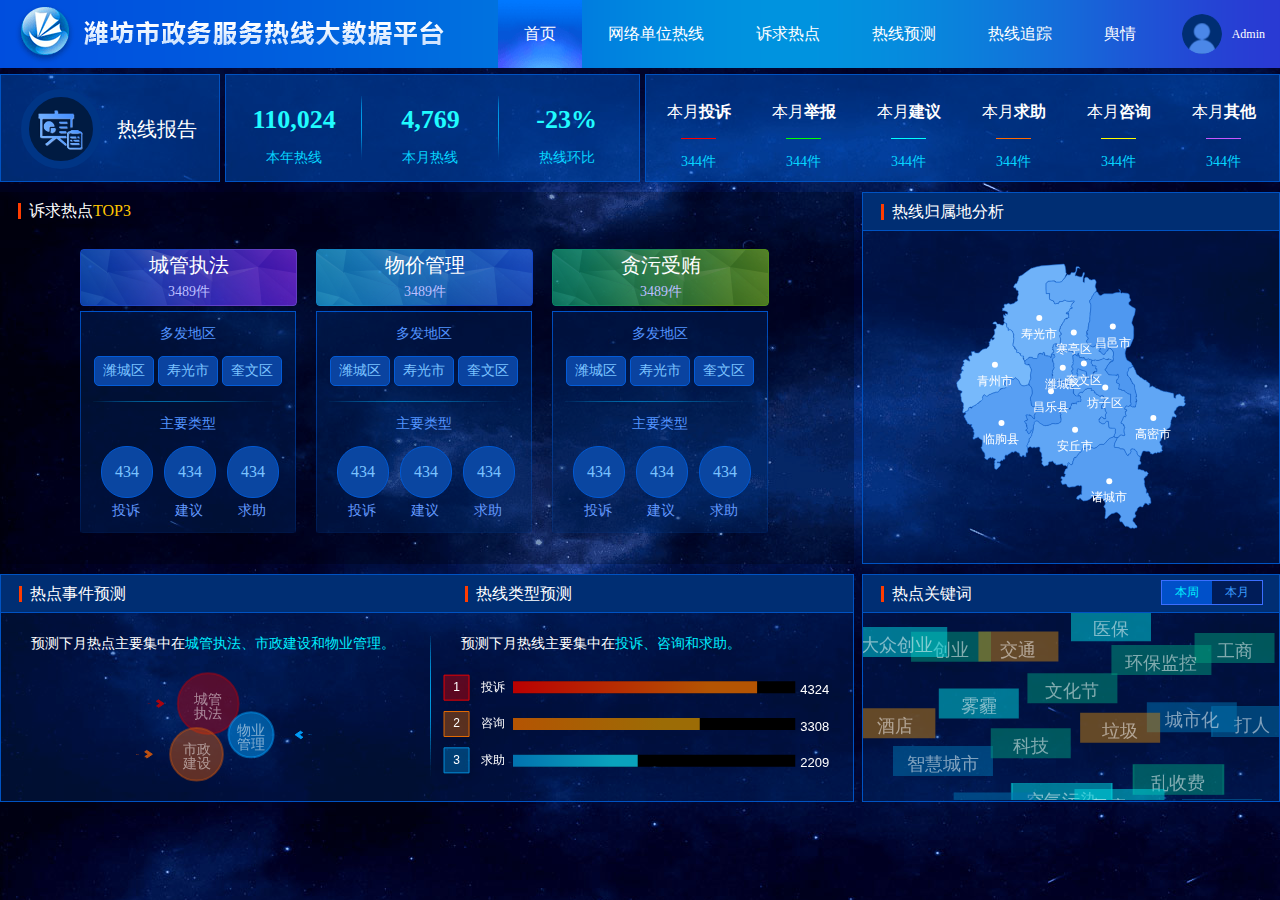
<file: html/index.html>
<!DOCTYPE html>
<html lang="en">

	<head>
		<meta http-equiv="X-UA-Compatible" content="IE=edge,chrome=1" />
		<meta name="renderer" content="webkit">
		<meta charset="UTF-8">
		<link rel="stylesheet" type="text/css" href="../css/common.css" />
		<link rel="stylesheet" type="text/css" href="../css/index.css">
		<script type="text/javascript" src='../js/tool/respond.js'></script>
		<title>民意总览</title>
	</head>
	<body>
		<div class="header">
			<div>
				<div class="inner">
					<a href="index.html">
						<h1 class="logo fl">
					<img src="../images/title.png"/>
				</h1>
					</a>
					<div class="admin fr">
						<div class="admin_icon"></div>
						<div class="admin_name">Admin</div>
					</div>
					<div class="userArea fr">
						<a href="index.html" class="head_btn active">首页</a>
						<a href="wldwrx.html" class="head_btn">网络单位热线</a>
						<a href="sqrd.html" class="head_btn">诉求热点</a>
						<a href="rxyc.html" class="head_btn">热线预测</a>
						<a href="rxzz.html" class="head_btn">热线追踪</a>
						<a href="#" class="head_btn">舆情</a>
					</div>
				</div>
			</div>
		</div>
		<div class="index_content">
			<div class="ic_wrap">
				<div class="ic_top">
					<div class="ict_l">
						<a href="rxbg.html">
							<div class="myd">
								<div id="myd_chart">
	
								</div>
								<div class="mydMsg">
									热线报告
								</div>
							</div>
						</a>
						
					</div>
					<div class="ict_m">
						<div class="index_data1">
							<div>
								110,024
							</div>
							<p>本年热线</p>
						</div>
						<div class="index_data2">
							<div>
								4,769
							</div>
							<p>本月热线</p>
						</div>
						<div class="index_data3">
							<div>
								-23%<i class="down_mark"></i>
							</div>
							<p>热线环比</p>
						</div>
					</div>
					<div class="ict_r">
						<a href="lxzq.html">
							<div id="ict_r1">
								<div>本月<span>投诉</spna></div>
								<span></span>
								<p>344件</p>
							</div>
						</a>
						<a href="lxzq.html">
							<div id="ict_r2">
								<div>本月<span>举报</spna></div>
								<span></span>
								<p>344件</p>
							</div>
						</a>
						<a href="lxzq.html">
							<div id="ict_r3">
								<div>本月<span>建议</spna></div>
								<span></span>
								<p>344件</p>
							</div>
						</a>
						<a href="lxzq.html">
							<div id="ict_r4">
								<div>本月<span>求助</spna></div>
								<span></span>
								<p>344件</p>
							</div>
						</a>
						<a href="lxzq.html">
							<div id="ict_r5">
								<div>本月<span>咨询</spna></div>
								<span></span>
								<p>344件</p>
							</div>
						</a>
						<a href="lxzq.html">
							<div id="ict_r6">
								<div>本月<span>其他</spna></div>
								<span></span>
								<p>344件</p>
							</div>
						</a>
					</div>
				</div>
				<div class="ic_btm">
					<div class="icb_l">
						<div class="icbl_t">
							<div class="pubTitle newtit">
								<p>诉求热点<span style="color: #ffc600;">TOP3</span></p>
							</div>
							
							
							<div class="com_hot-detiles topstyle">
										<dl class="department">
											<dt>城管执法</dt>
											<dd>3489件</dd>
										</dl>
										<div class="com_hot_border">
											<p class="com_hot_title">多发地区</p>
											<ol class="com_hot_area cf">
												<li class="no_border">潍城区</li>
												<li>寿光市</li>
												<li>奎文区</li>
											</ol>
											<p class="com_hot_title">主要类型</p>
											<div class="main_type cf">
												<div class="main_type_box">
													<h4>434</h4>
													<h5>投诉</h5>
												</div>
												<div class="main_type_box">
													<h4>434</h4>
													<h5>建议</h5>
												</div>
												<div class="main_type_box">
													<h4>434</h4>
													<h5>求助</h5>
												</div>
												<div class="slider">
													<span></span>
													<span></span>
													<span></span>
													<span></span>
													<span></span>
													<span></span>
												</div>
											</div>
										</div>
										
									</div>
									<div class="com_hot-detiles">
										<dl class="department department2">
											<dt>物价管理</dt>
											<dd>3489件</dd>
										</dl>
										<div class="com_hot_border">
											<p class="com_hot_title">多发地区</p>
											<ol class="com_hot_area cf">
												<li class="no_border">潍城区</li>
												<li>寿光市</li>
												<li>奎文区</li>
											</ol>
											<p class="com_hot_title">主要类型</p>
											<div class="main_type cf">
												<div class="main_type_box">
													<h4>434</h4>
													<h5>投诉</h5>
												</div>
												<div class="main_type_box">
													<h4>434</h4>
													<h5>建议</h5>
												</div>
												<div class="main_type_box">
													<h4>434</h4>
													<h5>求助</h5>
												</div>
												<div class="slider">
													<span></span>
													<span></span>
													<span></span>
													<span></span>
													<span></span>
													<span></span>
												</div>
											</div>
										</div>
										
									</div>
									<div class="com_hot-detiles">
										<dl class="department department3">
											<dt>贪污受贿</dt>
											<dd>3489件</dd>
										</dl>
										<div class="com_hot_border">
											<p class="com_hot_title">多发地区</p>
											<ol class="com_hot_area cf">
												<li class="no_border">潍城区</li>
												<li>寿光市</li>
												<li>奎文区</li>
											</ol>
											<p class="com_hot_title">主要类型</p>
											<div class="main_type cf">
												<div class="main_type_box">
													<h4>434</h4>
													<h5>投诉</h5>
												</div>
												<div class="main_type_box">
													<h4>434</h4>
													<h5>建议</h5>
												</div>
												<div class="main_type_box">
													<h4>434</h4>
													<h5>求助</h5>
												</div>
												<div class="slider">
													<span></span>
													<span></span>
													<span></span>
													<span></span>
													<span></span>
													<span></span>
												</div>
											</div>
										</div>
										
									</div>
							
							
						</div>
						<div class="icbl_b">
							<div class="pubTitle">
								<p class="rdsj">热点事件预测</p>
								<p class="rxlx">热线类型预测</p>
							</div>
							<div class="sjyc">
								<div class="charttxt">
									预测下月热点主要集中在<span>城管执法、市政建设和物业管理。</span>	
								</div>
								<div id="chart-wordcloud3">
									
								</div>
								
							</div>
							<div class="lxyc">
								<div class="charttxt">
									预测下月热线主要集中在<span>投诉、咨询和求助。</span>	
								</div>
								<div id="chart-bar">
									
								</div>
							</div>
							
						</div>
					</div>
					<div class="icb_r">
						
						<div class="icb_r1">
							<div class="pubTitle">
								<p>热线归属地分析</p>
							</div>
							<div id="main">
								
							</div>
							
						</div>
						<div class="icb_r2">
							<div class="pubTitle">
								<p>热点关键词</p>
								<div class="wf_tab">
									<div class="rlt active">
										本周
									</div>
									<div class="qxt">
										本月
									</div>
								</div>
							</div>
							<div id="chart-wordcloud2">
								
							</div>
						</div>
						
					</div>
				
				</div>
			</div>
		</div>

		
	</body>
	<script src="../js/tool/jquery.min.js" type="text/javascript" charset="utf-8"></script>
	<!--<script src="../js/tool/echarts3.3.1.js" type="text/javascript" charset="utf-8"></script>-->
	<!--<script src="../js/tool/d3.v4.js" type="text/javascript" charset="utf-8"></script>
	<script src="../js/tool/tweenjs-0.6.2.min.js" type="text/javascript" charset="utf-8"></script>-->
	<script src="../js/tool/esl.js" type="text/javascript" charset="utf-8"></script>
	
	<script src="../js/tool/jusf_eMap.js" type="text/javascript" charset="utf-8"></script>
	<script src="../js/tool/jusf_eGraph.js" type="text/javascript" charset="utf-8"></script>
	<script src="../js/tool/jusf_eBar.js" type="text/javascript" charset="utf-8"></script>
	
	<script src="../js/tool/getCommonMapData.js" type="text/javascript" charset="utf-8"></script>
	<script src="../js/tool/getGraphData.js" type="text/javascript" charset="utf-8"></script>
	<script src="../js/tool/getEBarData.js" type="text/javascript" charset="utf-8"></script>
	
	
	<script src="../js/index.js" type="text/javascript" charset="utf-8"></script>
</html>
</file>
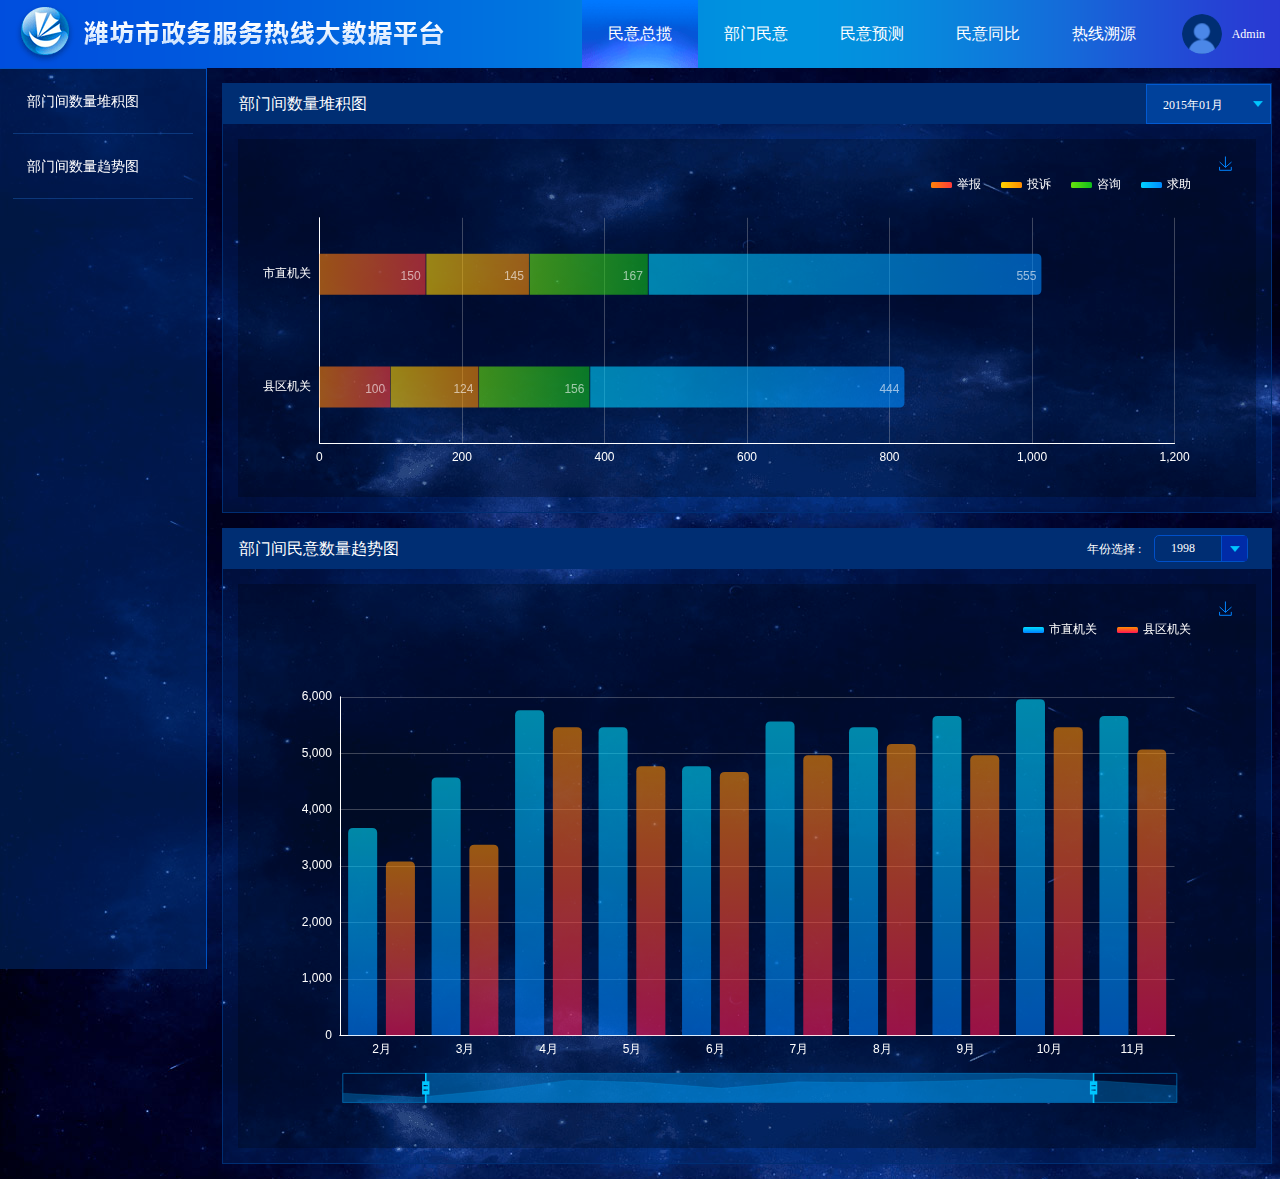
<file: html/DepartOpinion.html>
<!DOCTYPE html>
<html lang="en">

	<head>
		<meta http-equiv="X-UA-Compatible" content="IE=edge,chrome=1" />
		<meta name="renderer" content="webkit">
		<meta charset="UTF-8">
		<link rel="stylesheet" type="text/css" href="../css/common.css"/>
		<link rel="stylesheet" type="text/css" href="../css/DepartOpinion.css">
		<script type="text/javascript" src='../js/tool/respond.js'></script>
		<title>部门民意(部门间)</title>
	</head>

	<body>
		<div class="header">
			<div>
				<div class="inner">
					<a href="index.html">
						<h1 class="logo fl">
					<img src="../images/title.png"/>
				</h1>
					</a>
					<div class="admin fr">
						<div class="admin_icon"></div>
						<div class="admin_name">Admin</div>
					</div>
					<div class="userArea fr">
						<a href="index.html" class="head_btn active">民意总揽</a>
						<a class="head_btn dpo">部门民意</a>
						<a href="PubPre.html" class="head_btn">民意预测</a>
						<a href="PubYear.html" class="head_btn">民意同比</a>
						<a href="hotlineroots.html" class="head_btn">热线溯源</a>
						<div class="dpos">
							<a href="DepartOpinion.html">
								<div class="dpos1">
									部门总览
								</div>
							</a>
							<a href="DepartOpinionCity.html">
								<div class="dpos2">
									市直部门
								</div>
							</a>
							<a href="DepartOpinionCounty.html">
								<div class="dpos3">
									县区部门
								</div>
							</a>

						</div>
					</div>
				</div>
			</div>
		</div>
		<div id="mainWrap">
			<div id="leftBar">
				<ul>
					<!--左边栏data-a属性和它对应的图表块的id相对应-->
					<li data-a="a1">
						<a>部门间数量堆积图</a>
					</li>
					<li data-a="a2">
						<a>部门间数量趋势图</a>
					</li>
				</ul>
			</div>
			<div class="content">
				<div id="a1">
					<div class="c_title">
						部门间数量堆积图
						
						<!--选择年月-->
						<div class="monthPicker">
							<span id="mp_data">
								<span class="year"></span>年<span class="month"></span>月
							</span>
							<i class="pdown"></i>
							<div class="mp_days">
								<div class="mp_years">
									<div class="yearsleft">
										&lt;
									</div>
									<div class="yearssl">
										<div class="yearsin">
										</div>
									</div>
									<div class="yearsright">
										&gt;
									</div>
								</div>
								<div class="monsin">
									<div>01</div>
									<div>02</div>
									<div>03</div>
									<div>04</div>
									<div>05</div>
									<div>06</div>
									<div>07</div>
									<div>08</div>
									<div>09</div>
									<div>10</div>
									<div>11</div>
									<div>12</div>
								</div>
							</div>
						</div>
						<!--选择年月-->
						
					</div>
					<div class="c_chart">
						<div id="DepartNum">
							<div id="echart1">
								<!--echart图套两层div,内层绘图用id,外层宽高样式-->
							</div>
						</div>
					</div>
				</div>
				
				
				<div id="a2">
					<div class="c_title bmjmy">
						部门间民意数量趋势图
						
						<!--选择年份-->
						<div class="qyselect">
							年份选择 :
							<div class="qysl">
								<span class="qyselect_con"></span>
								<div class="down">
									<i></i>
								</div>
								<div class="sections">

								</div>
							</div>
						</div>
						<!--选择年份-->

					</div>
					<div class="c_chart">
						<div id="DepartNumTrend">
							<div id="echart2">

							</div>
						</div>
					</div>
				</div>
				
				
			</div>
		</div>
		<script src="../js/tool/jquery.min.js" type="text/javascript" charset="utf-8"></script>
		<script src="../js/tool/echarts3.3.1.js" type="text/javascript" charset="utf-8"></script>
		<script src="../js/DepartOpinion.js" type="text/javascript" charset="utf-8"></script>

	</body>

</html>
</file>
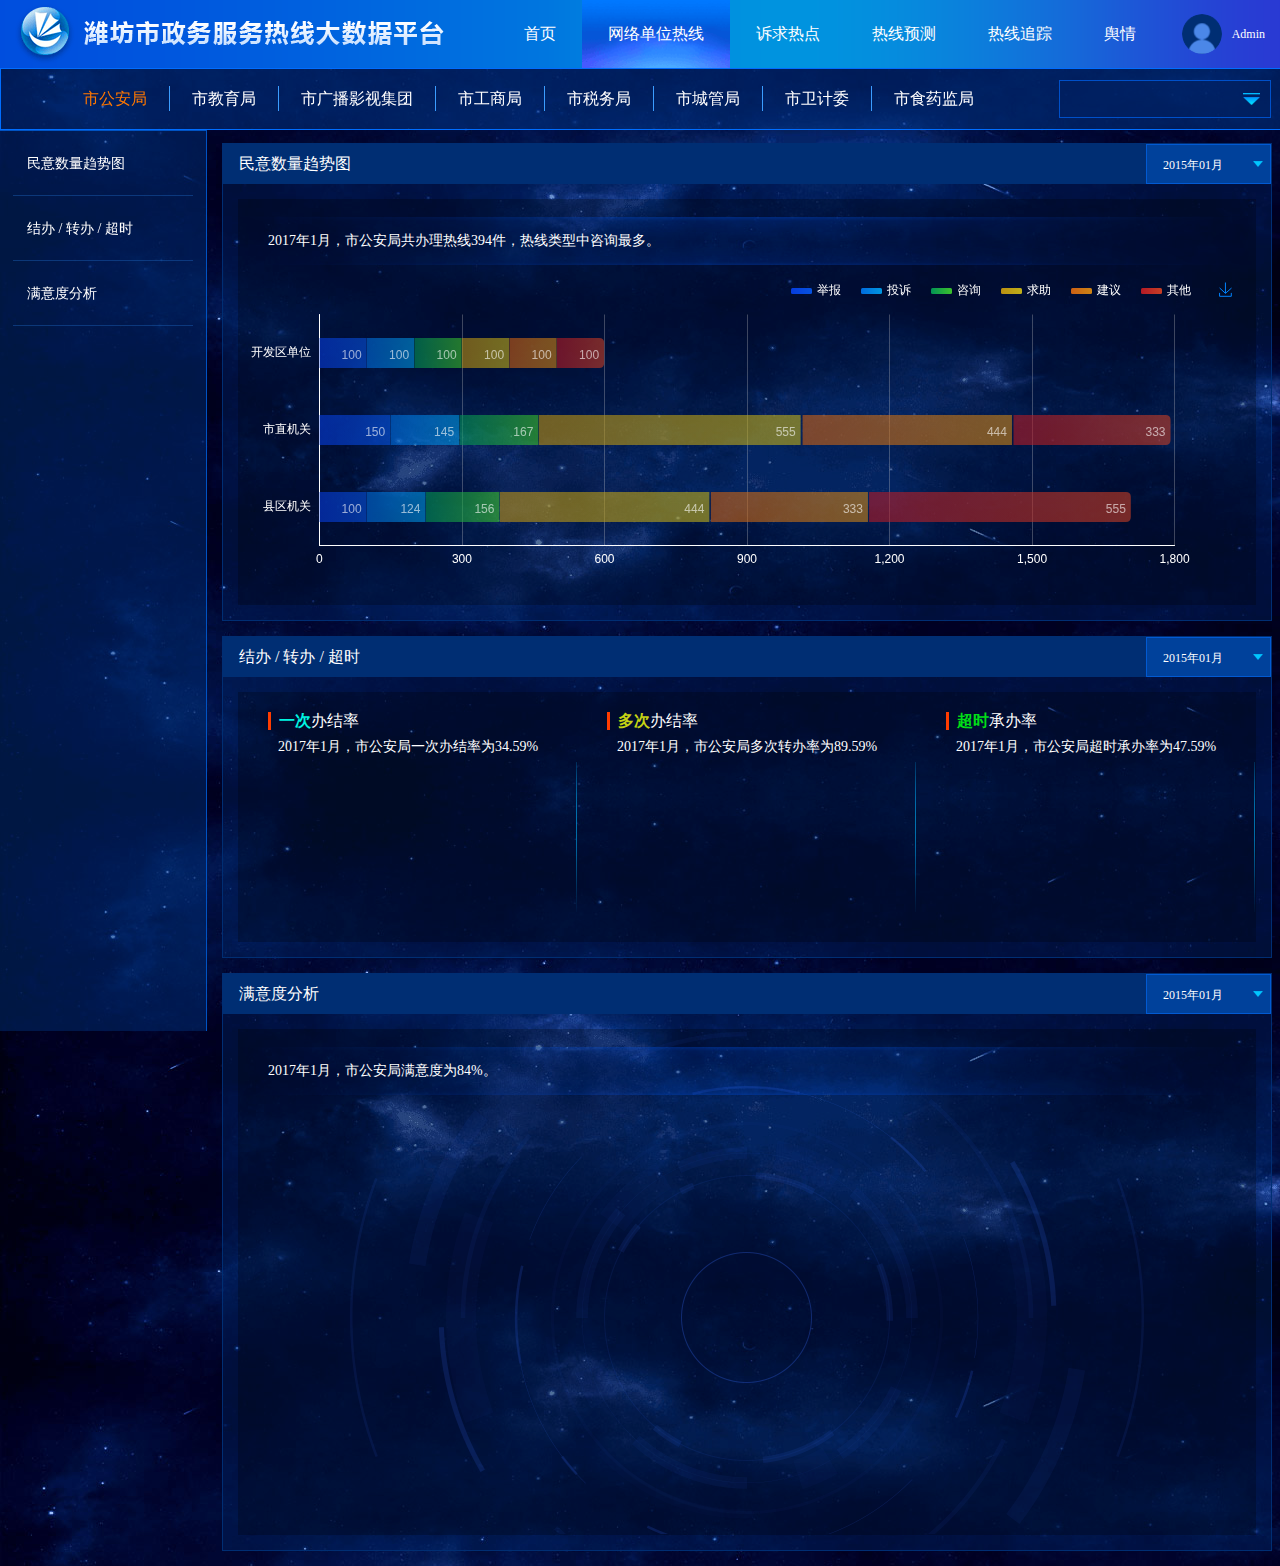
<file: html/dgdw.html>
<!DOCTYPE html>
<html lang="en">

	<head>
		<meta http-equiv="X-UA-Compatible" content="IE=edge,chrome=1" />
		<meta name="renderer" content="webkit">
		<meta charset="UTF-8">
		<link rel="stylesheet" type="text/css" href="../css/common.css"/>
		<link rel="stylesheet" type="text/css" href="../css/wldwrx.css">
		<script type="text/javascript" src='../js/tool/respond.js'></script>
		<title>部门民意(部门间)</title>
	</head>

	<body>
		<div class="header cf">
			<div>
				<div class="inner">
					<a href="index.html">
						<h1 class="logo fl">
					<img src="../images/title.png"/>
				</h1>
					</a>
					<div class="admin fr">
						<div class="admin_icon"></div>
						<div class="admin_name">Admin</div>
					</div>
					<div class="userArea fr">
						<a href="index.html" class="head_btn">首页</a>
						<a href="wldwrx.html" class="head_btn active">网络单位热线</a>
						<a href="sqrd.html" class="head_btn">诉求热点</a>
						<a href="rxyc.html" class="head_btn">热线预测</a>
						<a href="rxzz.html" class="head_btn">热线追踪</a>
						<a href="#" class="head_btn">舆情</a>
					</div>
				</div>
			</div>
		</div>
		<nav class="nav cf">
			<ul class="nav_ul">
				<li>
					<a href="javascript:void(0)" class="active">市公安局</a>
				</li>
				<li>
					<a href="javascript:void(0)">市教育局</a>
				</li>
				<li>
					<a href="javascript:void(0)">市广播影视集团</a>
				</li>
				<li>
					<a href="javascript:void(0)">市工商局</a>
				</li>
				<li>
					<a href="javascript:void(0)">市税务局</a>
				</li>
				<li>
					<a href="javascript:void(0)">市城管局</a>
				</li>
				<li>
					<a href="javascript:void(0)">市卫计委</a>
				</li>
				<li>
					<a href="javascript:void(0)" class="no_border">市食药监局</a>
				</li>
			</ul>
			<div class="select_nav">
				<span id="select_drop"></span>
				<!-- <select name="" id=""></select> -->
			</div>
		</nav>
		<div id="mainWrap">
			<div id="leftBar">
				<ul>
					<!--左边栏data-a属性和它对应的图表块的id相对应-->
					<li data-a="a1">
						<a>民意数量趋势图</a>
					</li>
					<li data-a="a2">
						<a>结办 / 转办 / 超时</a>
					</li>
					<li data-a="a3">
						<a>满意度分析</a>
					</li>
				</ul>
			</div>
			<div class="content">
				<div id="a1">
					<div class="c_title">
						民意数量趋势图
						
						<!--选择年月-->
						<div class="monthPicker">
							<span id="mp_data">
								<span class="year"></span>年<span class="month"></span>月
							</span>
							<i class="pdown"></i>
							<div class="mp_days">
								<div class="mp_years">
									<div class="yearsleft">
										&lt;
									</div>
									<div class="yearssl">
										<div class="yearsin">
										</div>
									</div>
									<div class="yearsright">
										&gt;
									</div>
								</div>
								<div class="monsin">
									<div>01</div>
									<div>02</div>
									<div>03</div>
									<div>04</div>
									<div>05</div>
									<div>06</div>
									<div>07</div>
									<div>08</div>
									<div>09</div>
									<div>10</div>
									<div>11</div>
									<div>12</div>
								</div>
							</div>
						</div>
						<!--选择年月-->
						
					</div>
					<div class="c_chart">
						<div id="DepartNumTrend">
							<h3 class="chartTitle">2017年1月，市公安局共办理热线394件，热线类型中咨询最多。</h3>
							<div id="echart1">
								<!--echart图套两层div,内层绘图用id,外层宽高样式-->
							</div>
						</div>
					</div>
				</div>
				
				
				<div id="a2">
					<div class="c_title1 bmjmy">
						结办 / 转办 / 超时
						
						<div class="monthPicker">
							<span id="mp_data">
								<span class="year"></span>年<span class="month"></span>月
							</span>
							<i class="pdown"></i>
							<div class="mp_days">
								<div class="mp_years">
									<div class="yearsleft">
										&lt;
									</div>
									<div class="yearssl">
										<div class="yearsin">
										</div>
									</div>
									<div class="yearsright">
										&gt;
									</div>
								</div>
								<div class="monsin">
									<div>01</div>
									<div>02</div>
									<div>03</div>
									<div>04</div>
									<div>05</div>
									<div>06</div>
									<div>07</div>
									<div>08</div>
									<div>09</div>
									<div>10</div>
									<div>11</div>
									<div>12</div>
								</div>
							</div>
						</div>
						<!--选择年月-->
						<!---->
						<!-- <div class="qyselect">
							<div class="qysl">
								<span class="qyselect_con"></span>
								<div class="down">
									<i></i>
								</div>
								<div class="sections">
						
								</div>
							</div>
						</div> -->
						<!---->
					</div>
					<div class="c_chart">
						<div id="DepartTypecircle_d">
							<div class="echart_box">
								<div class="btit">
									<div class="btit_txt">
										<b style="color: #00f4e1">一次</b><span>办结率</span>
									</div>
									<p>2017年1月，市公安局一次办结率为34.59%</p>
								</div>
								<div class="echart_container" id="echarts1"></div>
							</div>
							<div class="echart_box">
								<div class="btit">
									<div class="btit_txt">
										<b style="color: #c5d314">多次</b><span>办结率</span>
									</div>
									<p>2017年1月，市公安局多次转办率为89.59%</p>
								</div>
								<div class="echart_container" id="echarts1"></div>
							</div>
							<div class="echart_box no_bg">
								<div class="btit">
									<div class="btit_txt">
										<b style="color: #00de16">超时</b><span>承办率</span>
									</div>
									<p>2017年1月，市公安局超时承办率为47.59%</p>
								</div>
								<div class="echart_container" id="echarts1"></div>
							</div>
						</div>
					</div>
				</div>
				
				
				<div id="a3">
					<div class="c_title2 bmjmy">
						满意度分析
						
						<div class="monthPicker">
							<span id="mp_data">
								<span class="year"></span>年<span class="month"></span>月
							</span>
							<i class="pdown"></i>
							<div class="mp_days">
								<div class="mp_years">
									<div class="yearsleft">
										&lt;
									</div>
									<div class="yearssl">
										<div class="yearsin">
										</div>
									</div>
									<div class="yearsright">
										&gt;
									</div>
								</div>
								<div class="monsin">
									<div>01</div>
									<div>02</div>
									<div>03</div>
									<div>04</div>
									<div>05</div>
									<div>06</div>
									<div>07</div>
									<div>08</div>
									<div>09</div>
									<div>10</div>
									<div>11</div>
									<div>12</div>
								</div>
							</div>
						</div>
						<!--选择年月-->
						<!---->
						<!-- <div class="qyselect">
							<div class="qysl">
								<span class="qyselect_con"></span>
								<div class="down">
									<i></i>
								</div>
								<div class="sections">
						
								</div>
							</div>
						</div> -->
						<!---->
					</div>
					<div class="c_chart">
						<div id="DepartHotCircle" class="DepartTypecircle_bg">
							<h3 class="chartTitle">2017年1月，市公安局满意度为84%。</h3>
							<div id="echart3">

							</div>
						</div>
					</div>
				</div>
	
			</div>
		</div>
		<script src="../js/tool/jquery.min.js" type="text/javascript" charset="utf-8"></script>
		<script src="../js/tool/echarts3.3.1.js" type="text/javascript" charset="utf-8"></script>
		<script src="../js/wldwrx.js" type="text/javascript" charset="utf-8"></script>

	</body>

</html>
</file>
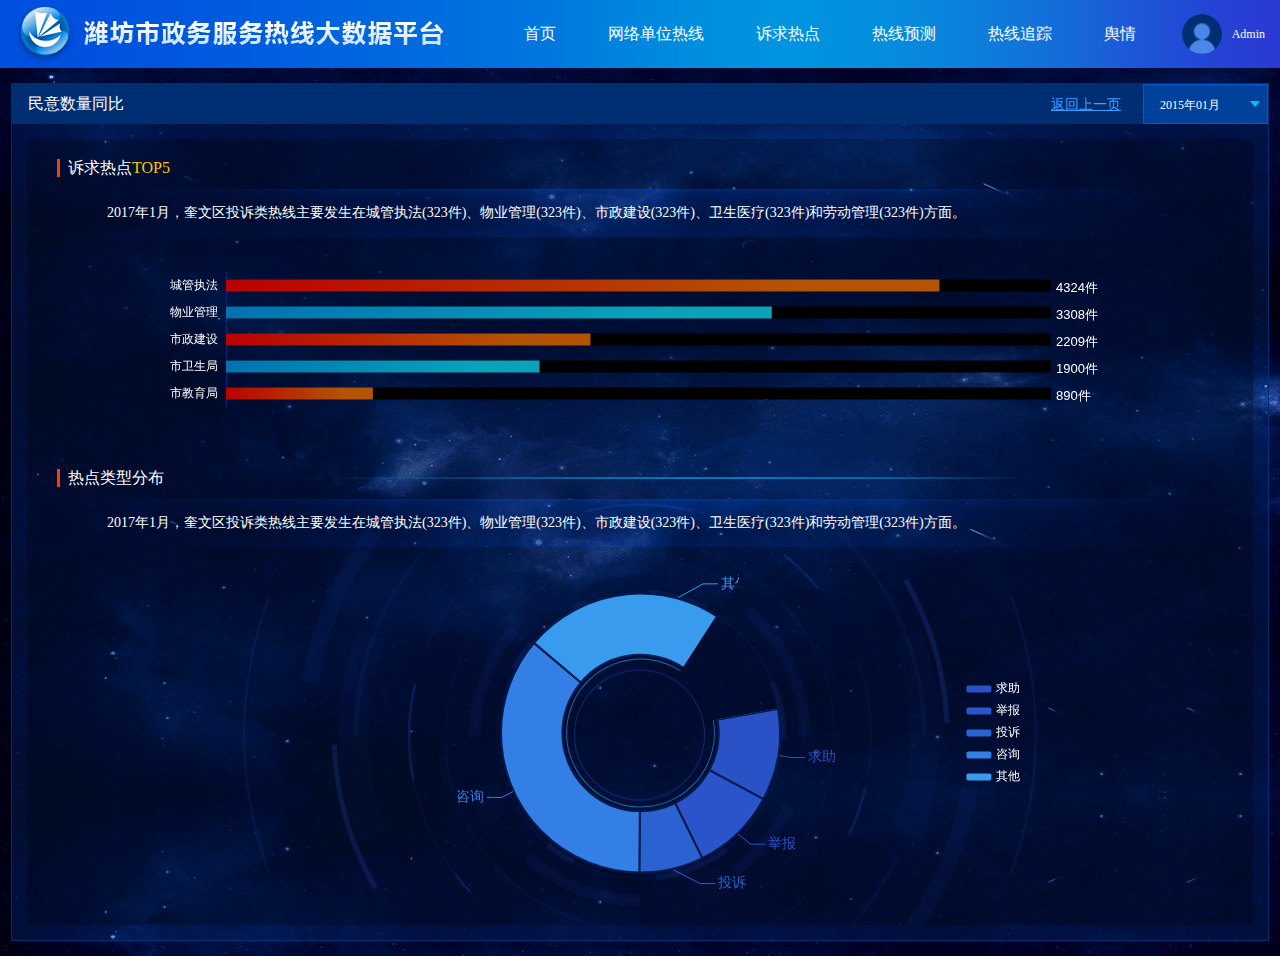
<file: html/dqzq.html>
<!DOCTYPE html>
<html lang="en">

	<head>
		<meta http-equiv="X-UA-Compatible" content="IE=edge,chrome=1" />
		<meta name="renderer" content="webkit">
		<meta charset="UTF-8">
		<link rel="stylesheet" type="text/css" href="../css/common.css" />
		<link rel="stylesheet" type="text/css" href="../css/dqzq.css">
		<script src="../js/tool/respond.js" type="text/javascript" charset="utf-8"></script>
		<title>民意同比</title>
	</head>

	<body>
		<div class="header">
			<div>
				<div class="inner">
					<a href="index.html">
						<h1 class="logo fl">
					<img src="../images/title.png"/>
				</h1>
					</a>
					<div class="admin fr">
						<div class="admin_icon"></div>
						<div class="admin_name">Admin</div>
					</div>
					<div class="userArea fr">
						<a href="index.html" class="head_btn">首页</a>
						<a href="wldwrx.html" class="head_btn">网络单位热线</a>
						<a href="sqrd.html" class="head_btn">诉求热点</a>
						<a href="rxyc.html" class="head_btn">热线预测</a>
						<a href="rxzz.html" class="head_btn">热线追踪</a>
						<a href="#" class="head_btn">舆情</a>
					</div>
				</div>
			</div>
		</div>
		<div id="mainWrap">
			<div class="content">
				<div>
					<div class="c_title" id="t1">
						民意数量同比
						

						
						<!--选择年月-->
						<div class="monthPicker">
							<span id="mp_data">
								<span class="year"></span>年<span class="month"></span>月
							</span>
							<i class="pdown"></i>
							<div class="mp_days">
								<div class="mp_years">
									<div class="yearsleft">
										&lt;
									</div>
									<div class="yearssl">
										<div class="yearsin">
										</div>
									</div>
									<div class="yearsright">
										&gt;
									</div>
								</div>
								<div class="monsin">
									<div>01</div>
									<div>02</div>
									<div>03</div>
									<div>04</div>
									<div>05</div>
									<div>06</div>
									<div>07</div>
									<div>08</div>
									<div>09</div>
									<div>10</div>
									<div>11</div>
									<div>12</div>
								</div>
							</div>
						</div>
						<!--选择年月-->
						
						<div class="returnh">
							<a href="index.html">返回上一页</a>
						</div>
						
					</div>
					<div class="c_chart">
						<div id="chart1">
							<div id="block1">
								<div class="btit">
									<div class="btit_txt">
										诉求热点<span style="color: #ffc600;">TOP5</span>
									</div>
								</div>
								
								<h3 class="chartTitle">2017年1月，奎文区投诉类热线主要发生在城管执法(323件)、物业管理(323件)、市政建设(323件)、卫生医疗(323件)和劳动管理(323件)方面。</h3>
								<div id="echart1">
									
								</div>
							</div>
							<div id="block2">
								<div class="btit">
									<div class="btit_txt txt_line">
										热点类型分布
									</div>
								</div>
								<h3 class="chartTitle">2017年1月，奎文区投诉类热线主要发生在城管执法(323件)、物业管理(323件)、市政建设(323件)、卫生医疗(323件)和劳动管理(323件)方面。</h3>
								<div id="echart2">
									
								</div>
							</div>
						</div>
					</div>
				</div>
				
			</div>
		</div>
		<script src="../js/tool/jquery.min.js" type="text/javascript" charset="utf-8"></script>
		<script src="../js/tool/echarts3.3.1.js" type="text/javascript" charset="utf-8"></script>
		<script src="../js/tool/jusf_eBar.js" type="text/javascript" charset="utf-8"></script>
		<script src="../js/tool/jusf_ePie.js" type="text/javascript" charset="utf-8"></script>
		<script src="../js/dqzq.js" type="text/javascript" charset="utf-8"></script>
	</body>

</html>
</file>
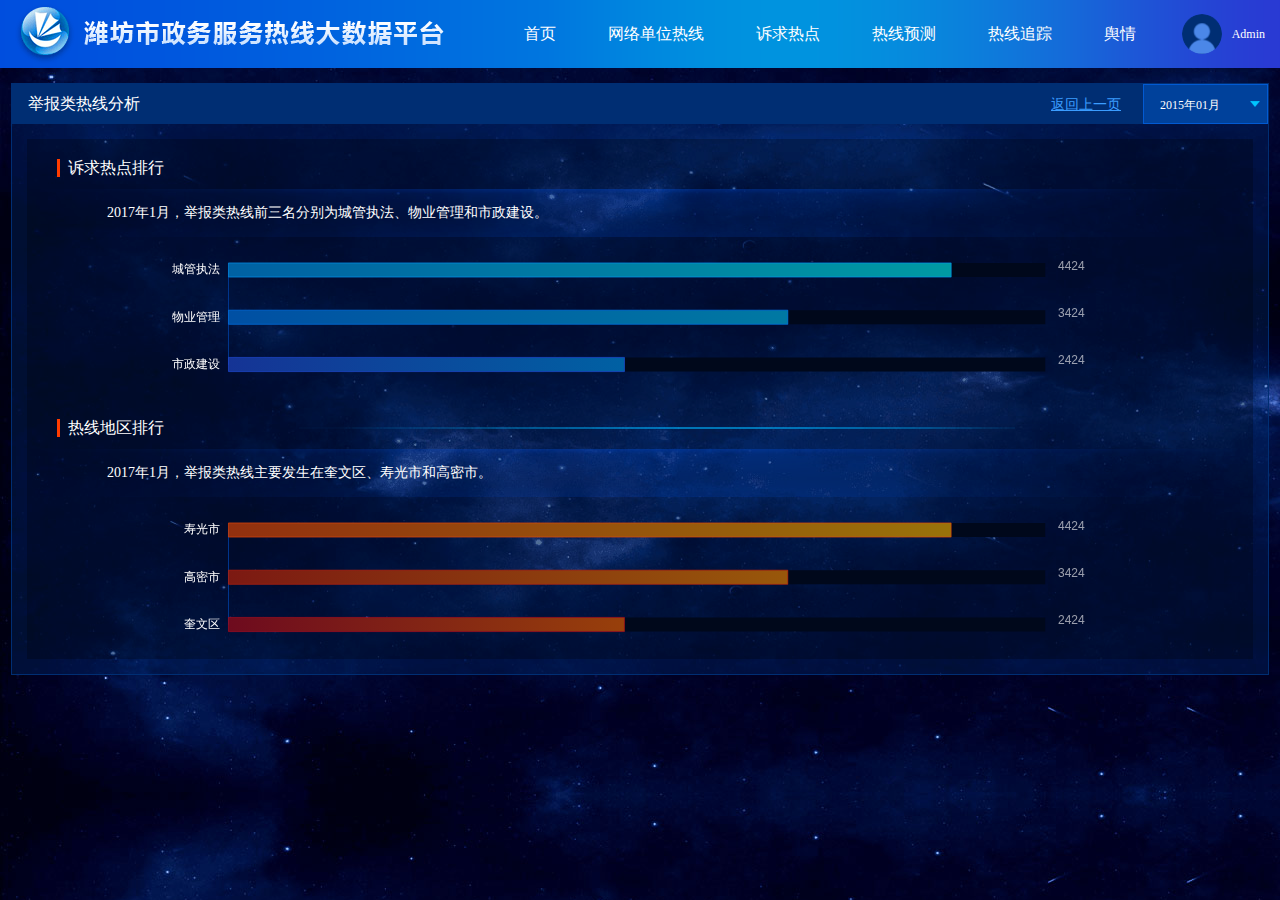
<file: html/lxzq.html>
<!DOCTYPE html>
<html lang="en">

	<head>
		<meta http-equiv="X-UA-Compatible" content="IE=edge,chrome=1" />
		<meta name="renderer" content="webkit">
		<meta charset="UTF-8">
		<link rel="stylesheet" type="text/css" href="../css/common.css" />
		<link rel="stylesheet" type="text/css" href="../css/lxzq.css">
		<script src="../js/tool/respond.js" type="text/javascript" charset="utf-8"></script>
		<title>民意同比</title>
	</head>

	<body>
		<div class="header">
			<div>
				<div class="inner">
					<a href="index.html">
						<h1 class="logo fl">
					<img src="../images/title.png"/>
				</h1>
					</a>
					<div class="admin fr">
						<div class="admin_icon"></div>
						<div class="admin_name">Admin</div>
					</div>
					<div class="userArea fr">
						<a href="index.html" class="head_btn">首页</a>
						<a href="wldwrx.html" class="head_btn">网络单位热线</a>
						<a href="sqrd.html" class="head_btn">诉求热点</a>
						<a href="rxyc.html" class="head_btn">热线预测</a>
						<a href="rxzz.html" class="head_btn">热线追踪</a>
						<a href="#" class="head_btn">舆情</a>
					</div>
				</div>
			</div>
		</div>
		<div id="mainWrap">
			<div class="content">
				<div>
					<div class="c_title" id="t1">
						举报类热线分析
						

						
						<!--选择年月-->
						<div class="monthPicker">
							<span id="mp_data">
								<span class="year"></span>年<span class="month"></span>月
							</span>
							<i class="pdown"></i>
							<div class="mp_days">
								<div class="mp_years">
									<div class="yearsleft">
										&lt;
									</div>
									<div class="yearssl">
										<div class="yearsin">
										</div>
									</div>
									<div class="yearsright">
										&gt;
									</div>
								</div>
								<div class="monsin">
									<div>01</div>
									<div>02</div>
									<div>03</div>
									<div>04</div>
									<div>05</div>
									<div>06</div>
									<div>07</div>
									<div>08</div>
									<div>09</div>
									<div>10</div>
									<div>11</div>
									<div>12</div>
								</div>
							</div>
						</div>
						<!--选择年月-->
						
						<div class="returnh">
							<a href="index.html">返回上一页</a>
						</div>
						
					</div>
					<div class="c_chart">
						<div id="chart1">
							<div id="block1">
								<div class="btit">
									<div class="btit_txt">
										诉求热点排行
									</div>
								</div>
								
								<h3 class="chartTitle">2017年1月，举报类热线前三名分别为城管执法、物业管理和市政建设。</h3>
								<div id="echart1">
									
								</div>
							</div>
							<div id="block2">
								<div class="btit">
									<div class="btit_txt txt_line">
										热线地区排行
									</div>
								</div>
								<h3 class="chartTitle">2017年1月，举报类热线主要发生在奎文区、寿光市和高密市。</h3>
								<div id="echart2">
									
								</div>
							</div>
						</div>
					</div>
				</div>
				
			</div>
		</div>
		<script src="../js/tool/jquery.min.js" type="text/javascript" charset="utf-8"></script>
		<script src="../js/tool/echarts3.3.1.js" type="text/javascript" charset="utf-8"></script>
		<script src="../js/tool/jusf_eBar.js" type="text/javascript" charset="utf-8"></script>
		<script src="../js/tool/jusf_ePie.js" type="text/javascript" charset="utf-8"></script>
		<script src="../js/lxzq.js" type="text/javascript" charset="utf-8"></script>
	</body>

</html>
</file>
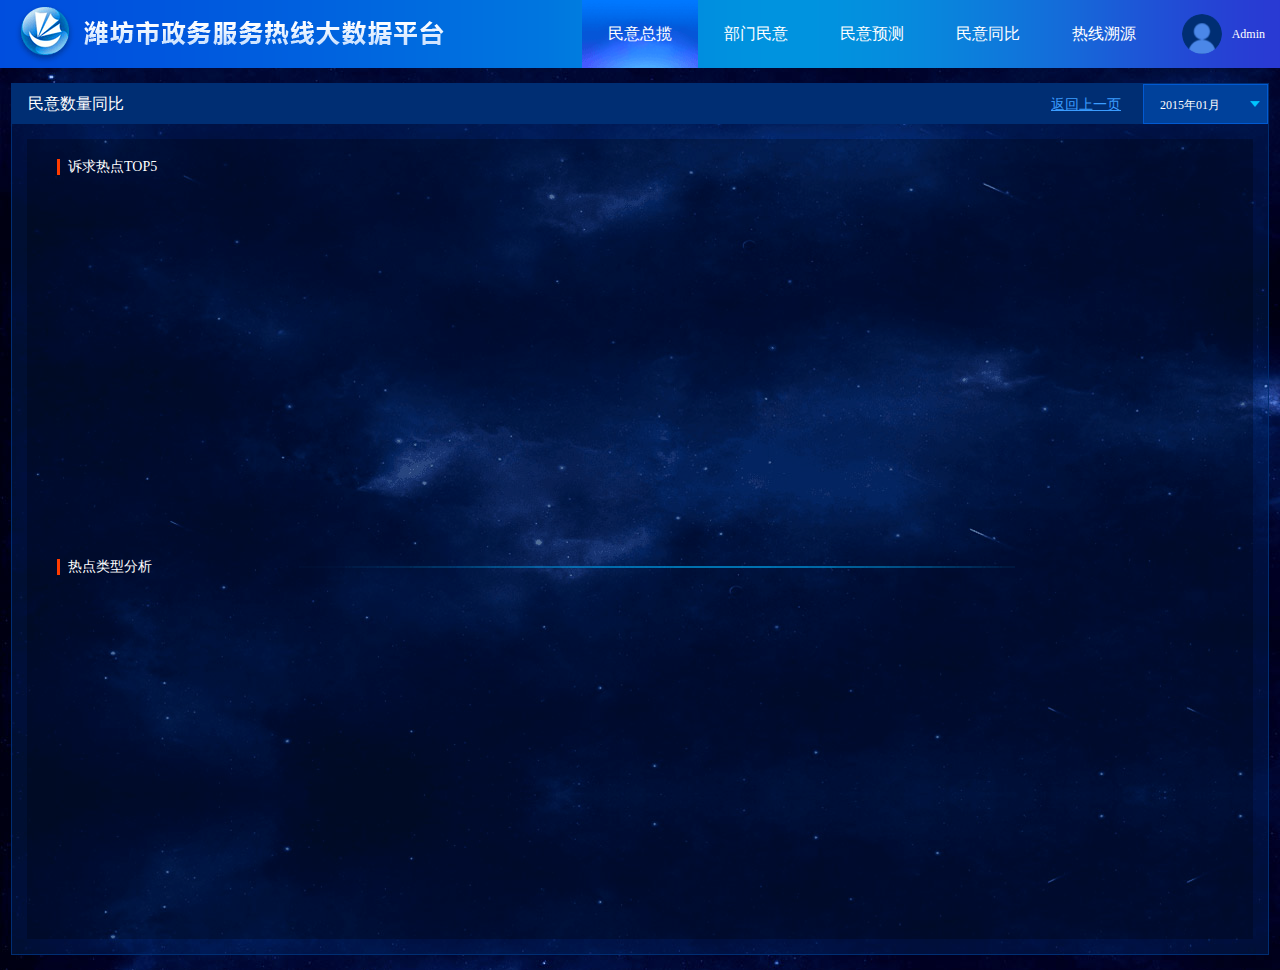
<file: html/module.html>
<!DOCTYPE html>
<html lang="en">

	<head>
		<meta http-equiv="X-UA-Compatible" content="IE=edge,chrome=1" />
		<meta name="renderer" content="webkit">
		<meta charset="UTF-8">
		<link rel="stylesheet" type="text/css" href="../css/common.css" />
		<link rel="stylesheet" type="text/css" href="../css/module.css">
		<script src="../js/tool/respond.js" type="text/javascript" charset="utf-8"></script>
		<title>民意同比</title>
	</head>

	<body>
		<div class="header">
			<div>
				<div class="inner">
					<a href="index.html">
						<h1 class="logo fl">
					<img src="../images/title.png"/>
				</h1>
					</a>
					<div class="admin fr">
						<div class="admin_icon"></div>
						<div class="admin_name">Admin</div>
					</div>
					<div class="userArea fr">
						<a href="index.html" class="head_btn active">民意总揽</a>
						<a class="head_btn dpo">部门民意</a>
						<a href="PubPre.html" class="head_btn">民意预测</a>
						<a href="PubYear.html" class="head_btn">民意同比</a>
						<a href="hotlineroots.html" class="head_btn">热线溯源</a>
						<div class="dpos">
							<a href="DepartOpinion.html">
								<div class="dpos1">
									部门总览
								</div>
							</a>
							<a href="DepartOpinionCity.html">
								<div class="dpos2">
									市直部门
								</div>
							</a>
							<a href="DepartOpinionCounty.html">
								<div class="dpos3">
									县区部门
								</div>
							</a>

						</div>
					</div>
				</div>
			</div>
		</div>
		<div id="mainWrap">
			<div class="content">
				<div>
					<div class="c_title" id="t1">
						民意数量同比
						

						
						<!--选择年月-->
						<div class="monthPicker">
							<span id="mp_data">
								<span class="year"></span>年<span class="month"></span>月
							</span>
							<i class="pdown"></i>
							<div class="mp_days">
								<div class="mp_years">
									<div class="yearsleft">
										&lt;
									</div>
									<div class="yearssl">
										<div class="yearsin">
										</div>
									</div>
									<div class="yearsright">
										&gt;
									</div>
								</div>
								<div class="monsin">
									<div>01</div>
									<div>02</div>
									<div>03</div>
									<div>04</div>
									<div>05</div>
									<div>06</div>
									<div>07</div>
									<div>08</div>
									<div>09</div>
									<div>10</div>
									<div>11</div>
									<div>12</div>
								</div>
							</div>
						</div>
						<!--选择年月-->
						
						<div class="returnh">
							<a href="">返回上一页</a>
						</div>
						
					</div>
					<div class="c_chart">
						<div id="chart1">
							<div id="block1">
								<div class="btit">
									<div class="btit_txt">
										诉求热点TOP5
									</div>
								</div>
							</div>
							<div id="block2">
								<div class="btit">
									<div class="btit_txt txt_line">
										热点类型分析
									</div>
								</div>
							</div>
						</div>
					</div>
				</div>
				
			</div>
		</div>
		<script src="../js/tool/jquery.min.js" type="text/javascript" charset="utf-8"></script>
		<script src="../js/tool/echarts3.3.1.js" type="text/javascript" charset="utf-8"></script>
		<script src="../js/module.js" type="text/javascript" charset="utf-8"></script>
	</body>

</html>
</file>
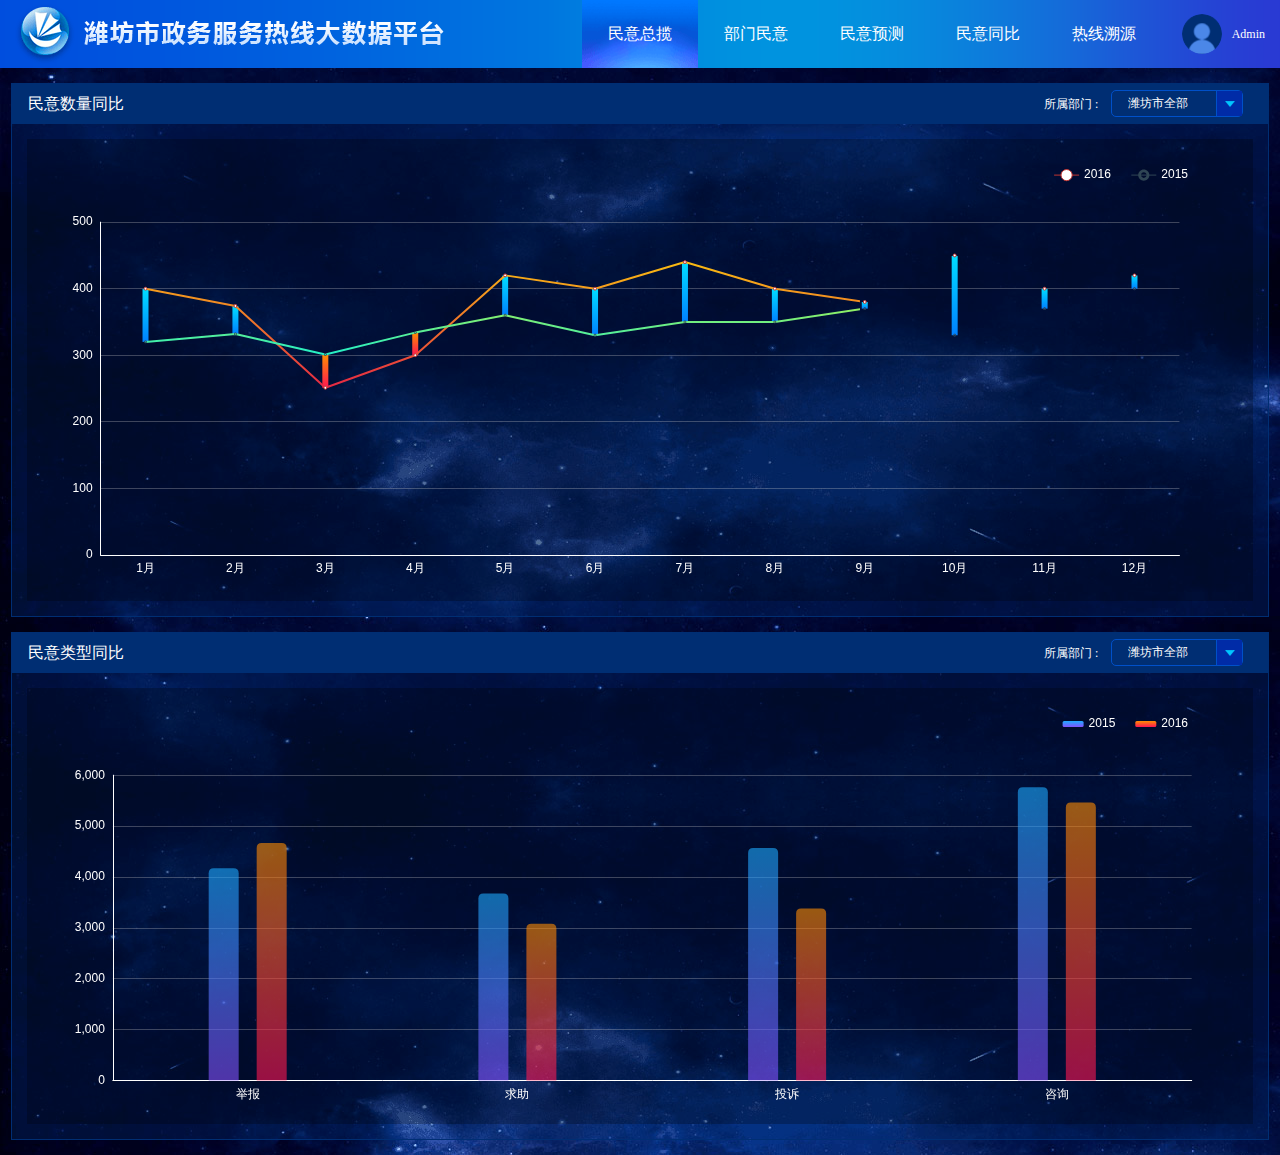
<file: html/PubYear.html>
<!DOCTYPE html>
<html lang="en">

	<head>
		<meta http-equiv="X-UA-Compatible" content="IE=edge,chrome=1" />
		<meta name="renderer" content="webkit">
		<meta charset="UTF-8">
		<link rel="stylesheet" type="text/css" href="../css/common.css" />
		<link rel="stylesheet" type="text/css" href="../css/PubYear.css">
		<script src="../js/tool/respond.js" type="text/javascript" charset="utf-8"></script>
		<title>民意同比</title>
	</head>

	<body>
		<div class="header">
			<div>
				<div class="inner">
					<a href="index.html">
						<h1 class="logo fl">
					<img src="../images/title.png"/>
				</h1>
					</a>
					<div class="admin fr">
						<div class="admin_icon"></div>
						<div class="admin_name">Admin</div>
					</div>
					<div class="userArea fr">
						<a href="index.html" class="head_btn active">民意总揽</a>
						<a class="head_btn dpo">部门民意</a>
						<a href="PubPre.html" class="head_btn">民意预测</a>
						<a href="PubYear.html" class="head_btn">民意同比</a>
						<a href="hotlineroots.html" class="head_btn">热线溯源</a>
						<div class="dpos">
							<a href="DepartOpinion.html">
								<div class="dpos1">
									部门总览
								</div>
							</a>
							<a href="DepartOpinionCity.html">
								<div class="dpos2">
									市直部门
								</div>
							</a>
							<a href="DepartOpinionCounty.html">
								<div class="dpos3">
									县区部门
								</div>
							</a>

						</div>
					</div>
				</div>
			</div>
		</div>
		<div id="mainWrap">
			<div class="content">
				<div>
					<div class="c_title" id="t1">
						民意数量同比
						<div class="qyselect">
							所属部门 :
							<div class="qysl">
								<span class="qyselect_con">
									潍坊市全部
								</span>
								<div class="pdown">
									<i></i>
								</div>
								<div class="sections">
									<div title="潍坊市全部">潍坊市全部</div>
									<div title="潍城区的撒防守反击离开房间耳机">潍城区的撒防守反击离开房间耳机</div>
									<div title="寒亭撒的发生区">寒亭撒的发生区</div>
									<div title="坊子区爱上发大是大非是多少">坊子区爱上发大是大非是多少</div>
									<div title="奎文区">奎文区</div>
									<div title="潍城区">潍城区</div>
									<div title="寒撒点粉舒服撒大事亭区">寒撒点粉舒服撒大事亭区</div>
									<div title="坊子区">坊子区</div>
									<div title="奎文区">奎文区</div>
									<div title="潍城区">潍城区</div>
									<div title="寒亭区">寒亭区</div>
									<div title="坊子区">坊子区</div>
									<div title="奎文区">奎文区</div>
									<div title="坊子区">坊子区</div>
									<div title="奎文区">奎文区</div>
									<div title="潍城区">潍城区</div>
									<div title="寒亭区">寒亭区</div>
									<div title="坊子区">坊子区</div>
									<div title="奎文区">奎文区</div>
								</div>
							</div>
						</div>
						
					</div>
					<div class="c_chart">
						<div id="chart1">
							<div id="echart1">

							</div>
						</div>
					</div>
				</div>
				<div>
					<div class="c_title" id="t2">
						民意类型同比
						<div class="qyselect">
							所属部门 :
							<div class="qysl">
								<span class="qyselect_con">
									潍坊市全部
								</span>
								<div class="pdown">
									<i></i>
								</div>
								<div class="sections">
									<div>潍坊市全部</div>
									<div>潍城区</div>
									<div>寒亭区</div>
									<div>坊子区</div>
									<div>奎文区</div>
								</div>
							</div>
						</div>
					</div>
					<div class="c_chart">
						<div id="chart2">
							<div id="echart2">

							</div>
						</div>
					</div>
				</div>
			</div>
		</div>
		<script src="../js/tool/jquery.min.js" type="text/javascript" charset="utf-8"></script>
		<script src="../js/tool/jquery.nicescroll.min.js" type="text/javascript" charset="utf-8"></script>
		<script src="../js/tool/echarts3.3.1.js" type="text/javascript" charset="utf-8"></script>
		<script src="../js/PubYear.js" type="text/javascript" charset="utf-8"></script>
	</body>

</html>
</file>
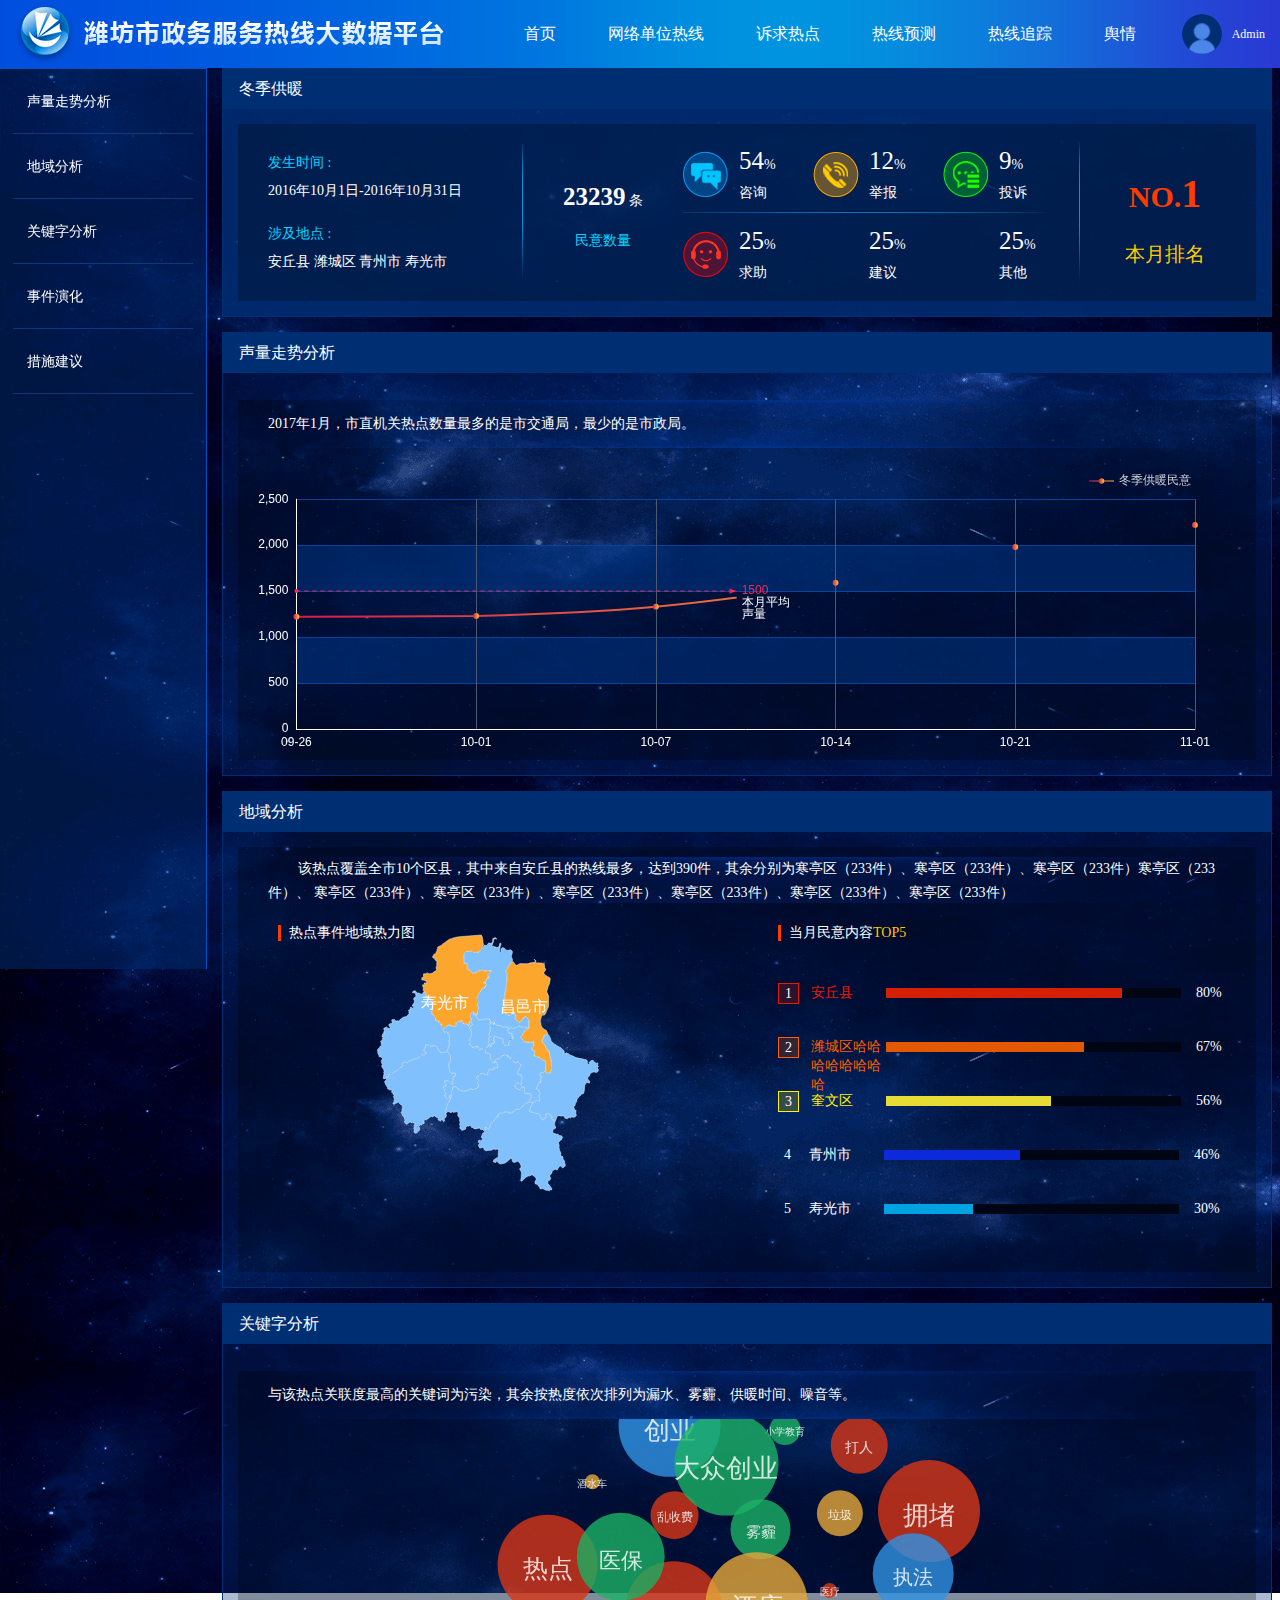
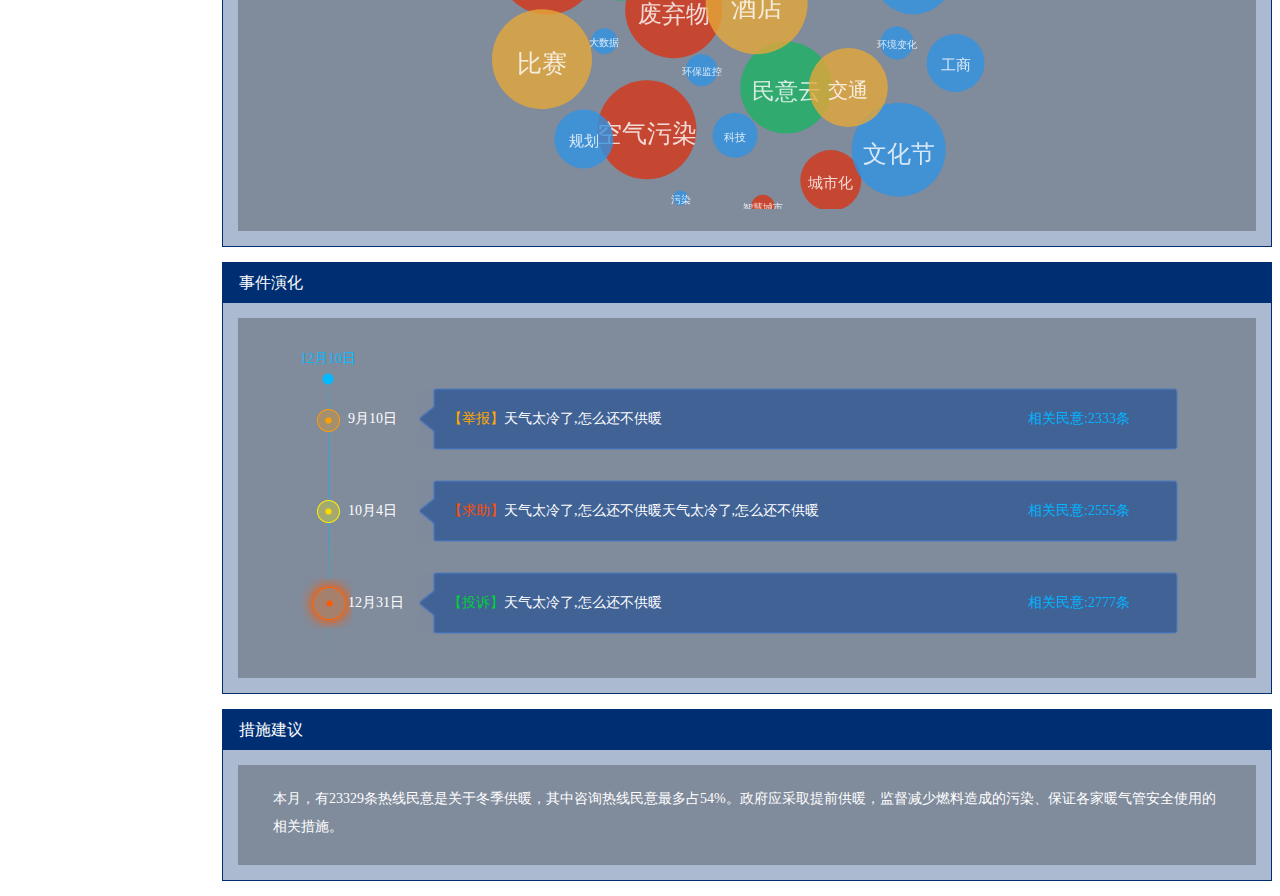
<file: html/rdgjc.html>
<!DOCTYPE html>
<html lang="en">

	<head>
		<meta http-equiv="X-UA-Compatible" content="IE=edge,chrome=1" />
		<meta name="renderer" content="webkit">
		<meta charset="UTF-8">
		<link rel="stylesheet" type="text/css" href="../css/common.css" />
		<link rel="stylesheet" type="text/css" href="../css/rdgjc.css">
		<script type="text/javascript" src='../js/tool/respond.js'></script>
		<title>热点事件分析</title>
	</head>

	<body>
		<div class="header">
			<div>
				<div class="inner">
					<a href="index.html">
						<h1 class="logo fl">
					<img src="../images/title.png"/>
				</h1>
					</a>
					<div class="admin fr">
						<div class="admin_icon"></div>
						<div class="admin_name">Admin</div>
					</div>
					<div class="userArea fr">
						<a href="index.html" class="head_btn">首页</a>
						<a href="wldwrx.html" class="head_btn">网络单位热线</a>
						<a href="sqrd.html" class="head_btn">诉求热点</a>
						<a href="rxyc.html" class="head_btn">热线预测</a>
						<a href="rxzz.html" class="head_btn">热线追踪</a>
						<a href="#" class="head_btn">舆情</a>
					</div>
				</div>
			</div>
		</div>
		<div id="mainWrap">
			<div id="leftBar">
				<ul>
					<li data-a="a1">
						<a>声量走势分析</a>
					</li>
					<li data-a="a2">
						<a>地域分析</a>
					</li>
					<li data-a="a3">
						<a>关键字分析</a>
					</li>
					<li data-a="a4">
						<a>事件演化</a>
					</li>
					<li data-a="a5">
						<a>措施建议</a>
					</li>
				</ul>
			</div>

			<div id="main_head">
				<div class="c_title">
					冬季供暖
				</div>
				<div class="c_chart">
					<div id="chart1">
						<div class="chart1_1">
							<div class="fssj">
								<p class="fssj_tt">
									发生时间 :
								</p>
								<p class="fssj_cn">
									2016年10月1日-2016年10月31日
								</p>
							</div>
							<div class="sjdd">
								<p class="sjdd_tt">
									涉及地点 :
								</p>
								<p class="sjdd_cn">
									安丘县 潍城区 青州市 寿光市
								</p>
							</div>
						</div>
						<div class="chart1_2">
							<div class="c121">
								<p class="c121p1">
									<span class="num_pub_n">23239</span>
									<span class="num_pub_t">条</span>
								</p>
								<p class="c121p2">
									<span class="num_pub">民意数量 </span>
								</p>
								
							</div>
							<div class="c122">
								<div class="c122s">
									<div class="c122ic ic1">

									</div>
									<div class="c122t">
										<p>
											<span class="datat1">54</span>%
										</p>
										<p>
											咨询
										</p>
									</div>
								</div>
								<div class="c122s">
									<div class="c122ic ic2">

									</div>
									<div class="c122t">
										<p>
											<span class="datat2">12</span>%
										</p>
										<p>
											举报
										</p>
									</div>
								</div>
								<div class="c122s">
									<div class="c122ic ic3">

									</div>
									<div class="c122t">
										<p>
											<span class="datat3">9</span>%
										</p>
										<p>
											投诉
										</p>
									</div>
								</div>
								<div class="c122s">
									<div class="c122ic ic4">

									</div>
									<div class="c122t">
										<p>
											<span class="datat4">25</span>%
										</p>
										<p>
											求助
										</p>
									</div>
								</div>
								<div class="c122s">
									<div class="c122ic ic5">

									</div>
									<div class="c122t">
										<p>
											<span class="datat4">25</span>%
										</p>
										<p>
											建议
										</p>
									</div>
								</div>
								<div class="c122s">
									<div class="c122ic ic6">

									</div>
									<div class="c122t">
										<p>
											<span class="datat4">25</span>%
										</p>
										<p>
											其他
										</p>
									</div>
								</div>
							</div>
						</div>
						<div class="chart1_3">
							<p class="c13p1">
								NO.<span>1</span>
							</p>
							<p class="c13p2">
								本月排名
							</p>
						</div>
					</div>
				</div>
			</div>
			<div class="content">
				<div id="a1">
					<div class="c_title">
						声量走势分析
					</div>
					<div class="c_chart">
						<div id="chart2">
							<h3 class="chartTitle">2017年1月，市直机关热点数量最多的是市交通局，最少的是市政局。</h3>
							<div id="echart2">

							</div>
						</div>
					</div>
				</div>
				<div id="a2">
					<div class="c_title">
						地域分析
					</div>
					<div class="c_chart">

						<div id="chart3">
							<h3 class="chartTitle chartTitle1">      该热点覆盖全市10个区县，其中来自安丘县的热线最多，达到390件，其余分别为寒亭区（233件）、寒亭区（233件）、寒亭区（233件）寒亭区（233件）、
								寒亭区（233件）、寒亭区（233件）、寒亭区（233件）、寒亭区（233件）、寒亭区（233件）、寒亭区（233件）
							</h3>
							<div id="echart3_1">

								<div class="c2_title">
									<p>热点事件地域热力图</p>
								</div>
								<div id="chart3_1">

								</div>

							</div>
							<div id="echart3_2">
								<div class="c2_title">
									<p>当月民意内容<span style="color: #ffc600;">TOP5</span></p>
								</div>
								<div id="chart3_2">
								</div>
							</div>
						</div>
					</div>
				</div>
				<div id="a3">
					<div class="c_title">
						关键字分析
					</div>
					<div class="c_chart">
						<div id="chart4">
							<h3 class="chartTitle">与该热点关联度最高的关键词为污染，其余按热度依次排列为漏水、雾霾、供暖时间、噪音等。
							</h3>
							<div id="echart4">

							</div>
						</div>
					</div>
				</div>
				<div id="a4">
					<div class="c_title">
						事件演化
					</div>
					<div class="c_chart">
						<div id="chart5">
							<div class="c5left">
								<div class="c5lDate">
									<!--									12月12日-->
								</div>
								<div class="c5lBg">
									<!--<div class="circle1"></div>
									<div class="circle2"></div>
									<div class="circle3"></div>-->
								</div>
							</div>
							<div class="c5right">
								<!--<div class="msg1">
									<div class="msgdate">
										9月10日
									</div>
									<div class="msgs">
										<span class="tous">【投诉】</span>
										<span class="msgc">天气太冷了,怎么还不供暖</span>
										<span class="xgmy">相关民意:2330条</span>
									</div>
								</div>
								<div class="msg2">
									<div class="msgdate">
										10月20日
									</div>
									<div class="msgs">
										<span class="zix">【咨询】</span>
										<span class="msgc">天气太冷了,怎么还不供暖天气太冷了,怎么还不供暖</span>
										<span class="xgmy">相关民意:2330条</span>
									</div>
								</div>
								<div class="msg3">
									<div class="msgdate">
										10月31日
									</div>
									<div class="msgs">
										<span class="qiuz">【求助】</span>
										<span class="msgc">天气太冷了,怎么还不供暖</span>
										<span class="xgmy">相关民意:2330条</span>
									</div>
								</div>-->
							</div>
						</div>
					</div>
				</div>
				<div id="a5">
					<div class="c_title">
						措施建议
					</div>
					<div class="c_chart">
						<div id="chart6">
							<p>本月，有23329条热线民意是关于冬季供暖，其中咨询热线民意最多占54%。政府应采取提前供暖，监督减少燃料造成的污染、保证各家暖气管安全使用的相关措施。</p>
						</div>
					</div>
				</div>
			</div>
		</div>
		<script src="../js/tool/jquery.min.js" type="text/javascript" charset="utf-8"></script>
		<script type="text/javascript" src='../js/tool/echarts3.3.1.js'></script>
		<script type="text/javascript" src='../js/charts/jusf_eMap.js'></script>
		<script type="text/javascript" src='../js/charts/getMapData1115.js'></script>
		<script type="text/javascript" src='../js/charts/jusf_eGraph.js'></script>
		<script type="text/javascript" src='../js/charts/getGraphData1115.js'></script>
		<script type="text/javascript" src='../js/charts/weifang.js'></script>
		<script type="text/javascript" src='../js/charts/jusf_eLine.js'></script>
		<script type="text/javascript" src='../js/charts/getLineData1115.js'></script>
		<script type="text/javascript" src='../js/rdgjc.js'></script>
	</body>

</html>
</file>
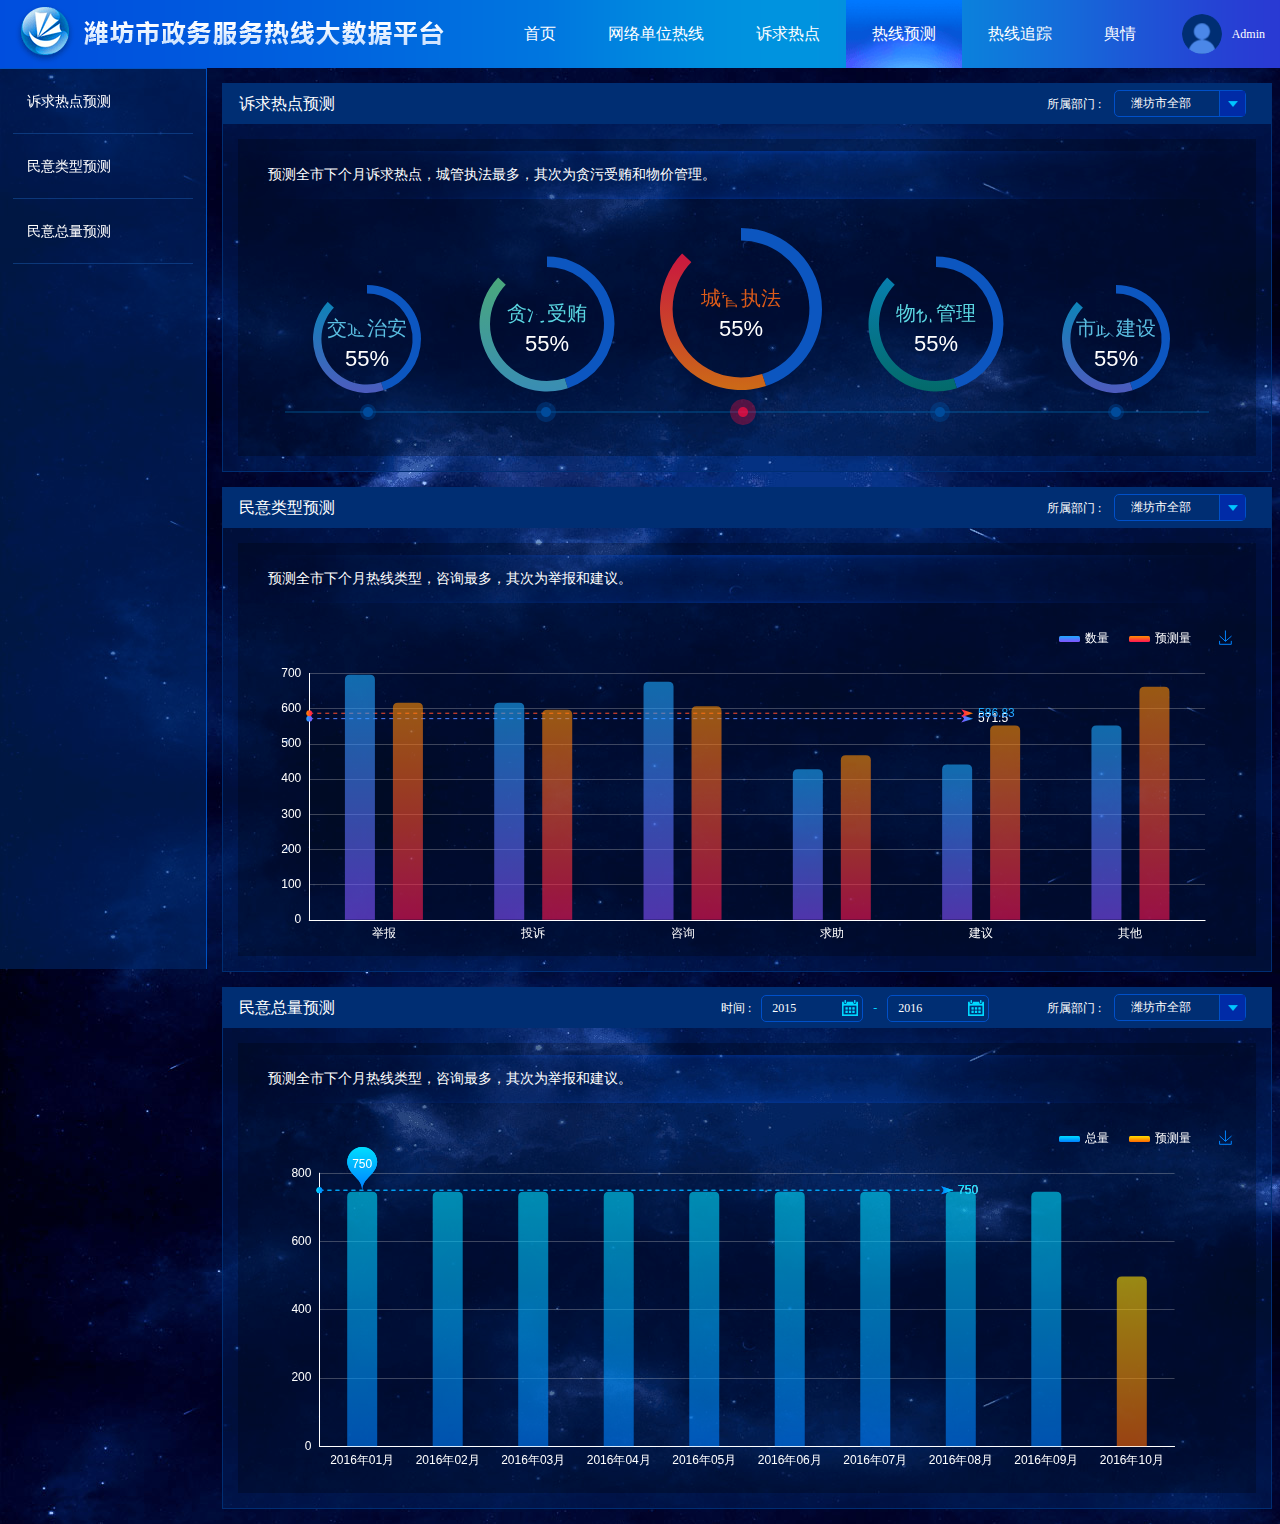
<file: html/rxyc.html>
<!DOCTYPE html>
<html lang="en">

	<head>
		<meta http-equiv="X-UA-Compatible" content="IE=edge,chrome=1" />
		<meta name="renderer" content="webkit">
		<meta charset="UTF-8">
		<link rel="stylesheet" type="text/css" href="../css/common.css"/>
		<link rel="stylesheet" type="text/css" href="../css/rxyc.css">
		<title>在线预测</title>
	</head>

	<body>
		<div class="header">
			<div>
				<div class="inner">
					<a href="index.html">
						<h1 class="logo fl">
					<img src="../images/title.png"/>
				</h1>
					</a>
					<div class="admin fr">
						<div class="admin_icon"></div>
						<div class="admin_name">Admin</div>
					</div>
					<div class="userArea fr">
						<a href="index.html" class="head_btn">首页</a>
						<a href="wldwrx.html" class="head_btn">网络单位热线</a>
						<a href="sqrd.html" class="head_btn">诉求热点</a>
						<a href="rxyc.html" class="head_btn active">热线预测</a>
						<a href="rxzz.html" class="head_btn">热线追踪</a>
						<a href="#" class="head_btn">舆情</a>
					</div>
				</div>
			</div>
		</div>
		
		<div id="mainWrap">
			<div id="leftBar">
				<ul>
					<!--左边栏data-a属性和它对应的图表块的id相对应-->
					<li data-a="a1">
						<a>诉求热点预测</a>
					</li>
					<li data-a="a2">
						<a>民意类型预测</a>
					</li>
					<li data-a="a3">
						<a>民意总量预测</a>
					</li>

				</ul>
			</div>
			<div class="content">

				<div id="a1">
					<div class="c_title" id="t1">
						诉求热点预测

						<div class="qyselect">
							所属部门 :
							<div class="qysl">
								<span class="qyselect_con">
									潍坊市全部
								</span>
								<div class="pdown">
									<i></i>
								</div>
								<div class="sections">
									<div title="潍坊市全部">潍坊市全部</div>
									<div title="潍城区的撒防守反击离开房间耳机">潍城区的撒防守反击离开房间耳机</div>
									<div title="寒亭撒的发生区">寒亭撒的发生区</div>
									<div title="坊子区爱上发大是大非是多少">坊子区爱上发大是大非是多少</div>
									<div title="奎文区">奎文区</div>
									<div title="潍城区">潍城区</div>
									<div title="寒撒点粉舒服撒大事亭区">寒撒点粉舒服撒大事亭区</div>
									<div title="坊子区">坊子区</div>
									<div title="奎文区">奎文区</div>
									<div title="潍城区">潍城区</div>
									<div title="寒亭区">寒亭区</div>
									<div title="坊子区">坊子区</div>
									<div title="奎文区">奎文区</div>
									<div title="坊子区">坊子区</div>
									<div title="奎文区">奎文区</div>
									<div title="潍城区">潍城区</div>
									<div title="寒亭区">寒亭区</div>
									<div title="坊子区">坊子区</div>
									<div title="奎文区">奎文区</div>
								</div>
							</div>
						</div>

					</div>
					<div class="c_chart">
						
						<div class="h250">
							<h3 class="chartTitle">预测全市下个月诉求热点，城管执法最多，其次为贪污受贿和物价管理。</h3>
							<div id="chart1">
								<div id="chart1_1">
									
								</div>
								<div id="chart1_2">
									
								</div>
								<div id="chart1_3">
									
								</div>
								<div id="chart1_4">
									
								</div>
								<div id="chart1_5">
									
								</div>
							</div>
						</div>
					</div>
				</div>

				<div id="a2">
					<div class="c_title"  id="t2">
						民意类型预测

						<div class="qyselect">
							所属部门 :
							<div class="qysl">
								<span class="qyselect_con">
									潍坊市全部
								</span>
								<div class="pdown">
									<i></i>
								</div>
								<div class="sections">
									<div title="潍坊市全部">潍坊市全部</div>
									<div title="潍城区的撒防守反击离开房间耳机">潍城区的撒防守反击离开房间耳机</div>
									<div title="寒亭撒的发生区">寒亭撒的发生区</div>
									<div title="坊子区爱上发大是大非是多少">坊子区爱上发大是大非是多少</div>
									<div title="奎文区">奎文区</div>
									<div title="潍城区">潍城区</div>
									<div title="寒撒点粉舒服撒大事亭区">寒撒点粉舒服撒大事亭区</div>
									<div title="坊子区">坊子区</div>
									<div title="奎文区">奎文区</div>
									<div title="潍城区">潍城区</div>
									<div title="寒亭区">寒亭区</div>
									<div title="坊子区">坊子区</div>
									<div title="奎文区">奎文区</div>
									<div title="坊子区">坊子区</div>
									<div title="奎文区">奎文区</div>
									<div title="潍城区">潍城区</div>
									<div title="寒亭区">寒亭区</div>
									<div title="坊子区">坊子区</div>
									<div title="奎文区">奎文区</div>
								</div>
							</div>
						</div>

					</div>
					<div class="c_chart">
						
						<div class="h340">
							<h3 class="chartTitle">预测全市下个月热线类型，咨询最多，其次为举报和建议。</h3>
							<div id="chart2">
							
							</div>
						</div>
					</div>
				</div>

				<div id="a3">
					<div class="c_title" id="t3">
						民意总量预测

						<div class="qyselect">
							所属部门 :
							<div class="qysl">
								<span class="qyselect_con">
									潍坊市全部
								</span>
								<div class="pdown">
									<i></i>
								</div>
								<div class="sections">
									<div title="潍坊市全部">潍坊市全部</div>
									<div title="潍城区的撒防守反击离开房间耳机">潍城区的撒防守反击离开房间耳机</div>
									<div title="寒亭撒的发生区">寒亭撒的发生区</div>
									<div title="坊子区爱上发大是大非是多少">坊子区爱上发大是大非是多少</div>
									<div title="奎文区">奎文区</div>
									<div title="潍城区">潍城区</div>
									<div title="寒撒点粉舒服撒大事亭区">寒撒点粉舒服撒大事亭区</div>
									<div title="坊子区">坊子区</div>
									<div title="奎文区">奎文区</div>
									<div title="潍城区">潍城区</div>
									<div title="寒亭区">寒亭区</div>
									<div title="坊子区">坊子区</div>
									<div title="奎文区">奎文区</div>
									<div title="坊子区">坊子区</div>
									<div title="奎文区">奎文区</div>
									<div title="潍城区">潍城区</div>
									<div title="寒亭区">寒亭区</div>
									<div title="坊子区">坊子区</div>
									<div title="奎文区">奎文区</div>
								</div>
							</div>
						</div>
						
						<div class="time_select">
							<div>时间 : </div>
							<div class="ts1">
								<span class="ts1con">
									2015
								</span>
								<div class="ts1in">
									<div>2015</div>
									<div>2014</div>
									<div>2013</div>
									<div>2012</div>
									<div>2011</div>
								</div>
							</div>
							<div class="blue">-</div>
							<div class="ts2">
								<span class="ts2con">
									2016
								</span>

								<div class="ts2in">
									<div>2016</div>
									<div>2015</div>
									<div>2014</div>
									<div>2013</div>
									<div>2012</div>
								</div>
							</div>
						</div>

					</div>
					<div class="c_chart">
						
						<div class="h380">
							<h3 class="chartTitle">预测全市下个月热线类型，咨询最多，其次为举报和建议。</h3>
							<div id="chart3">
								
							</div>
						</div>
					</div>
				</div>

			</div>
		</div>
		<script src="../js/tool/jquery.min.js" type="text/javascript" charset="utf-8"></script>
		<script src="../js/tool/jquery.nicescroll.min.js" type="text/javascript" charset="utf-8"></script>
		<script src="../js/tool/echarts3.3.1.js" type="text/javascript" charset="utf-8"></script>
		<script src="../js/tool/jusf_ePie.js" type="text/javascript" charset="utf-8"></script>
		<script src="../js/rxyc.js"></script>
	</body>

</html>
</file>
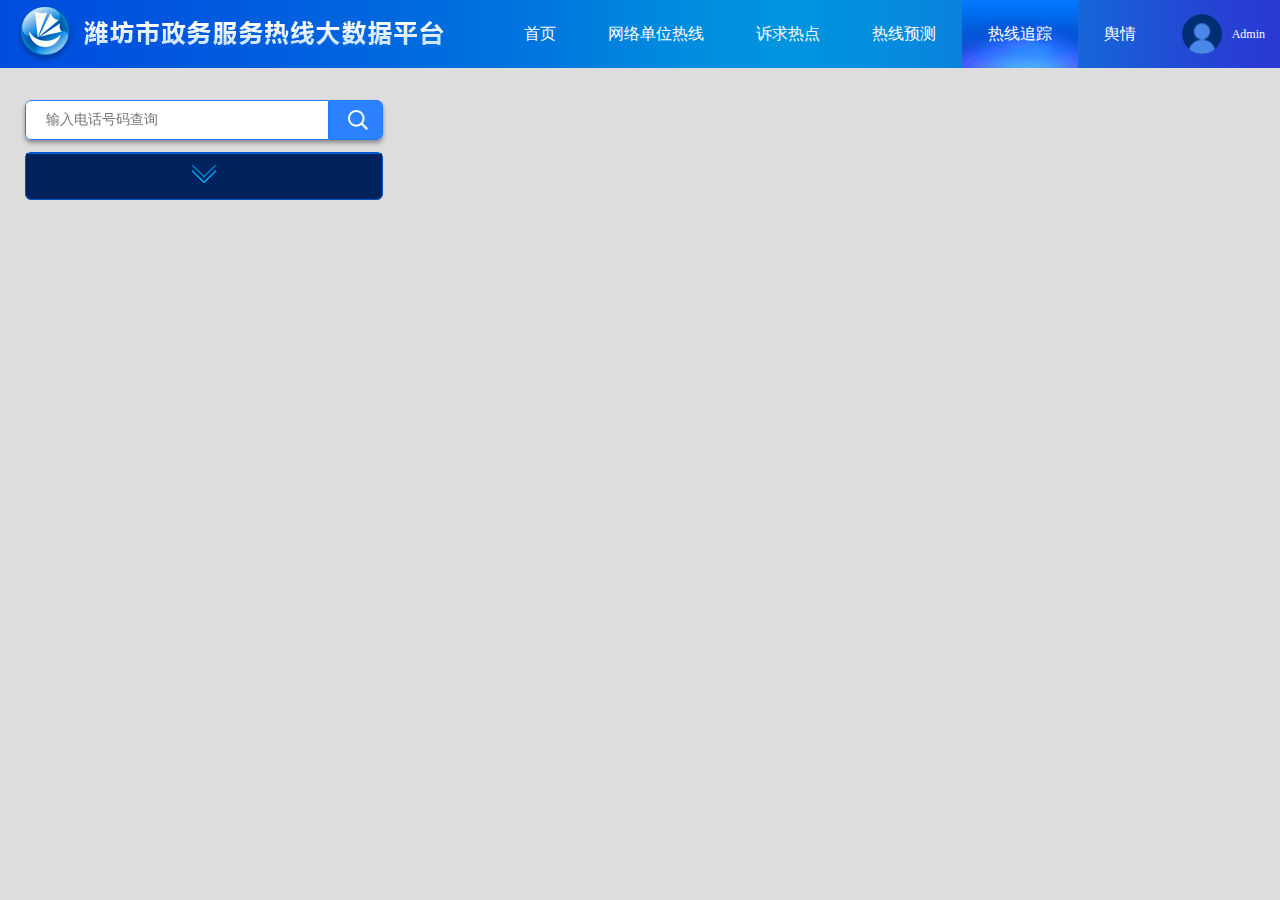
<file: html/rxzz.html>
<!DOCTYPE html>
<html lang="en">

	<head>
		<meta http-equiv="X-UA-Compatible" content="IE=edge,chrome=1" />
		<meta name="renderer" content="webkit">
		<meta charset="UTF-8">
		<link rel="stylesheet" type="text/css" href="../css/common.css"/>
		<link rel="stylesheet" type="text/css" href="../css/rxzz.css">
		<link href="../css/newmap.css" type="text/css" rel="stylesheet">
		<!--[if lte IE 9]><link rel="stylesheet" href="../css/newmap.ie.css" /><![endif]-->
		<script type="text/javascript" src='../js/tool/respond.js'></script>

		<title>热线溯源</title>
	</head>

	<body onload="mapInit();">
		<div class="header">
			<div>
				<div class="inner">
					<a href="index.html">
						<h1 class="logo fl">
					<img src="../images/title.png"/>
				</h1>
					</a>
					<div class="admin fr">
						<div class="admin_icon"></div>
						<div class="admin_name">Admin</div>
					</div>
					<div class="userArea fr">
						<a href="index.html" class="head_btn">首页</a>
						<a href="wldwrx.html" class="head_btn">网络单位热线</a>
						<a href="sqrd.html" class="head_btn">诉求热点</a>
						<a href="rxyc.html" class="head_btn">热线预测</a>
						<a href="rxzz.html" class="head_btn active">热线追踪</a>
						<a href="#" class="head_btn">舆情</a>
					</div>
				</div>
			</div>
		</div>
		<div id="mainwrap">
			<div id="map" class="mapdiv">
			</div>
			<div id="search">
				<div class="searchform">
					<form action="" method="post">
						<input type="text" id="" value="" class="searchtext" placeholder="输入电话号码查询" />
						<input type="submit" value="" class="searchbtn" />
					</form>
				</div>
				<div class="searchcontent">
					<div class="sctop">
						<div class="sctab">
							<div class="jzxx active">
								机主信息
							</div>
							<div class="jdxx scmid">
								街道信息
							</div>
							<div class="qsxx">
								亲属信息
							</div>
						</div>
						<div class="sccon">
							<div class="jzxxdiv active">
								<div class="jzmsg">
									<p>
										<span class="jzmsgs">机主姓名 : </span>
										<span id="name"></span>
									</p>
									<p>
										<span class="jzmsgs">机主年龄 : </span>
										<span id="age"></span>
									</p>
									<p>
										<span class="jzmsgs">机主性别 : </span>
										<span id="sex"></span>
									</p>
									<p>
										<span class="jzmsgs">过往病历 : </span>
										<span id="ill"></span>
									</p>
								</div>
								<div class="callmsg">
									<div class="cmtitle">
										<div class="cmicon">

										</div>
										<div class="cmtst">
											来电记录
										</div>
									</div>
									<table class="msgtable">
										<tr>
											<th class="ldsj">来电时间</th>
											<th class="ldnr">来电内容</th>
										</tr>
									</table>
								</div>

							</div>
							<div class="jdxxdiv">
								<span class="divmsg">街道 : </span> 11111111111111
							</div>
							<div class="qsxxdiv">
								<span class="divmsg">姓名 : </span>2222222222222<br />
								<span class="divmsg">姓名 : </span>2222222222222<br />
								<span class="divmsg">姓名 : </span>2222222222222<br />
								<span class="divmsg">姓名 : </span>2222222222222<br />
								<span class="divmsg">姓名 : </span>2222222222222<br />
								<span class="divmsg">姓名 : </span>2222222222222<br />
								<span class="divmsg">姓名 : </span>2222222222222<br />
								
								
							</div>
						</div>

					</div>
					<div class="scbtm">
						<div class="toggle">

						</div>
					</div>
				</div>
			</div>
			<div id="loading">
				<img src="../images/loading.gif"/>
			</div>
		</div>
		<script type="text/javascript" src='../js/tool/jquery.min.js'></script>
		<script type="text/javascript" src='../js/tool/jquery.nicescroll.min.js'></script>
		<script type="text/javascript" src='../js/tool/NewMap.js'></script>
		<script type="text/javascript" src='../js/tool/NExtWMTSLayer.js'></script>
		<script type="text/javascript" src='../js/rxzz.js'></script>
	</body>

</html>
</file>
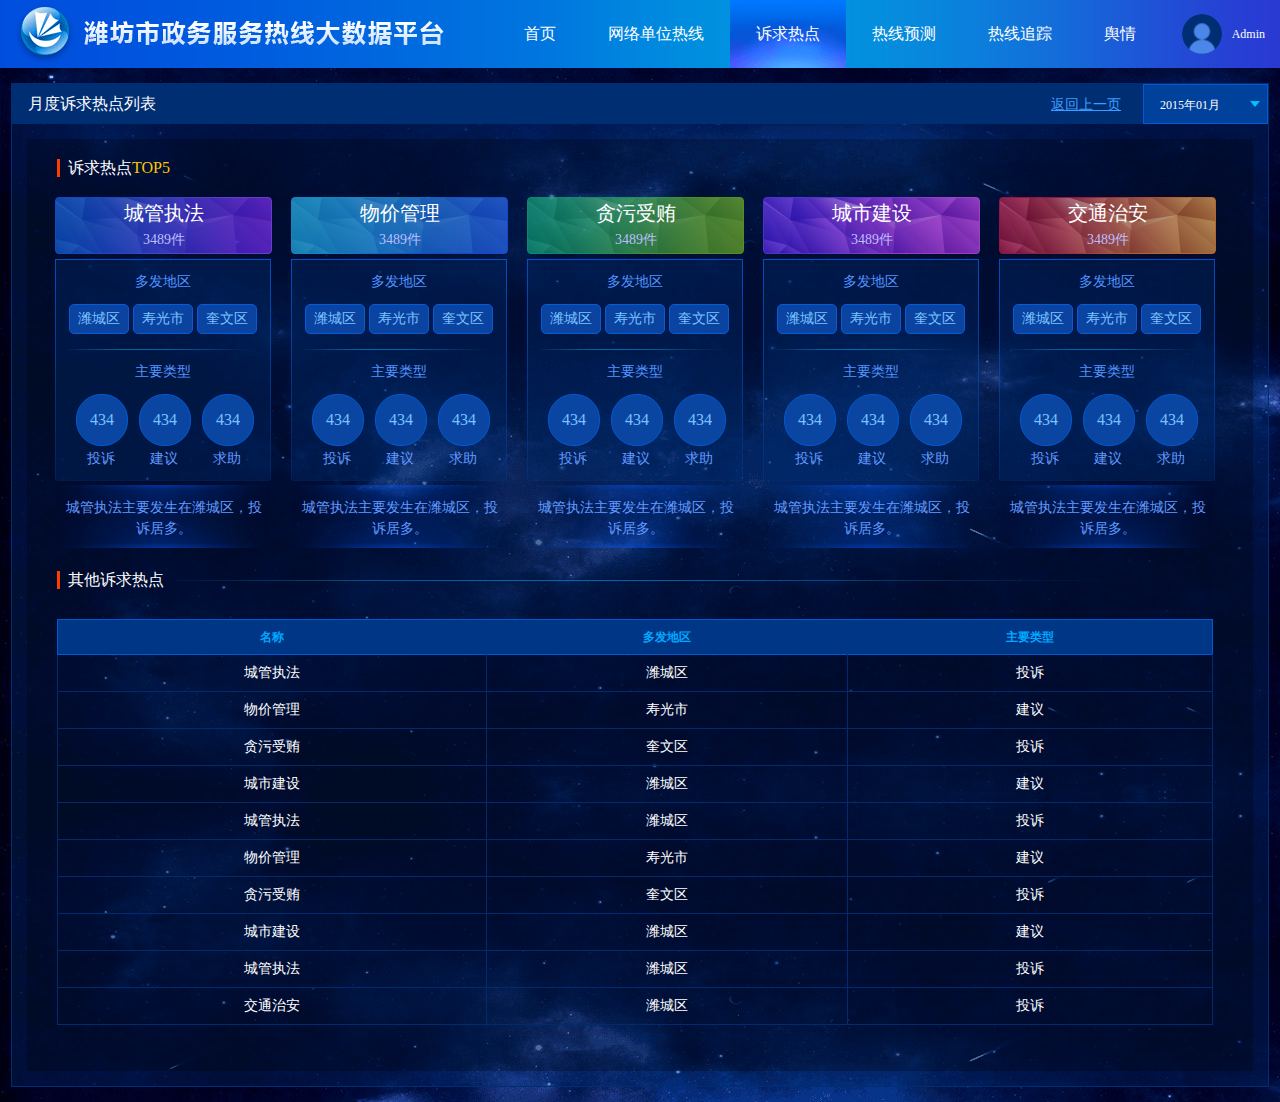
<file: html/sqrd.html>
<!DOCTYPE html>
<html lang="en">

	<head>
		<meta http-equiv="X-UA-Compatible" content="IE=edge,chrome=1" />
		<meta name="renderer" content="webkit">
		<meta charset="UTF-8">
		<link rel="stylesheet" type="text/css" href="../css/common.css" />
		<link rel="stylesheet" type="text/css" href="../css/sqrd.css">
		<script src="../js/tool/respond.js" type="text/javascript" charset="utf-8"></script>
		<title>诉求热点</title>
	</head>

	<body>
		<div class="header">
			<div>
				<div class="inner">
					<a href="index.html">
						<h1 class="logo fl">
					<img src="../images/title.png"/>
				</h1>
					</a>
					<div class="admin fr">
						<div class="admin_icon"></div>
						<div class="admin_name">Admin</div>
					</div>
					<div class="userArea fr">
						<a href="index.html" class="head_btn">首页</a>
						<a href="wldwrx.html" class="head_btn">网络单位热线</a>
						<a href="sqrd.html" class="head_btn active">诉求热点</a>
						<a href="rxyc.html" class="head_btn">热线预测</a>
						<a href="rxzz.html" class="head_btn">热线追踪</a>
						<a href="#" class="head_btn">舆情</a>
					</div>
				</div>
			</div>
		</div>
		<div id="mainWrap">
			<div class="content">
				<div>
					<div class="c_title" id="t1">
						月度诉求热点列表

						<!--选择年月-->
						<div class="monthPicker">
							<span id="mp_data">
								<span class="year"></span>年<span class="month"></span>月
							</span>
							<i class="pdown"></i>
							<div class="mp_days">
								<div class="mp_years">
									<div class="yearsleft">
										&lt;
									</div>
									<div class="yearssl">
										<div class="yearsin">
										</div>
									</div>
									<div class="yearsright">
										&gt;
									</div>
								</div>
								<div class="monsin">
									<div>01</div>
									<div>02</div>
									<div>03</div>
									<div>04</div>
									<div>05</div>
									<div>06</div>
									<div>07</div>
									<div>08</div>
									<div>09</div>
									<div>10</div>
									<div>11</div>
									<div>12</div>
								</div>
							</div>
						</div>
						<!--选择年月-->
						
						<div class="returnh">
							<a href="">返回上一页</a>
						</div>
						
					</div>
					<div class="c_chart">
						<div id="chart1">
							<div id="block1" class="cf">
								<!-- title -->
								<div class="btit">
									<div class="btit_txt">
										诉求热点<span style="color: #ffc600;">TOP5</span>
									</div>
								</div>
								<div class="com_hot cf">
									<div class="com_hot-detiles">
										<dl class="department">
											<dt>城管执法</dt>
											<dd>3489件</dd>
										</dl>
										<div class="com_hot_border">
											<p class="com_hot_title">多发地区</p>
											<ol class="com_hot_area cf">
												<li class="no_border">潍城区</li>
												<li>寿光市</li>
												<li>奎文区</li>
											</ol>
											<p class="com_hot_title">主要类型</p>
											<div class="main_type cf">
												<div class="main_type_box">
													<h4>434</h4>
													<h5>投诉</h5>
												</div>
												<div class="main_type_box">
													<h4>434</h4>
													<h5>建议</h5>
												</div>
												<div class="main_type_box">
													<h4>434</h4>
													<h5>求助</h5>
												</div>
												<div class="slider">
													<span></span>
													<span></span>
													<span></span>
													<span></span>
													<span></span>
													<span></span>
												</div>
											</div>
										</div>
										<div class="arcle">
											<p class="p_arcle">城管执法主要发生在潍城区，投诉居多。</p>
										</div>
									</div>
									<div class="com_hot-detiles">
										<dl class="department department2">
											<dt>物价管理</dt>
											<dd>3489件</dd>
										</dl>
										<div class="com_hot_border">
											<p class="com_hot_title">多发地区</p>
											<ol class="com_hot_area cf">
												<li class="no_border">潍城区</li>
												<li>寿光市</li>
												<li>奎文区</li>
											</ol>
											<p class="com_hot_title">主要类型</p>
											<div class="main_type cf">
												<div class="main_type_box">
													<h4>434</h4>
													<h5>投诉</h5>
												</div>
												<div class="main_type_box">
													<h4>434</h4>
													<h5>建议</h5>
												</div>
												<div class="main_type_box">
													<h4>434</h4>
													<h5>求助</h5>
												</div>
												<div class="slider">
													<span></span>
													<span></span>
													<span></span>
													<span></span>
													<span></span>
													<span></span>
												</div>
											</div>
										</div>
										<div class="arcle">
											<p class="p_arcle">城管执法主要发生在潍城区，投诉居多。</p>
										</div>
									</div>
									<div class="com_hot-detiles">
										<dl class="department department3">
											<dt>贪污受贿</dt>
											<dd>3489件</dd>
										</dl>
										<div class="com_hot_border">
											<p class="com_hot_title">多发地区</p>
											<ol class="com_hot_area cf">
												<li class="no_border">潍城区</li>
												<li>寿光市</li>
												<li>奎文区</li>
											</ol>
											<p class="com_hot_title">主要类型</p>
											<div class="main_type cf">
												<div class="main_type_box">
													<h4>434</h4>
													<h5>投诉</h5>
												</div>
												<div class="main_type_box">
													<h4>434</h4>
													<h5>建议</h5>
												</div>
												<div class="main_type_box">
													<h4>434</h4>
													<h5>求助</h5>
												</div>
												<div class="slider">
													<span></span>
													<span></span>
													<span></span>
													<span></span>
													<span></span>
													<span></span>
												</div>
											</div>
										</div>
										<div class="arcle">
											<p class="p_arcle">城管执法主要发生在潍城区，投诉居多。</p>
										</div>
									</div>
									<div class="com_hot-detiles">
										<dl class="department department4">
											<dt>城市建设</dt>
											<dd>3489件</dd>
										</dl>
										<div class="com_hot_border">
											<p class="com_hot_title">多发地区</p>
											<ol class="com_hot_area cf">
												<li class="no_border">潍城区</li>
												<li>寿光市</li>
												<li>奎文区</li>
											</ol>
											<p class="com_hot_title">主要类型</p>
											<div class="main_type cf">
												<div class="main_type_box">
													<h4>434</h4>
													<h5>投诉</h5>
												</div>
												<div class="main_type_box">
													<h4>434</h4>
													<h5>建议</h5>
												</div>
												<div class="main_type_box">
													<h4>434</h4>
													<h5>求助</h5>
												</div>
												<div class="slider">
													<span></span>
													<span></span>
													<span></span>
													<span></span>
													<span></span>
													<span></span>
												</div>
											</div>
										</div>
										<div class="arcle">
											<p class="p_arcle">城管执法主要发生在潍城区，投诉居多。</p>
										</div>
									</div>
									<div class="com_hot-detiles">
										<dl class="department department5">
											<dt>交通治安</dt>
											<dd>3489件</dd>
										</dl>
										<div class="com_hot_border">
											<p class="com_hot_title">多发地区</p>
											<ol class="com_hot_area cf">
												<li class="no_border">潍城区</li>
												<li>寿光市</li>
												<li>奎文区</li>
											</ol>
											<p class="com_hot_title">主要类型</p>
											<div class="main_type cf">
												<div class="main_type_box">
													<h4>434</h4>
													<h5>投诉</h5>
												</div>
												<div class="main_type_box">
													<h4>434</h4>
													<h5>建议</h5>
												</div>
												<div class="main_type_box">
													<h4>434</h4>
													<h5>求助</h5>
												</div>
												<div class="slider">
													<span></span>
													<span></span>
													<span></span>
													<span></span>
													<span></span>
													<span></span>
												</div>
											</div>
										</div>
										<div class="arcle">
											<p class="p_arcle">城管执法主要发生在潍城区，投诉居多。</p>
										</div>
									</div>
								</div>
							</div>
							<div id="block2" class="cf">
								<!-- title -->
								<div class="btit cf">
									<div class="btit_txt btit_txt_line">
										其他诉求热点
									</div>
									<div class="table_box">
										<table class="table">
										<thead>
											<tr>
												<th>名称</th>
												<th>多发地区</th>
												<th>主要类型</th>
											</tr>
										</thead>
										<tbody>	
											<tr>
												<td>城管执法</td>
												<td>潍城区</td>
												<td>投诉</td>
											</tr>
											<tr>
												<td>物价管理</td>
												<td>寿光市</td>
												<td>建议</td>
											</tr>
											<tr>
												<td>贪污受贿</td>
												<td>奎文区</td>
												<td>投诉</td>
											</tr>
											<tr>
												<td>城市建设</td>
												<td>潍城区</td>
												<td>建议</td>
											</tr>
											<tr>
												<td>城管执法</td>
												<td>潍城区</td>
												<td>投诉</td>
											</tr>
											<tr>
												<td>物价管理</td>
												<td>寿光市</td>
												<td>建议</td>
											</tr>
											<tr>
												<td>贪污受贿</td>
												<td>奎文区</td>
												<td>投诉</td>
											</tr>
											<tr>
												<td>城市建设</td>
												<td>潍城区</td>
												<td>建议</td>
											</tr>
											<tr>
												<td>城管执法</td>
												<td>潍城区</td>
												<td>投诉</td>
											</tr>
											<tr>
												<td>交通治安</td>
												<td>潍城区</td>
												<td>投诉</td>
											</tr>
										</tbody>	
										</table>
									</div>
								</div>
							</div>	
						</div>
					</div>
				</div>
				
			</div>
		</div>
		<script src="../js/tool/jquery.min.js" type="text/javascript" charset="utf-8"></script>
		<script src="../js/sqrd.js" type="text/javascript" charset="utf-8"></script>
	</body>

</html>
</file>
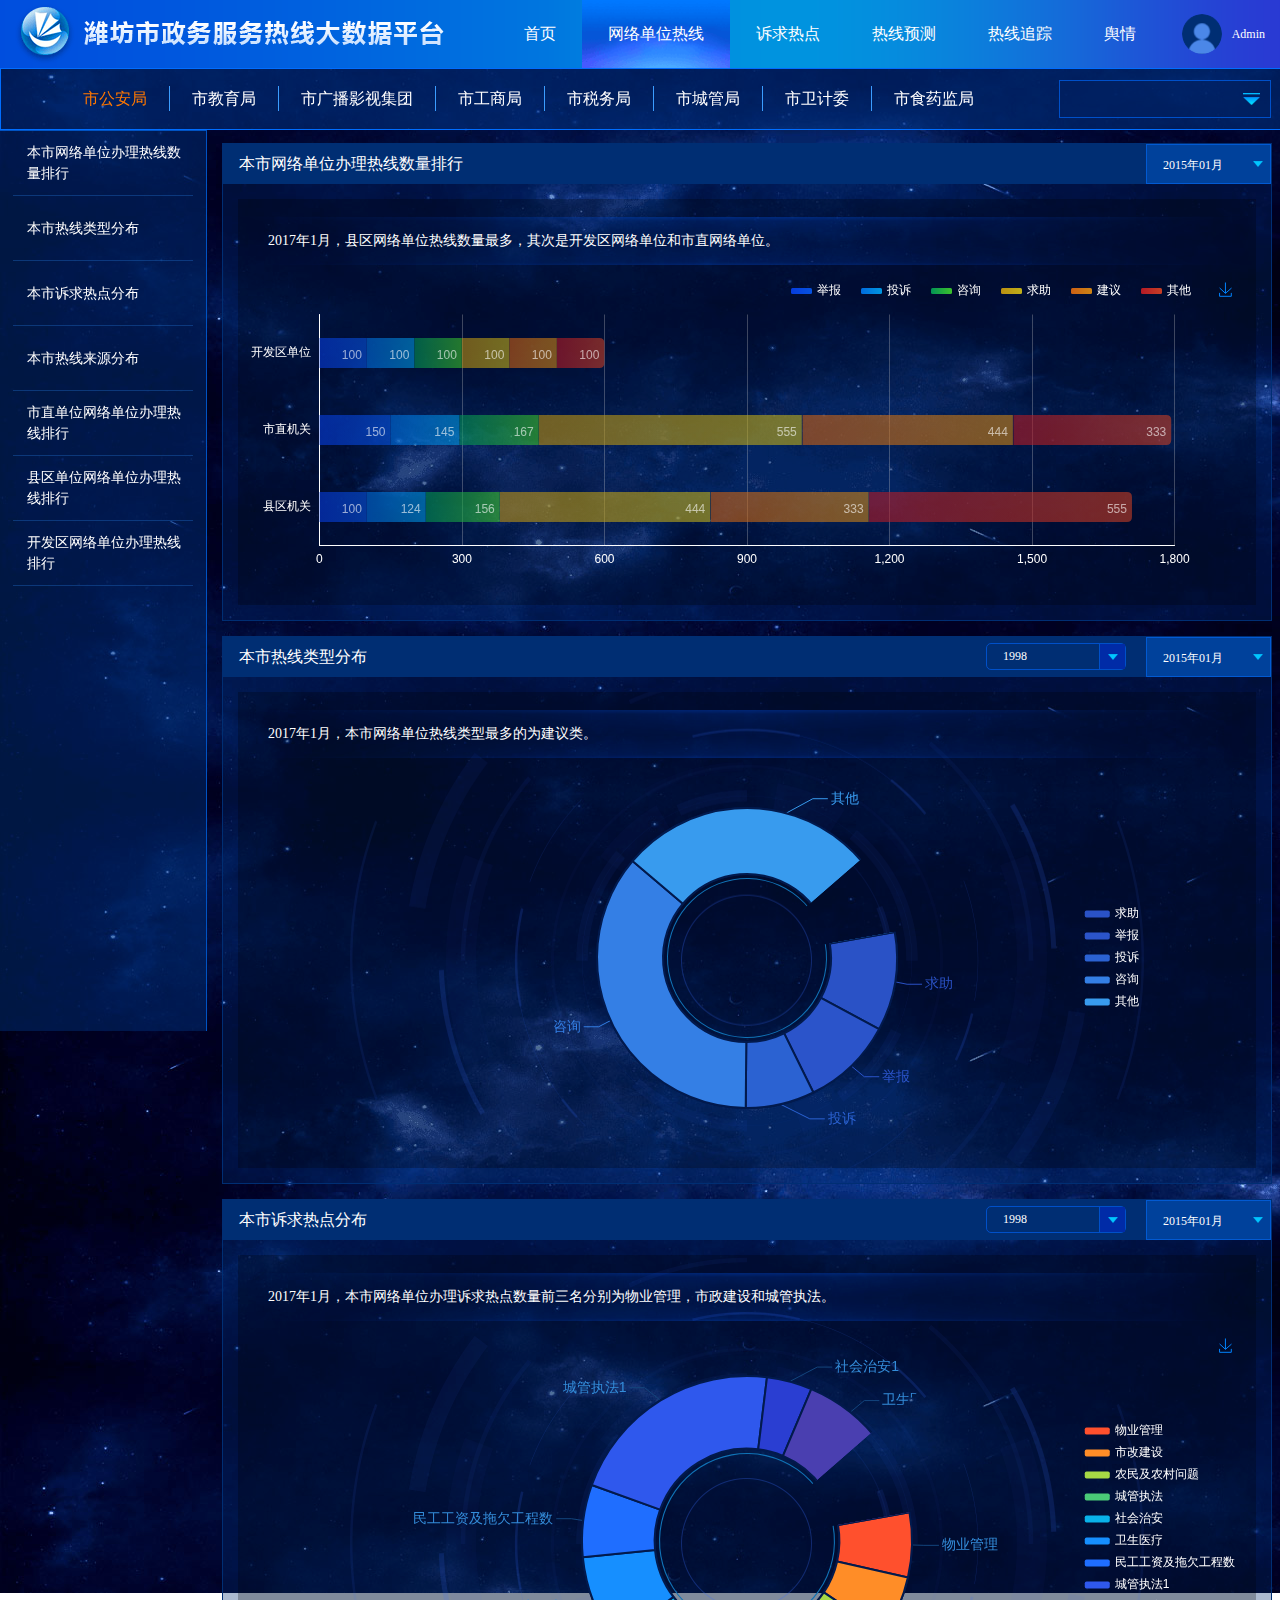
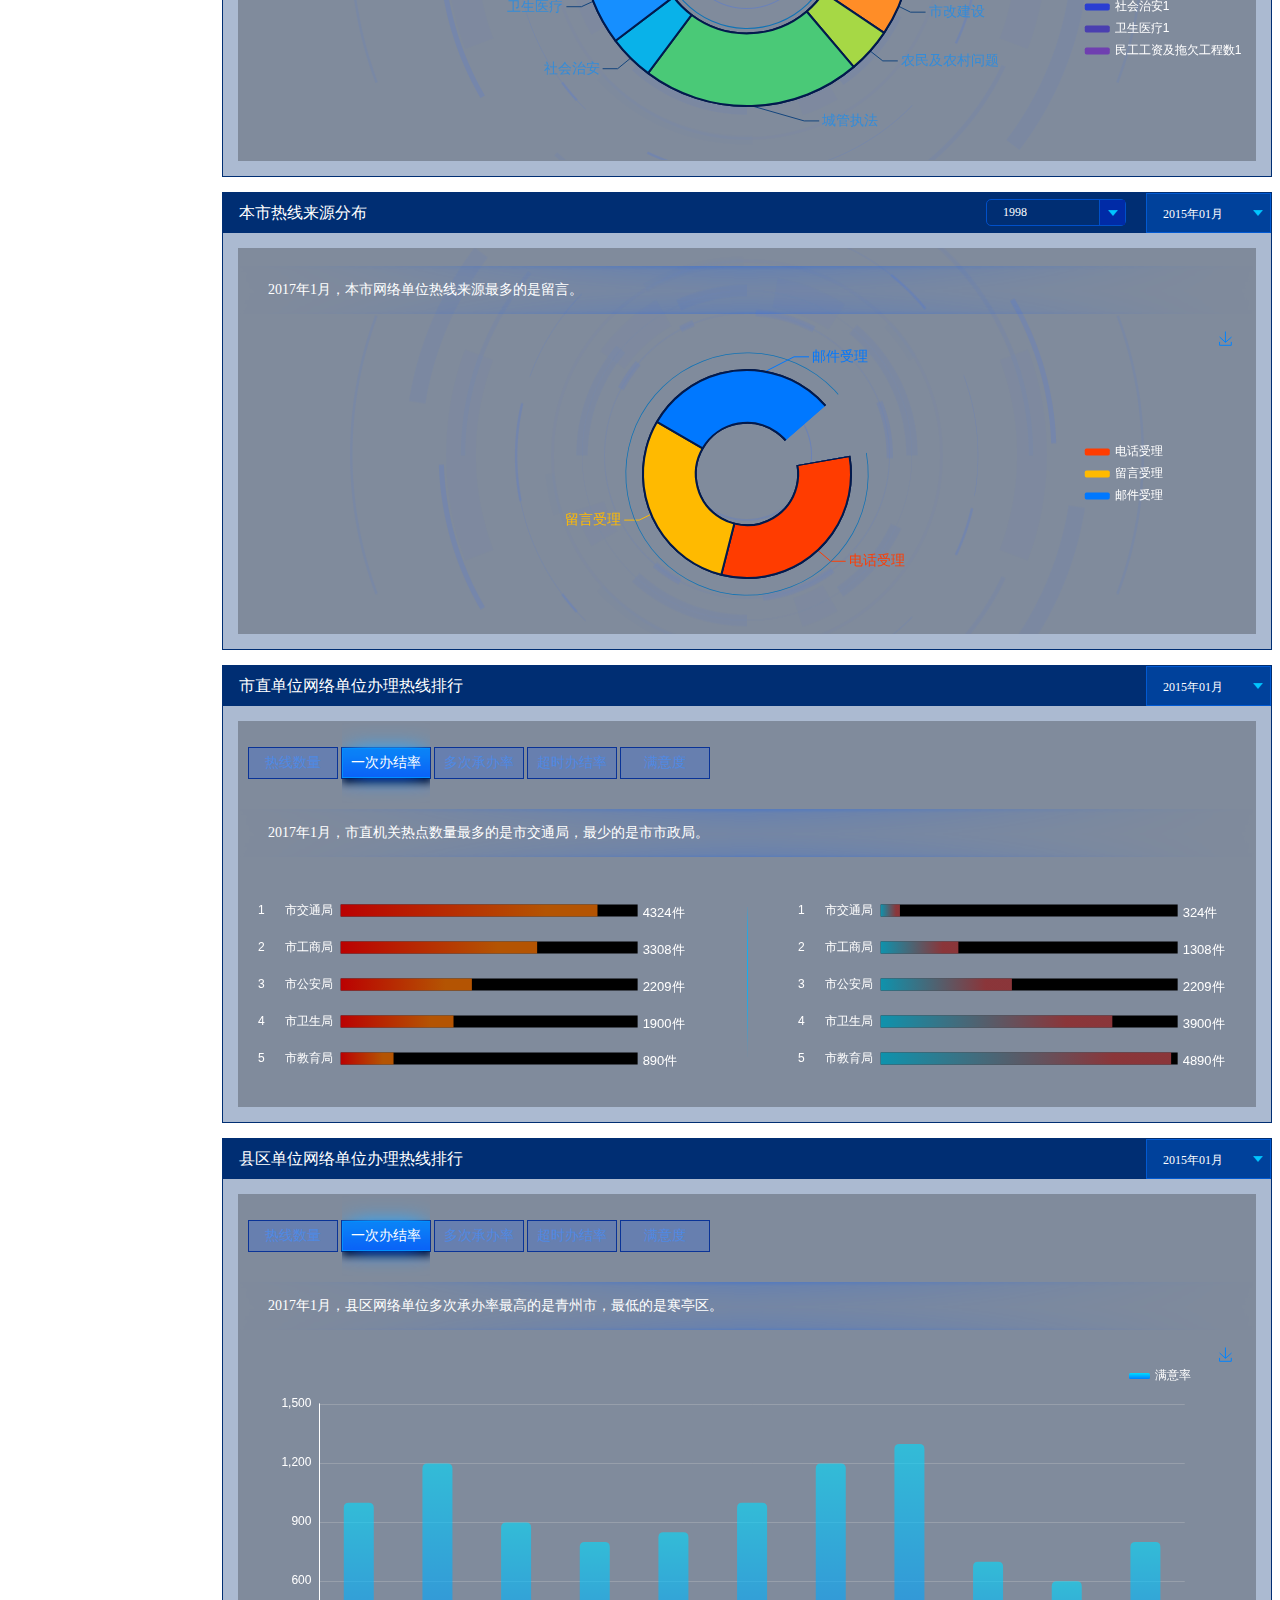
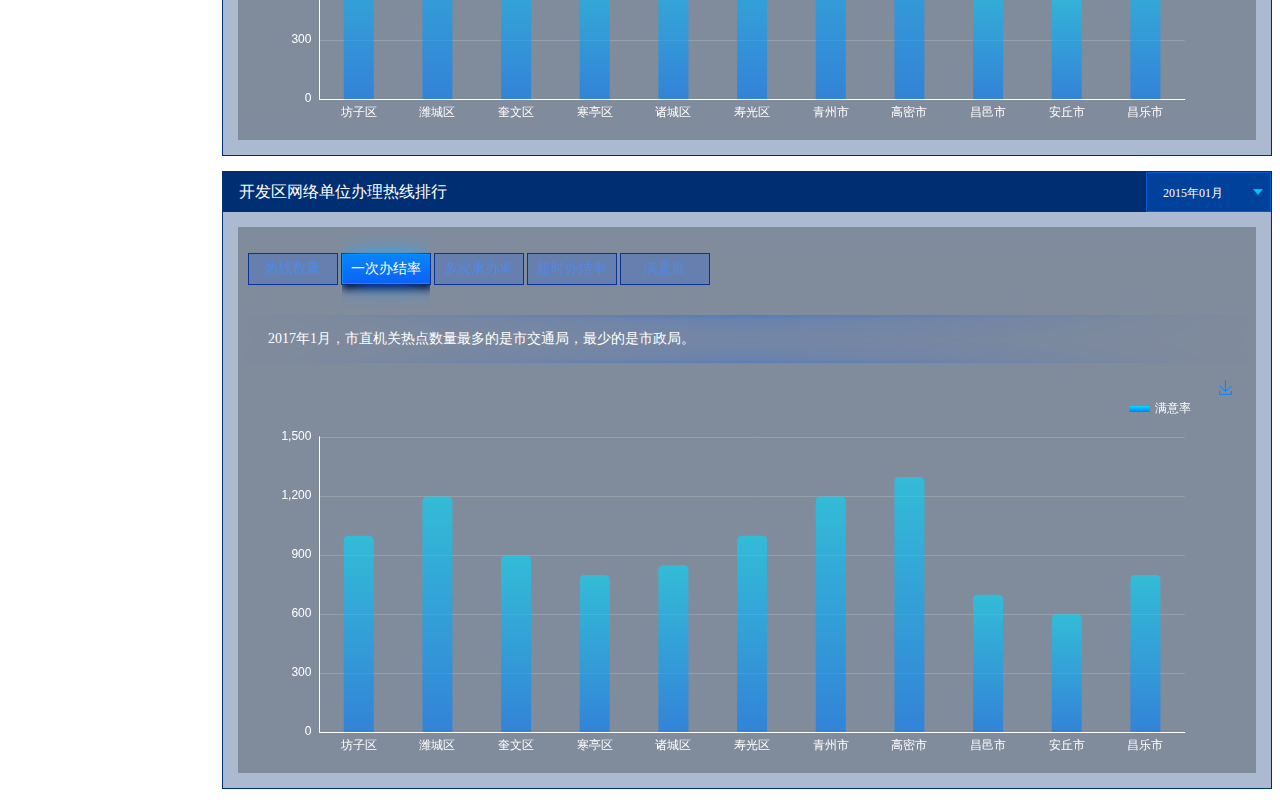
<file: html/wldwrx.html>
<!DOCTYPE html>
<html lang="en">

	<head>
		<meta http-equiv="X-UA-Compatible" content="IE=edge,chrome=1" />
		<meta name="renderer" content="webkit">
		<meta charset="UTF-8">
		<link rel="stylesheet" type="text/css" href="../css/common.css"/>
		<link rel="stylesheet" type="text/css" href="../css/wldwrx.css">
		<script type="text/javascript" src='../js/tool/respond.js'></script>
		<title>部门民意(部门间)</title>
	</head>

	<body>
		<div class="header cf">
			<div>
				<div class="inner">
					<a href="index.html">
						<h1 class="logo fl">
					<img src="../images/title.png"/>
				</h1>
					</a>
					<div class="admin fr">
						<div class="admin_icon"></div>
						<div class="admin_name">Admin</div>
					</div>
					<div class="userArea fr">
						<a href="index.html" class="head_btn">首页</a>
						<a href="wldwrx.html" class="head_btn active">网络单位热线</a>
						<a href="sqrd.html" class="head_btn">诉求热点</a>
						<a href="rxyc.html" class="head_btn">热线预测</a>
						<a href="rxzz.html" class="head_btn">热线追踪</a>
						<a href="#" class="head_btn">舆情</a>
					</div>
				</div>
			</div>
		</div>
		<nav class="nav cf">
			<ul class="nav_ul">
				<li>
					<a href="javascript:void(0)" class="active">市公安局</a>
				</li>
				<li>
					<a href="javascript:void(0)">市教育局</a>
				</li>
				<li>
					<a href="javascript:void(0)">市广播影视集团</a>
				</li>
				<li>
					<a href="javascript:void(0)">市工商局</a>
				</li>
				<li>
					<a href="javascript:void(0)">市税务局</a>
				</li>
				<li>
					<a href="javascript:void(0)">市城管局</a>
				</li>
				<li>
					<a href="javascript:void(0)">市卫计委</a>
				</li>
				<li>
					<a href="javascript:void(0)" class="no_border">市食药监局</a>
				</li>
			</ul>
			<div class="select_nav">
				<span id="select_drop"></span>
				<!-- <select name="" id=""></select> -->
			</div>
		</nav>
		<div id="mainWrap">
			<div id="leftBar">
				<ul>
					<!--左边栏data-a属性和它对应的图表块的id相对应-->
					<li data-a="a1">
						<a>本市网络单位办理热线数量排行</a>
					</li>
					<li data-a="a2">
						<a>本市热线类型分布</a>
					</li>
					<li data-a="a3">
						<a>本市诉求热点分布</a>
					</li>
					<li data-a="a4">
						<a>本市热线来源分布</a>
					</li>
					<li data-a="a5">
						<a>市直单位网络单位办理热线排行</a>
					</li>
					<li data-a="a6">
						<a>县区单位网络单位办理热线排行</a>
					</li>
					<li data-a="a7">
						<a>开发区网络单位办理热线排行</a>
					</li>
				</ul>
			</div>
			<div class="content">
				<div id="a1">
					<div class="c_title">
						本市网络单位办理热线数量排行
						
						<!--选择年月-->
						<div class="monthPicker">
							<span id="mp_data">
								<span class="year"></span>年<span class="month"></span>月
							</span>
							<i class="pdown"></i>
							<div class="mp_days">
								<div class="mp_years">
									<div class="yearsleft">
										&lt;
									</div>
									<div class="yearssl">
										<div class="yearsin">
										</div>
									</div>
									<div class="yearsright">
										&gt;
									</div>
								</div>
								<div class="monsin">
									<div>01</div>
									<div>02</div>
									<div>03</div>
									<div>04</div>
									<div>05</div>
									<div>06</div>
									<div>07</div>
									<div>08</div>
									<div>09</div>
									<div>10</div>
									<div>11</div>
									<div>12</div>
								</div>
							</div>
						</div>
						<!--选择年月-->
						
					</div>
					<div class="c_chart">
						<div id="DepartNumTrend">
							<h3 class="chartTitle">2017年1月，县区网络单位热线数量最多，其次是开发区网络单位和市直网络单位。</h3>
							<div id="echart1">
								<!--echart图套两层div,内层绘图用id,外层宽高样式-->
							</div>
						</div>
					</div>
				</div>
				
				
				<div id="a2">
					<div class="c_title1 bmjmy">
						本市热线类型分布
						
						<div class="monthPicker">
							<span id="mp_data">
								<span class="year"></span>年<span class="month"></span>月
							</span>
							<i class="pdown"></i>
							<div class="mp_days">
								<div class="mp_years">
									<div class="yearsleft">
										&lt;
									</div>
									<div class="yearssl">
										<div class="yearsin">
										</div>
									</div>
									<div class="yearsright">
										&gt;
									</div>
								</div>
								<div class="monsin">
									<div>01</div>
									<div>02</div>
									<div>03</div>
									<div>04</div>
									<div>05</div>
									<div>06</div>
									<div>07</div>
									<div>08</div>
									<div>09</div>
									<div>10</div>
									<div>11</div>
									<div>12</div>
								</div>
							</div>
						</div>
						<!--选择年月-->
						<!---->
						<div class="qyselect">
							<div class="qysl">
								<span class="qyselect_con"></span>
								<div class="down">
									<i></i>
								</div>
								<div class="sections">

								</div>
							</div>
						</div>
						<!---->
					</div>
					<div class="c_chart">
						<div id="DepartTypecircle" class="DepartTypecircle_bg">
							<h3 class="chartTitle">2017年1月，本市网络单位热线类型最多的为建议类。</h3>
							<div id="echart2">

							</div>
						</div>
					</div>
				</div>
				
				
				<div id="a3">
					<div class="c_title2 bmjmy">
						本市诉求热点分布
						
						<div class="monthPicker">
							<span id="mp_data">
								<span class="year"></span>年<span class="month"></span>月
							</span>
							<i class="pdown"></i>
							<div class="mp_days">
								<div class="mp_years">
									<div class="yearsleft">
										&lt;
									</div>
									<div class="yearssl">
										<div class="yearsin">
										</div>
									</div>
									<div class="yearsright">
										&gt;
									</div>
								</div>
								<div class="monsin">
									<div>01</div>
									<div>02</div>
									<div>03</div>
									<div>04</div>
									<div>05</div>
									<div>06</div>
									<div>07</div>
									<div>08</div>
									<div>09</div>
									<div>10</div>
									<div>11</div>
									<div>12</div>
								</div>
							</div>
						</div>
						<!--选择年月-->
						<!---->
						<div class="qyselect">
							<div class="qysl">
								<span class="qyselect_con"></span>
								<div class="down">
									<i></i>
								</div>
								<div class="sections">

								</div>
							</div>
						</div>
						<!---->
					</div>
					<div class="c_chart">
						<div id="DepartHotCircle" class="DepartTypecircle_bg">
							<h3 class="chartTitle">2017年1月，本市网络单位办理诉求热点数量前三名分别为物业管理，市政建设和城管执法。</h3>
							<div id="echart3">
								
							</div>
						</div>
					</div>
				</div>
				
				
				<div id="a4">
					<div class="c_title3 bmjmy">
						本市热线来源分布
						<!--选择年月-->
						<div class="monthPicker">
							<span id="mp_data">
								<span class="year"></span>年<span class="month"></span>月
							</span>
							<i class="pdown"></i>
							<div class="mp_days">
								<div class="mp_years">
									<div class="yearsleft">
										&lt;
									</div>
									<div class="yearssl">
										<div class="yearsin">
										</div>
									</div>
									<div class="yearsright">
										&gt;
									</div>
								</div>
								<div class="monsin">
									<div>01</div>
									<div>02</div>
									<div>03</div>
									<div>04</div>
									<div>05</div>
									<div>06</div>
									<div>07</div>
									<div>08</div>
									<div>09</div>
									<div>10</div>
									<div>11</div>
									<div>12</div>
								</div>
							</div>
						</div>
						<!--选择年月-->
						<!---->
						<div class="qyselect">
							<div class="qysl">
								<span class="qyselect_con"></span>
								<div class="down">
									<i></i>
								</div>
								<div class="sections">

								</div>
							</div>
						</div>
						<!---->
					</div>
					<div class="c_chart">
						<div id="DepartSource" class="DepartTypecircle_bg">
							<h3 class="chartTitle">2017年1月，本市网络单位热线来源最多的是留言。</h3>
							<div id="echart4">

							</div>
						</div>
					</div>
				</div>
				
				
				<div id="a5">
					<div class="c_title5 bmjmy">
						市直单位网络单位办理热线排行
						
						<div class="monthPicker">
							<span id="mp_data">
								<span class="year"></span>年<span class="month"></span>月
							</span>
							<i class="pdown"></i>
							<div class="mp_days">
								<div class="mp_years">
									<div class="yearsleft">
										&lt;
									</div>
									<div class="yearssl">
										<div class="yearsin">
										</div>
									</div>
									<div class="yearsright">
										&gt;
									</div>
								</div>
								<div class="monsin">
									<div>01</div>
									<div>02</div>
									<div>03</div>
									<div>04</div>
									<div>05</div>
									<div>06</div>
									<div>07</div>
									<div>08</div>
									<div>09</div>
									<div>10</div>
									<div>11</div>
									<div>12</div>
								</div>
							</div>
						</div>
						<!--选择年月-->

					</div>
					<div class="c_chart">
						<div id="DepartAreaRank1">
							<ul class="cf navList">
								<li class="fl">
									<i></i>
									<span>热线数量</span>
								</li>
								<li class="fl active">
									<i></i>
									<span>一次办结率</span>
								</li>
								<li class="fl">
									<i></i>
									<span>多次承办率</span>
								</li>
								<li class="fl">
									<i></i>
									<span>超时办结率</span>
								</li>
								<li class="fl">
									<i></i>
									<span>满意度</span>
								</li>
							</ul>
							<h3 class="chartTitle">2017年1月，市直机关热点数量最多的是市交通局，最少的是市市政局。</h3>
							
							<div id="echart5">
								<div id="echart5_1">
									
								</div>
								<div id="echart5_2">
									
								</div>
							</div>
						</div>
					</div>
				</div>
				
				
				<div id="a6">
					<div class="c_title5 bmjmy">
						县区单位网络单位办理热线排行
						
						<div class="monthPicker">
							<span id="mp_data">
								<span class="year"></span>年<span class="month"></span>月
							</span>
							<i class="pdown"></i>
							<div class="mp_days">
								<div class="mp_years">
									<div class="yearsleft">
										&lt;
									</div>
									<div class="yearssl">
										<div class="yearsin">
										</div>
									</div>
									<div class="yearsright">
										&gt;
									</div>
								</div>
								<div class="monsin">
									<div>01</div>
									<div>02</div>
									<div>03</div>
									<div>04</div>
									<div>05</div>
									<div>06</div>
									<div>07</div>
									<div>08</div>
									<div>09</div>
									<div>10</div>
									<div>11</div>
									<div>12</div>
								</div>
							</div>
						</div>
						<!--选择年月-->

					</div>
					<div class="c_chart">
						<div id="DepartAreaRank2">
							<ul class="cf navList">
								<li class="fl">
									<i></i>
									<span>热线数量</span>
								</li>
								<li class="fl active">
									<i></i>
									<span>一次办结率</span>
								</li>
								<li class="fl">
									<i></i>
									<span>多次承办率</span>
								</li>
								<li class="fl">
									<i></i>
									<span>超时办结率</span>
								</li>
								<li class="fl">
									<i></i>
									<span>满意度</span>
								</li>
							</ul>
							<h3 class="chartTitle">2017年1月，县区网络单位多次承办率最高的是青州市，最低的是寒亭区。</h3>
							
							<div id="echart6">

							</div>
						</div>
					</div>
				</div>
				<div id="a7">
					<div class="c_title5 bmjmy">
						  开发区网络单位办理热线排行 
						
						<div class="monthPicker">
							<span id="mp_data">
								<span class="year"></span>年<span class="month"></span>月
							</span>
							<i class="pdown"></i>
							<div class="mp_days">
								<div class="mp_years">
									<div class="yearsleft">
										&lt;
									</div>
									<div class="yearssl">
										<div class="yearsin">
										</div>
									</div>
									<div class="yearsright">
										&gt;
									</div>
								</div>
								<div class="monsin">
									<div>01</div>
									<div>02</div>
									<div>03</div>
									<div>04</div>
									<div>05</div>
									<div>06</div>
									<div>07</div>
									<div>08</div>
									<div>09</div>
									<div>10</div>
									<div>11</div>
									<div>12</div>
								</div>
							</div>
						</div>
						<!--选择年月-->

					</div>
					<div class="c_chart">
						<div id="DepartAreaRank3">
							<ul class="cf navList">
								<li class="fl">
									<i></i>
									<span>热线数量</span>
								</li>
								<li class="fl active">
									<i></i>
									<span>一次办结率</span>
								</li>
								<li class="fl">
									<i></i>
									<span>多次承办率</span>
								</li>
								<li class="fl">
									<i></i>
									<span>超时办结率</span>
								</li>
								<li class="fl">
									<i></i>
									<span>满意度</span>
								</li>
							</ul>
							<h3 class="chartTitle">2017年1月，市直机关热点数量最多的是市交通局，最少的是市政局。</h3>
							
							<div id="echart7">

							</div>
						</div>
					</div>
				</div>
			</div>
		</div>
		<script src="../js/tool/jquery.min.js" type="text/javascript" charset="utf-8"></script>
		<script src="../js/tool/echarts3.3.1.js" type="text/javascript" charset="utf-8"></script>
		<script src="../js/tool/jusf_ePie.js" type="text/javascript" charset="utf-8"></script>
		<script src="../js/tool/jusf_eBar.js" type="text/javascript" charset="utf-8"></script>
		<script src="../js/wldwrx.js" type="text/javascript" charset="utf-8"></script>

	</body>

</html>
</file>
<file: css/common.css>
body,h1,h2,h3,h4,h5,h6,hr,p,blockquote,dl,dt,dd,ul,ol,li,pre,form,fieldset,legend,button,input,textarea,th,td{margin:0;padding:0}
body,button,input,select,textarea{font:14px/1.5 '\5FAE\8F6F\96C5\9ED1';}
body{background:#fff;font-family:"微软雅黑";color:#333}
h1,h2,h3,h4,h5,h6,button,input,select,textarea{font-size:100%}
h1,h2,h3,h4,h5,h6{font-weight:normal;}
button,input,select,textarea{vertical-align:baseline;*vertical-align:middle}
address,cite,dfn,em,var,i{font-style:normal}
code,kbd,pre,samp{font-family:courier new,courier,monospace}
small{font-size:80%}
ul,ol{list-style:none}
a{text-decoration:none;;}
sub,sup{position:relative;font-size:75%;line-height:0;vertical-align:baseline}
sup{top:-0.5em}
sub{bottom:-0.25em}
fieldset,img{border:0}
input:focus,textarea:focus{outline:none}
legend{color:#333}
textarea{resize:none;overflow:auto;vertical-align:top}
button{cursor:pointer;padding:0}
table{border-collapse:collapse;border-spacing:0}
.cf{*zoom:1}
.cf:before,.cf:after{display:table;content:"";line-height:0}
.cf:after{clear:both}
.clear{clear:both;width:1px;height:0;font-size:1px;visibility:hidden;overflow:hidden}
.fl{float:left}
.fr{float:right}
.tl{text-align:left}
.tr{text-align:right}
.tc{text-align:center}
.vm{vertical-align:middle}
.pr{position:relative}
.pa{position:absolute}
.fn{font-weight:normal!important}
.fb{font-weight:bold}
.f12{font-size:12px}
.f14{font-size:14px}


/*layout.css*/
html,body{width: 100%;min-width: 1280px;}
body{
	background:url(../images/bg.jpg) no-repeat fixed;
	filter: progid:DXImageTransform.Microsoft.AlphaImageLoader(src='../images/bg.png',sizingMethod='scale');
	-webkit-background-size: cover;
	background-size: cover;
	background-repeat: repeat\9;
	overflow-y: scroll;
}
.header{
	height: 68px;
	line-height: 68px;
	background:url(../images/headbg.png) no-repeat #293ad3;
	-webkit-background-size: 100% 100%;
	background-size: 100% 100%;  
	line-height: 68px;
	box-sizing: border-box;
	padding:0 15px;
	position: fixed;
	top: 0;
	left: 0;
	width: 100%;
	min-width: 1280px;
	z-index: 999999;
}
.inner{
	margin: 0 auto;
	height: 100%;
	color: #fff;
}
.logo{
	display: inline-block;
	height: 60px;
	margin-top: 4px;
}
.admin{
	height: 40px;
	line-height: 40px;
	margin-top: 14px;
	margin-left: 20px;
	overflow: hidden;
	cursor: pointer;
}
.admin>div{
	float: left;
}
.admin_icon{
	width: 40px;
	height: 40px;
	border-radius: 50%;
	background: url(../images/admin.png) center center no-repeat;
	background-size: cover;
	margin-right: 10px;
}
.admin_name{
	font-size: 12px;
}
.userArea{
	position: relative;
}
.head_btn{
	display: block;
	float: left;
	padding: 0 26px;
	font-size: 16px;
	color: #fff;
}
.head_btn.active{
	background: url(../images/iconbg.png) center center no-repeat;
	background-size: 100% 100%;
}
.head_btn.dpo{
	cursor: pointer;
}
.dpos{
	display: none;
	position: absolute;
	left: 116px;
	top: 69px;
	background: #015bda;
	width: 116px;
	border-radius: 8px;
	z-index: 9999;
	overflow: hidden;
}
.dpos div{
	height: 40px;
	color: #fff;
	line-height: 40px;
	text-align: center;
	font-size: 16px;
	cursor: pointer;
}

.dpos div:hover{
	background: #013fbd;
}
.head_btn:hover{
	color: #ff4200;
}

#mainWrap{
	width: 100%;
	position: absolute;
}
.content{
	margin-top: 83px;
	margin-left: 222px;
	margin-bottom: 15px;
	width: 1050px;
	
}
.content>div{
	border: 1px solid #002e73;
	margin-bottom: 15px;
}
.c_title{
	height: 40px;
	line-height: 40px;
	background: #002e73;
	color: #fff;
	font-size: 16px;
	text-indent: 16px;
}
.c_chart{
	width: 100%;
	box-sizing: border-box;
	padding: 15px;
	background: rgba(0,46,115,0.33);
	filter: progid:DXImageTransform.Microsoft.gradient(startcolorstr=#4c002e73,endcolorstr=#4c002e73);
}
.c_chart>div{
	background: rgba(0,0,0,0.25);
}




@media only screen and (max-width: 1280px) {
	.header{
		position: absolute;
	}
}



/*leftBar.css*/
#leftBar{
	position: fixed;
	left: 0;
	top: 68px;
	width: 206px;
	height: 100%;
	background: rgba(0,46,115,0.5);
	border-right: 1px solid #0053c3;
	border-top: 1px solid #0053c3;
	filter: progid:DXImageTransform.Microsoft.gradient(startcolorstr=#7F002e73,endcolorstr=#7F002e73);
}
#leftBar ul li{
	display: block;
	box-sizing: border-box;
	padding-left: 14px;
	width: 180px;
	height: 65px;
	line-height: 1.5em;
	color: #fff;
	border-bottom:1px solid rgba(24,90,171,0.5);
	margin: 0 auto;
	cursor: pointer;
	display: table;
	
}
#leftBar ul li a{
	display: table-cell;
	vertical-align: middle;
}
#leftBar ul li a:hover{
	color: #ffcc00;
}
#leftBar ul li.active{
	color: #ffcc00;
}

/*@media only screen and (max-width: 1280px) {
	#leftBar{
		position: absolute;
	}
}*/
</file>
<file: css/index.css>
.index_content {
	width: 100%;
	height: 735px;
	padding-top: 74px;
}

.ic_wrap {
	width: 1280px;
	height: 726px;
	margin: 0 auto;
}

.ic_top {
	height: 108px;
	overflow: hidden;
}

.ic_top>div {
	float: left;
	height: 100%;
	border: 1px solid #0053c3;
	box-sizing: border-box;
	background: rgba(0, 83, 195, .5);
}

.ict_l {
	width: 220px;
	margin-right: 5px;
}

.ict_m {
	width: 415px;
	margin-right: 5px;
	overflow: hidden;
	color: #fff;
}


.ict_r {
	width: 635px;
}

.ic_btm {
	height: 610px;
	overflow: hidden;
	margin-top: 10px;
	position: relative;
}

.icb_l {
	float: left;
	width: 854px;
	height: 100%;
	margin-right: 8px;
}



.icbl_t {
	height: 372px;
	background: rgba(0, 0, 0, .25);
	margin-bottom: 10px;
	position: relative;
}

.icbl_b {
	height: 226px;
	background: rgba(0, 46, 115, .33);
	border: 1px solid #0053c3;
	overflow: hidden;
}
.icb_r {
	float: left;
	width: 418px;
	height: 100%;

}
.icb_r1{
	height: 372px;
	background: rgba(0, 46, 115, .35);
	border: 1px solid #0053c3;
	box-sizing: border-box;
	position: relative;
}
.icb_r2{
	margin-top: 10px;
	height: 228px;
	background: rgba(0, 46, 115, .35);
	border: 1px solid #0053c3;
	box-sizing: border-box;
	position: relative;
}

.sjyc{
	float: left;
	height: 186px;
	width: 430px;
	/*border: 1px solid red;*/
	background: url(../images/border.png) no-repeat;
	background-position: right center;
}
.lxyc{
	float: left;
	height: 186px;
	width: 418px;
	/*border: 1px solid red;*/
}
.charttxt{
	color: #fff;
	text-indent: 30px;
	margin-top: 20px;
}
.charttxt>span{
	color: #00f0ff;
}

.wf_tab{
	position: absolute;
	top: 5px;
	right: 16px;
	z-index: 99;
	width: 100px;
	height: 23px;
	border: 1px solid #3b6eff;
	overflow: hidden;
}
.wf_tab>div{
	width: 50%;
	float: left;
	height: 100%;
	background: #001c58;
	text-align: center;
	line-height: 23px;
	color: #3b9dff;
	font-size: 12px;
	cursor: pointer;
}
.wf_tab>.active{
	background: #0050c9;
	color: #00f0ff;
}

.boxTitle {
	height: 40px;
	border-bottom: 1px solid #0053c3;
	line-height: 40px;
	color: #fff;
	font-size: 16px;
	background: #002e73;
	text-indent: 15px;
}
.redline{
	display: inline-block;
	border-left: 3px solid red;
	height: 16px;
	width: 0px;
	line-height: 16px;
}

.pubTitle {
	height: 36px;
	color: #fff;
	line-height: 36px;
	padding-top: 1px;
	background: #002e73;
	border-bottom: 1px solid #0053c3;
}

.pubTitle>p {
	height: 16px;
	line-height: 16px;
	margin-top: 10px;
	border-left: 3px solid #ff3c00;
	text-indent: 8px;
	margin-left: 18px;
	font-size: 16px;
}
.newtit{
	border: none;
	background: none;
}
.rdsj{
	float: left;
	width: 425px;
}
.rxlx{
	float: left;
	width: 300px;
	
}

/*.pubTitle+div {
	cursor: pointer;
}*/




.ict_m>div {
	width: 33%;
	height: 100%;
	float: left;
}
.ict_m>div>div{
	height: 72px;
	line-height: 90px;
	text-align: center;
	font-size: 26px;
	font-weight: bold;
	color: #20fbff;
}
.ict_m>div>p{
	color: #06d5ff;
	text-align: center;
}


.index_data1,.index_data2{
	background: url(../images/border.png) right center no-repeat;
	background-size: 1px 60% ;
}






.myd{
	width: 100%;
	height: 100%;
	/*border: 1px solid red;*/
	overflow: hidden;
}
#myd_chart{
	border: 8px solid #003585;
	border-radius: 50px;
	box-sizing: border-box;
	float: left;
	width: 80px;
	height: 80px;
	margin-top: 14px;
	margin-left: 20px;
	background: url(../images/logo.png) no-repeat center center;
}
.mydMsg{
	/*border: 1px solid red;*/
	float: left;
	width: 110px;
	height: 80px;
	line-height: 80px;
	color: #fff;
	font-size: 20px;
	text-indent: 16px;
	margin-top: 14px;
}
.up_mark{
	display: inline-block;
	width: 11px;
	height: 19px;
	margin-left: 5px;
	background: url(../images/coins.png) no-repeat 0 -26px;
}

.ict_r>a>div{
	width: 105px;
	height: 100%;
	float: left;
	text-align: center;
}
.ict_r>a>div>div{
	margin-top: 25px;
	color: #fff;
	font-size: 16px;
}
.ict_r>a>div>span{
	display: inline-block;
	width: 35px;
	height: 1px;
	background: #ff0000;
}
.ict_r>a>div>p{
	margin-top: 6px;
	color: #06d5ff;
}
.ict_r>a>div>div>span{
	font-weight: bold;
}
#ict_r2>span{
	background: #00ff00;
}
#ict_r3>span{
	background: #00ffff;
}
#ict_r4>span{
	background: #ff6900;
}
#ict_r5>span{
	background: #ffff00;
}
#ict_r6>span{
	background: #c956ff;
}

#onceBj,#moreBj,#overtimeBj{
	width: 100%;
	height: 100%;
	/*border: 1px solid red;*/
	overflow: hidden;
}


.clis{
	width: 100%;
	height: 100%;
	position: absolute;
	left: 0;
	top: 0;
	z-index: 99;
	cursor: pointer;
	background: rgba(0,0,0,0);
}

#main{
	/*border: 1px solid red;*/
	width: 100%;
	height: 331px;
}
#chart-wordcloud2{
	/*border: 1px solid red;*/
	width: 100%;
	height: 187px;
}
#chart-wordcloud3{
	/*border: 1px solid red;*/
	width: 100%;
	height: 146px;
}
#chart-bar{
	/*border: 1px solid red;*/
	width: 100%;
	height: 146px;
}


/*中心区域*/
.com_hot{
	margin-top: 20px;
	padding-left: 10px;
}
.com_hot-detiles{
	float: left;
	width: 218px;
	margin-left: 18px;
	text-align: center;
	margin-top: 20px;
}
.no_border{
	margin-left: 0px;
}
.department{
	width: 100%;
	height: 58px;
	background: url(../images/bg1.png) no-repeat;
}
.department2{
	background: url(../images/bg2.png) no-repeat;
}
.department3{
	background: url(../images/bg3.png) no-repeat;
}

.department dt{
	font-size: 20px;
	color: #fff;
	line-height: 32px;
}
.department dd{
	font-size: 14px;
	color: #bcbfff;
}
.com_hot_title{
	font-size: 14px;
	color: #5394ff;
	line-height: 44px;
	height: 44px;
}
.com_hot_area{
	width: 196px;
	margin: 0 auto;
	height: 46px;
	background: url(../images/line.png) no-repeat center bottom;
}
.com_hot_area li{
	float: left;
	width: 58px;
	height: 28px;
	line-height: 28px;
	text-align: center;
	border: 1px solid #035cd8;
	border-radius: 5px;
	margin-left: 4px;
	color: #7ac2ff;
	cursor:pointer;
	background: #0a43a0;
}
.main_type{
	width: 200px;
	height: 98px;
	margin:0 auto;
}
.main_type_box{
	float: left;
	width: 50px;
	margin-left: 13px;
}
.main_type_box h4{
	width: 50px;
	height: 50px;
	border-radius: 25px;
	border: 1px solid #0059d4;
	background: #0a46a1;
	color: #7ac2ff;
	font-size: 16px;
	line-height: 50px;
	text-align: center;
}
.main_type_box h5{
	color: #639aff;
	line-height: 26px;
	height: 26px;
	font-weight: normal;
}
.slider{
	height: 24px;
	width: 100px;
}

.com_hot_border{
	width: 214px;
	height: 220px;
	margin:4px 0;
	border: 1px solid #0d2371;
	border-radius: 4px;

	-webkit-border-image: -webkit-gradient(linear, 0 0, 0 100%, from(#0059d5), to(rgba(0,0,0,0)));
	-webkit-border-image: -webkit-linear-gradient(#0059d5, rgba(0,0,0,0));
	-moz-border-image: -moz-linear-gradient(#0059d5, rgba(0,0,0,0));
	-o-border-image: -o-linear-gradient(#0059d5, rgba(0,0,0,0));
	border-image: linear-gradient(#0059d5, rgba(0,0,0,0)) 30 30;
	background: rgba(0, 46, 115, .35);
}
.topstyle{
	margin-left: 80px;
}
</file>
<file: css/DepartOpinion.css>
#DepartNum{
	height: 358px;
	width: 100%;
}
#DepartNumTrend{
	height: 564px;
	width: 100%;
}

#echart1,#echart2{
	width: 100%;
	height: 100%;
}


/*年月选择*/
.monthPicker {
	float: right;
	color: #fff;
	height: 100%;
	width: 125px;
	border: 1px solid #025ad2;
	box-sizing: border-box;
	background: #00419b;
	cursor: pointer;
	font-size: 12px;
	position: relative;
	margin-left: 10px;
}

.pdown {
	display: inline-block;
	width: 10px;
	height: 6px;
	background: url(../images/coins.png) no-repeat;
	background-position: 0 -52px;
	float: right;
	margin-top: 16px;
	margin-right: 7px;
}

.mp_days {
	position: absolute;
	right: -1px;
	top: 38px;
	width: 255px;
	height: 135px;
	border: 1px solid #025ad2;
	z-index: 99;
	background: #001e54;
	display: none;
}

.mp_years {
	height: 40px;
	border-bottom: 1px solid #025ad2;
}

.yearsleft,
.yearsright {
	width: 21px;
	height: 21px;
	line-height: 21px;
	text-align: center;
	text-indent: 0px;
	font-size: 16px;
	color: #0096f6;
	margin-top: 9px;
	border-radius: 6px;
}

.yearsleft {
	float: left;
	margin-left: 10px;
}

.yearsleft:hover {
	background: #002d77;
}

.yearsright {
	float: left;
}

.yearsright:hover {
	background: #002d77;
}

.yearssl {
	height: 22px;
	width: 186px;
	float: left;
	margin-top: 9px;
	overflow: hidden;
	position: relative;
}

.yearsin {
	height: 22px;
	position: absolute;
	top: 0;
	right: 0px;
}

.yearsin>div {
	width: 62px;
	height: 22px;
	float: left;
	line-height: 22px;
	color: #3b9dff;
	border-radius: 11px;
}

.yearsin>div:hover {
	color: #00f0ff;
}

.yearsin>.active {
	background: #0050c9;
	color: #00f0ff;
}

.monsin {
	width: 240px;
	height: 90px;
	color: #3b9dff;
	margin-left: 6px;
	position: relative;
}

.monsin>div {
	width: 60px;
	height: 22px;
	float: left;
	line-height: 22px;
	text-indent: 0px;
	text-align: center;
	border-radius: 11px;
	margin-top: 6px;
}

.monsin>div:hover {
	background: #0050c9;
	color: #00f0ff;
}

.monsin>.active {
	background: #00286b;
}


/*年份选择*/
.qyselect {
	height: 100%;
	/*border: 1px solid red;*/
	float: right;
	width: 200px;
	color: #fff;
	line-height: 40px;
	font-size: 12px;
	position: relative;
}

.qysl {
	position: absolute;
	left: 83px;
	top: -34px;
	width: 92px;
	height: 25px;
	line-height: 25px;
	border: 1px solid #0050c9;
	border-radius: 5px;
	cursor: pointer;
	position: relative;
}
.qyselect_con{
	display: inline-block;
	height: 24px;
	max-width: 80px;
	text-indent: 0px;
	overflow: hidden;
}
.qyselect_con:hover{
	overflow: visible;
	height: auto;
	background: #002e73;
	border-radius: 5px;
	
	-webkit-transition: all .5s;
	-moz-transition: all .5s;
	-ms-transition: all .5s;
	-o-transition: all .5s;
	transition: all .5s;
}

.down {
	display: inline-block;
	float: right;
	width: 25px;
	height: 25px;
	border-left: 1px solid #0050c9;
	background: #002ba7;
}

.down>i {
	display: block;
	width: 10px;
	height: 6px;
	background: url(../images/coins.png) 0 -52px no-repeat;
	margin-top: 10px;
	margin-left: 8px;
}

.sections {
	display: none;
	background: #015bda;
	color: #fff;
	z-index: 99;
	position: absolute;
	left: 0;
	top: 25px;
	width: 92px;
	border-radius: 5px;
}

.sections>div{
	/*line-height: 15px;*/
	height: 24px;
	overflow: hidden;
}

.sections>div:hover {
	background: #013fbd;
}

#sldjt{
	color: #fff;
	border-bottom: 1px solid #fff;
}
#sldjt:hover{
	color: #3b9dff;
	border-bottom: 1px solid #3b9dff;
}
</file>
<file: css/wldwrx.css>
/*六个日期样式*/
.c_title,.c_title1,.c_title2,.c_title3,.c_title4,.c_title5{
	height: 40px;
	line-height: 40px;
	background: #002e73;
	color: #fff;
	font-size: 16px;
	text-indent: 16px;
}
.chartTitle{
	width:100%;
	height:40px;
	line-height:40px;
	color:#fff;
	font-size: 14px;
	text-indent: 30px;
	background-image: -webkit-radial-gradient(ellipse,hsla(219,100%,43%,.3),hsla(219,100%,43%,0));
	background-image: radial-gradient(ellipse,hsla(219,100%,43%,.3),hsla(219,100%,43%,0));
}
/*六个图表容器*/
#DepartNumTrend{
	height: 400px;
	width: 100%;
	padding-top:6px;
}
#DepartTypecircle{
	height: 470px;
	width: 100%;
	padding-top:6px;
}
#DepartHotCircle{
	height: 500px;
	width: 100%;
	padding-top:6px;
}
#DepartSource{
	height: 380px;
	width: 100%;
	padding-top:6px;
}
#DepartCityRank{
	height: 540px;
	width: 100%;
	padding-top:6px;
}
#DepartAreaRank1{
	height: 380px;
	width: 100%;
	padding-top:6px;
}
#DepartAreaRank2{
	height: 540px;
	width: 100%;
	padding-top:6px;
}
#DepartAreaRank3{
	height: 540px;
	width: 100%;
	padding-top:6px;
}
#echart1{
	/*border: 1px solid red;*/
	width: 100%;
	height: 330px;
}
#echart2{
	/*border: 1px solid red;*/
	width: 100%;
	height: 400px;
}
#echart3{
	/*border: 1px solid red;*/
	width: 100%;
	height: 440px;
}
#echart4{
	/*border: 1px solid red;*/
	width: 100%;
	height: 320px;
}
#echart5{
	/*border: 1px solid red;*/
	width: 100%;
	height: 250px;
	overflow: hidden;
	background: url(../images/border.png) no-repeat;
	background-size: 1px 60%;
	background-position: center;
}
#echart5_1{
	/*border: 1px solid red;*/
	width: 45%;
	height: 100%;
	float: left;
	
	
}
#echart5_2{
	/*border: 1px solid red;*/
	width: 45%;
	height: 100%;
	float: left;
	margin-left: 8%;
}
#echart6{
	/*border: 1px solid red;*/
	width: 100%;
	height: 410px;
}
#echart7{
	/*border: 1px solid red;*/
	width: 100%;
	height: 410px;
}


/*图表里面的tab切换，只需要切换li的active类名 starts*/
.navList{
	height:70px;
	line-height: 70px;
	margin-bottom:10px;
	margin-left:10px;
}
.navList li{
	margin-top:20px;
	position: relative;
	width:88px;
	height:30px;
	color:#4f89e3;
	text-align: center;
	line-height: 30px;
	margin-right:3px;
	background:rgba(7,78,255,0.2);
	border:1px solid #0a3397;
	cursor: pointer;
}
.navList li i{
	position: absolute;
	top:-25px;
	left: 0;
	width:100%;
	height:80px;
	background: url(../images/navListLi.png);
	display: none;
}
.navList li.active i{
	display: block;
}
.navList li span{
	position: absolute;
	top:0px;
	left: 0;
	width:100%;
}
.navList li.active span{
	z-index: 2;
	color:#fff;
}
/*图表里面的tab切换，只需要切换li的active类名  ends*/

/*年月选择*/
.monthPicker {
	float: right;
	color: #fff;
	height: 100%;
	width: 125px;
	border: 1px solid #025ad2;
	box-sizing: border-box;
	background: #00419b;
	cursor: pointer;
	font-size: 12px;
	position: relative;
	margin-left: 10px;
}

.pdown {
	display: inline-block;
	width: 10px;
	height: 6px;
	background: url(../images/coins.png) no-repeat;
	background-position: 0 -52px;
	float: right;
	margin-top: 16px;
	margin-right: 7px;
}

.mp_days {
	position: absolute;
	right: -1px;
	top: 38px;
	width: 255px;
	height: 135px;
	border: 1px solid #025ad2;
	z-index: 99;
	background: #001e54;
	display: none;
}

.mp_years {
	height: 40px;
	border-bottom: 1px solid #025ad2;
}

.yearsleft,
.yearsright {
	width: 21px;
	height: 21px;
	line-height: 21px;
	text-align: center;
	text-indent: 0px;
	font-size: 16px;
	color: #0096f6;
	margin-top: 9px;
	border-radius: 6px;
}

.yearsleft {
	float: left;
	margin-left: 10px;
}

.yearsleft:hover {
	background: #002d77;
}

.yearsright {
	float: left;
}

.yearsright:hover {
	background: #002d77;
}

.yearssl {
	height: 22px;
	width: 186px;
	float: left;
	margin-top: 9px;
	overflow: hidden;
	position: relative;
}

.yearsin {
	height: 22px;
	position: absolute;
	top: 0;
	right: 0px;
}

.yearsin>div {
	width: 62px;
	height: 22px;
	float: left;
	line-height: 22px;
	color: #3b9dff;
	border-radius: 11px;
}

.yearsin>div:hover {
	color: #00f0ff;
}

.yearsin>.active {
	background: #0050c9;
	color: #00f0ff;
}

.monsin {
	width: 240px;
	height: 90px;
	color: #3b9dff;
	margin-left: 6px;
	position: relative;
}

.monsin>div {
	width: 60px;
	height: 22px;
	float: left;
	line-height: 22px;
	text-indent: 0px;
	text-align: center;
	border-radius: 11px;
	margin-top: 6px;
}

.monsin>div:hover {
	background: #0050c9;
	color: #00f0ff;
}

.monsin>.active {
	background: #00286b;
}


/*年份选择*/
.qyselect {
	height: 100%;
	/*border: 1px solid red;*/
	float: right;
	width: 200px;
	color: #fff;
	line-height: 40px;
	font-size: 12px;
	position: relative;
}

.qysl {
	position: absolute;
	left: 50px;
	top: 6px;
	width: 138px;
	height: 25px;
	line-height: 25px;
	border: 1px solid #0050c9;
	border-radius: 5px;
	cursor: pointer;
	position: relative;
}
.qyselect_con{
	display: inline-block;
	height: 24px;
	max-width: 80px;
	text-indent: 0px;
	overflow: hidden;
}
.qyselect_con:hover{
	overflow: visible;
	height: auto;
	background: #002e73;
	border-radius: 5px;
	
	-webkit-transition: all .5s;
	-moz-transition: all .5s;
	-ms-transition: all .5s;
	-o-transition: all .5s;
	transition: all .5s;
}

.down {
	display: inline-block;
	float: right;
	width: 25px;
	height: 25px;
	border-left: 1px solid #0050c9;
	background: #002ba7;
}

.down>i {
	display: block;
	width: 10px;
	height: 6px;
	background: url(../images/coins.png) 0 -52px no-repeat;
	margin-top: 10px;
	margin-left: 8px;
}

.sections {
	display: none;
	background: #015bda;
	color: #fff;
	z-index: 99;
	position: absolute;
	left: 0;
	top: 25px;
	width: 138px;
	border-radius: 5px;
}

.sections>div{
	/*line-height: 15px;*/
	height: 24px;
	overflow: hidden;
}

.sections>div:hover {
	background: #013fbd;
}

#sldjt{
	color: #fff;
	border-bottom: 1px solid #fff;
}
#sldjt:hover{
	color: #3b9dff;
	border-bottom: 1px solid #3b9dff;
}
/*导航样式*/
html,body{
	width: 100%;
	height: 100%;
}
.content{
	margin-top: 143px;
}
.nav{
	width: 100%;
	min-width: 1280px;
	height: 60px;
	border: 1px solid #006dff;
	background: rgba(0,54,138,0.5);
	position: fixed;
	top: 68px;
	left: 0;
	z-index: 9999999;
}
.nav_ul{
	margin-left: 60px;
	float: left;
}
.nav_ul li{
	float: left;
	line-height: 60px;
}
.nav_ul li a{
	padding:4px 22px;
	font-size: 16px;
	color: #fff;
	cursor: pointer;
	border-right: 1px solid #3b9dff;
}
.nav_ul li a.no_border{
	border-right: none;
}
.nav_ul li a.active{
	color:#ff7800; 
}

#leftBar{
	top: 130px;
}
.select_nav{
	float: right;
	margin-right: 10px;
	width: 210px;
	height: 36px;
	border: 1px solid #0050c9;
	background: rgba(0,34,99,0.6);
	margin-top: 11px;
	position: relative;
}
#select_drop{
	position: absolute;
	width: 17px;
	height: 12px;
	top: 12px;
	right: 10px;
	background: url(../images/drop.png) no-repeat;
	cursor: pointer;
}
.chartTitle{
	width: 100%;
    height: 48px;
    line-height: 48px;
    color: #fff;
    font-size: 14px;
    text-indent: 30px;
    background: url(../images/textbg.png) no-repeat;
    background-size: cover;
    margin-top: 12px;
}
.c_chart>div.DepartTypecircle_bg{
	background:rgba(0,0,0,0.25) url(../images/chartbg.png) no-repeat center 68%;
}

/*单个单位*/
.btit {
    height: 50px;
    color: #fff;
    padding-top: 20px;
}
.btit_txt {
    height: 18px;
    line-height: 18px;
    margin-left: 30px;
    border-left: 3px solid #ff3c00;
    text-indent: 8px;
    font-size: 16px;
}

.btit p{
	line-height: 34px;
	padding-left: 40px;
}
.echart_box{
	width: 33.3%;
	float: left;
	height: 100%;
	
}
.echart_box.no_bg{
	background:none;
}
#DepartTypecircle_d{
	height: 250px;
}
.echart_container{
	width: 100%;
	height: 150px;
	background: url(../images/line2.png) no-repeat right center;
}
</file>
<file: css/dqzq.css>
.content{
	width: 1258px;
	margin: 83px auto 15px;
}
#chart1{
	/*height: 800px;*/
	width: 100%;
}

#block1{
	height: 310px;
}
#block2{
	height: 476px;
	background: url(../images/chartbg.png) no-repeat;
	background-position: center 2%;
}
.btit{
	height: 18px;
	color: #fff;
	padding-top: 20px;
}
.btit_txt{
	height: 18px;
	line-height: 18px;
	margin-left: 30px;
	border-left: 3px solid #ff3c00;
	text-indent: 8px;
	font-size: 16px;
}
.txt_line{
	background: url(../images/border2.png) center no-repeat;
	background-size: 60%;
}

.returnh{
	float: right;
	width: 110px;
	text-align: center;
}
.returnh>a{
	color: #3b9dff;
	font-size: 14px;
	text-decoration: underline;
}

/*年月选择*/
.monthPicker {
	float: right;
	color: #fff;
	height: 100%;
	width: 125px;
	border: 1px solid #025ad2;
	box-sizing: border-box;
	background: #00419b;
	cursor: pointer;
	font-size: 12px;
	position: relative;
	margin-left: 10px;
}

.pdown {
	display: inline-block;
	width: 10px;
	height: 6px;
	background: url(../images/coins.png) no-repeat;
	background-position: 0 -52px;
	float: right;
	margin-top: 16px;
	margin-right: 7px;
}

.mp_days {
	position: absolute;
	right: -1px;
	top: 38px;
	width: 255px;
	height: 135px;
	border: 1px solid #025ad2;
	z-index: 99;
	background: #001e54;
	display: none;
}

.mp_years {
	height: 40px;
	border-bottom: 1px solid #025ad2;
}

.yearsleft,
.yearsright {
	width: 21px;
	height: 21px;
	line-height: 21px;
	text-align: center;
	text-indent: 0px;
	font-size: 16px;
	color: #0096f6;
	margin-top: 9px;
	border-radius: 6px;
}

.yearsleft {
	float: left;
	margin-left: 10px;
}

.yearsleft:hover {
	background: #002d77;
}

.yearsright {
	float: left;
}

.yearsright:hover {
	background: #002d77;
}

.yearssl {
	height: 22px;
	width: 186px;
	float: left;
	margin-top: 9px;
	overflow: hidden;
	position: relative;
}

.yearsin {
	height: 22px;
	position: absolute;
	top: 0;
	right: 0px;
}

.yearsin>div {
	width: 62px;
	height: 22px;
	float: left;
	line-height: 22px;
	color: #3b9dff;
	border-radius: 11px;
}

.yearsin>div:hover {
	color: #00f0ff;
}

.yearsin>.active {
	background: #0050c9;
	color: #00f0ff;
}

.monsin {
	width: 240px;
	height: 90px;
	color: #3b9dff;
	margin-left: 6px;
	position: relative;
}

.monsin>div {
	width: 60px;
	height: 22px;
	float: left;
	line-height: 22px;
	text-indent: 0px;
	text-align: center;
	border-radius: 11px;
	margin-top: 6px;
}

.monsin>div:hover {
	background: #0050c9;
	color: #00f0ff;
}

.monsin>.active {
	background: #00286b;
}

.chartTitle {
    width: 100%;
    height: 48px;
    line-height: 48px;
    color: #fff;
    font-size: 14px;
    text-indent: 80px;
    background: url(../images/textbg.png) no-repeat;
    background-size: cover;
    margin-top: 12px;
}

#echart1{
	/*border: 1px solid red;*/
	width: 80%;
	margin: 0 auto;
	height: 200px;
}
#echart2{
	/*border: 1px solid red;*/
	width: 80%;
	margin: 0 auto;
	height: 372px;
}
</file>
<file: css/lxzq.css>
.content{
	width: 1258px;
	margin: 83px auto 15px;
}
#chart1{
	/*height: 800px;*/
	width: 100%;
}

#block1{
	height: 260px;
}
#block2{
	height: 260px;
}
.btit{
	height: 18px;
	color: #fff;
	padding-top: 20px;
}
.btit_txt{
	height: 18px;
	line-height: 18px;
	margin-left: 30px;
	border-left: 3px solid #ff3c00;
	text-indent: 8px;
	font-size: 16px;
}
.txt_line{
	background: url(../images/border2.png) center no-repeat;
	background-size: 60%;
}

.returnh{
	float: right;
	width: 110px;
	text-align: center;
}
.returnh>a{
	color: #3b9dff;
	font-size: 14px;
	text-decoration: underline;
}

/*年月选择*/
.monthPicker {
	float: right;
	color: #fff;
	height: 100%;
	width: 125px;
	border: 1px solid #025ad2;
	box-sizing: border-box;
	background: #00419b;
	cursor: pointer;
	font-size: 12px;
	position: relative;
	margin-left: 10px;
}

.pdown {
	display: inline-block;
	width: 10px;
	height: 6px;
	background: url(../images/coins.png) no-repeat;
	background-position: 0 -52px;
	float: right;
	margin-top: 16px;
	margin-right: 7px;
}

.mp_days {
	position: absolute;
	right: -1px;
	top: 38px;
	width: 255px;
	height: 135px;
	border: 1px solid #025ad2;
	z-index: 99;
	background: #001e54;
	display: none;
}

.mp_years {
	height: 40px;
	border-bottom: 1px solid #025ad2;
}

.yearsleft,
.yearsright {
	width: 21px;
	height: 21px;
	line-height: 21px;
	text-align: center;
	text-indent: 0px;
	font-size: 16px;
	color: #0096f6;
	margin-top: 9px;
	border-radius: 6px;
}

.yearsleft {
	float: left;
	margin-left: 10px;
}

.yearsleft:hover {
	background: #002d77;
}

.yearsright {
	float: left;
}

.yearsright:hover {
	background: #002d77;
}

.yearssl {
	height: 22px;
	width: 186px;
	float: left;
	margin-top: 9px;
	overflow: hidden;
	position: relative;
}

.yearsin {
	height: 22px;
	position: absolute;
	top: 0;
	right: 0px;
}

.yearsin>div {
	width: 62px;
	height: 22px;
	float: left;
	line-height: 22px;
	color: #3b9dff;
	border-radius: 11px;
}

.yearsin>div:hover {
	color: #00f0ff;
}

.yearsin>.active {
	background: #0050c9;
	color: #00f0ff;
}

.monsin {
	width: 240px;
	height: 90px;
	color: #3b9dff;
	margin-left: 6px;
	position: relative;
}

.monsin>div {
	width: 60px;
	height: 22px;
	float: left;
	line-height: 22px;
	text-indent: 0px;
	text-align: center;
	border-radius: 11px;
	margin-top: 6px;
}

.monsin>div:hover {
	background: #0050c9;
	color: #00f0ff;
}

.monsin>.active {
	background: #00286b;
}

.chartTitle {
    width: 100%;
    height: 48px;
    line-height: 48px;
    color: #fff;
    font-size: 14px;
    text-indent: 80px;
    background: url(../images/textbg.png) no-repeat;
    background-size: cover;
    margin-top: 12px;
}

#echart1{
	/*border: 1px solid red;*/
	width: 80%;
	margin: 0 auto;
	height: 150px;
}
#echart2{
	/*border: 1px solid red;*/
	width: 80%;
	margin: 0 auto;
	height: 150px;
}
</file>
<file: css/module.css>
.content{
	width: 1258px;
	margin: 83px auto 15px;
}
#chart1{
	height: 800px;
	width: 100%;
}

#block1{
	height: 400px;
}
#block2{
	height: 400px;
}
.btit{
	height: 16px;
	color: #fff;
	padding-top: 20px;
}
.btit_txt{
	height: 16px;
	line-height: 16px;
	margin-left: 30px;
	border-left: 3px solid #ff3c00;
	text-indent: 8px;
}
.txt_line{
	background: url(../images/border2.png) center no-repeat;
	background-size: 60%;
}

.returnh{
	float: right;
	width: 110px;
	text-align: center;
}
.returnh>a{
	color: #3b9dff;
	font-size: 14px;
	text-decoration: underline;
}

/*年月选择*/
.monthPicker {
	float: right;
	color: #fff;
	height: 100%;
	width: 125px;
	border: 1px solid #025ad2;
	box-sizing: border-box;
	background: #00419b;
	cursor: pointer;
	font-size: 12px;
	position: relative;
	margin-left: 10px;
}

.pdown {
	display: inline-block;
	width: 10px;
	height: 6px;
	background: url(../images/coins.png) no-repeat;
	background-position: 0 -52px;
	float: right;
	margin-top: 16px;
	margin-right: 7px;
}

.mp_days {
	position: absolute;
	right: -1px;
	top: 38px;
	width: 255px;
	height: 135px;
	border: 1px solid #025ad2;
	z-index: 99;
	background: #001e54;
	display: none;
}

.mp_years {
	height: 40px;
	border-bottom: 1px solid #025ad2;
}

.yearsleft,
.yearsright {
	width: 21px;
	height: 21px;
	line-height: 21px;
	text-align: center;
	text-indent: 0px;
	font-size: 16px;
	color: #0096f6;
	margin-top: 9px;
	border-radius: 6px;
}

.yearsleft {
	float: left;
	margin-left: 10px;
}

.yearsleft:hover {
	background: #002d77;
}

.yearsright {
	float: left;
}

.yearsright:hover {
	background: #002d77;
}

.yearssl {
	height: 22px;
	width: 186px;
	float: left;
	margin-top: 9px;
	overflow: hidden;
	position: relative;
}

.yearsin {
	height: 22px;
	position: absolute;
	top: 0;
	right: 0px;
}

.yearsin>div {
	width: 62px;
	height: 22px;
	float: left;
	line-height: 22px;
	color: #3b9dff;
	border-radius: 11px;
}

.yearsin>div:hover {
	color: #00f0ff;
}

.yearsin>.active {
	background: #0050c9;
	color: #00f0ff;
}

.monsin {
	width: 240px;
	height: 90px;
	color: #3b9dff;
	margin-left: 6px;
	position: relative;
}

.monsin>div {
	width: 60px;
	height: 22px;
	float: left;
	line-height: 22px;
	text-indent: 0px;
	text-align: center;
	border-radius: 11px;
	margin-top: 6px;
}

.monsin>div:hover {
	background: #0050c9;
	color: #00f0ff;
}

.monsin>.active {
	background: #00286b;
}
</file>
<file: css/PubYear.css>
.content{
	width: 1258px;
	margin: 83px auto 15px;
}
#chart1{
	height: 462px;
	width: 100%;
}
#chart2{
	height: 436px;
	width: 100%;
}
#echart1,#echart2{
	height: 100%;
	width: 100%;
}

/*所属部门*/
.qyselect {
	height: 100%;
	/*border: 1px solid red;*/
	float: right;
	width: 240px;
	color: #fff;
	line-height: 40px;
	font-size: 12px;
	position: relative;
}

.qysl {
	position: absolute;
	left: 83px;
	top: -34px;
	width: 130px;
	height: 25px;
	line-height: 25px;
	border: 1px solid #0050c9;
	border-radius: 5px;
	cursor: pointer;
	position: relative;
}
.qyselect_con{
	display: inline-block;
	height: 24px;
	max-width: 80px;
	text-indent: 0px;
	overflow: hidden;
}


.pdown {
	display: inline-block;
	float: right;
	width: 25px;
	height: 25px;
	border-left: 1px solid #0050c9;
	background: #002ba7;
}

.pdown>i {
	display: block;
	width: 10px;
	height: 6px;
	background: url(../images/coins.png) 0 -52px no-repeat;
	margin-top: 10px;
	margin-left: 8px;
}

.sections {
	display: none;
	background: #015bda;
	color: #fff;
	z-index: 99;
	position: absolute;
	left: 0;
	top: 25px;
	width: 130px;
	border-radius: 5px;
	/*overflow: hidden;*/
	max-height: 312px;
	overflow-y: auto;
}

.sections>div{
	/*line-height: 15px;*/
	height: 24px;
	overflow: hidden;
}

.sections>div:hover {
	background: #013fbd;
}
</file>
<file: css/rdgjc.css>
#chart1{
	height: 177px;
	width: 100%;
	overflow: hidden;
}
#chart2{
	height: 360px;
	width: 100%;
}
#chart3{
	height: 355px;
	width: 100%;
}
#chart4{
	height: 425px;
	width: 100%;
}
#chart5{
	height: 360px;
	width: 100%;
	position: relative;
}
#chart6{
	height: 100px;
	width: 100%;
	color: #fff;
	box-sizing: border-box;
	padding: 20px 35px;
	line-height: 2em;
	overflow: auto;
}
#main_head{
	position: fixed;
	z-index: 99;
	width: 1048px;
	left: 222px;
	top: 68px;
	background:rgba(0,46,115,.8);
	border: 1px solid #002e73;
}
.content{
	margin-top: 332px;
}
#echart2,#echart4{
	height: 100%;
	width: 100%;
}
#echart3_1,
#echart3_2 {
	width: 500px;
	height: 100%;
	float: left;
	position: relative;
}
#echart3_1{
	border-image: -webkit-linear-gradient(rgba(0, 123, 200, 0), rgba(0, 123, 200, 1), rgba(0, 123, 200, 0)) 1 1;
	border-image: -moz-linear-gradient( rgba(0, 123, 200, 0), rgba(0, 123, 200, 1), rgba(0, 123, 200, 0)) 1 1;
	border-image: linear-gradient( rgba(0, 123, 200, 0), rgba(0, 123, 200, 1), rgba(0, 123, 200, 0)) 1 1;
	border-width: 0 1px 0 0;
}
#chart3_2{
	width: 460px;
	height: 250px;
	/*border: 1px solid red;*/
	margin-top: 80px;
	margin-left: 40px;
}
#chart3_2>div{
	color: #fff;
	font-size: 14px;
	/*overflow: hidden;*/
	margin-bottom: 32px;
	height: 22px;
}
#chart3_2>div>div{
	float: left;
	line-height: 19px;
	height: 19px;
}
.c3nos{
	width: 19px;
	text-align: center;
}
.c3names{
	width: 75px;
	margin-left: 12px;
}
.c3bars{
	background: #000514;
	width: 295px;
}
#chart3_2 .c3bars{
	height: 10px;
	margin-top: 5px;
}
.c3data{
	margin-left: 15px;
}
.no_1>.c3nos{
	border: 1px solid #e61a00;
	background: rgba(237,34,2,.2);
}
.no_2>.c3nos{
	border: 1px solid #fc5f00;
	background: rgba(252,95,0,.2);
}
.no_3>.c3nos{
	border: 1px solid #fff100;
	background: rgba(255,241,0,.2);
}
.no_1>.c3names{
	color: #e61a00;
}
.no_2>.c3names{
	color: #fc5f00;
}
.no_3>.c3names{
	color: #fff100;
}
.no_1>.c3bars>div{
	height: 100%;
	background: #d62005;
}
.no_2>.c3bars>div{
	height: 100%;
	background: #e35902;
}
.no_3>.c3bars>div{
	height: 100%;
	background: #e6dc34;
}
.no_4>.c3bars>div{
	height: 100%;
	background: #0d2ada;
}
.no_5>.c3bars>div{
	height: 100%;
	background: #00a3e1;
}
.c2_title{
	height: 36px;
	color: #fff;
	line-height: 36px;
	position: absolute;
	top: 12px;
	left: 0;
}
.c2_title>p {
	height: 16px;
	line-height: 16px;
	margin-top: 10px;
	border-left: 3px solid #ff3c00;
	text-indent: 8px;
	margin-left: 40px;
}

#chart3_1{
	width: 100%;
	height: 100%;
}

.c5left{
	height: 100%;
	width: 80px;
	margin-left: 50px;
	overflow: hidden;
}
.c5lDate{
	height: 20px;
	margin-top: 30px;
	color: #00baff;
	text-align: center;
}
.c5lBg{
	height: 300px;
	width: 100%;
	background: url(../images/sleftbar.png) center no-repeat;
	position: relative;
}
.c5lBg>div{
	width: 50px;
	height: 50px;
	position: absolute;
}
.circle1{
	left: 14px;
	top: 28px;
	background: url(../images/points.png) no-repeat;
	background-position: 15px 13px;
}
.circle2{
	left: 14px;
	top: 117px;
	background: url(../images/points.png) no-repeat;
	background-position: 15px -55px;
}
.circle3{
	left: 14px;
	top: 210px;
	background: url(../images/points.png) no-repeat;
	background-position: -4px -147px;
}

.c5right{
	position: absolute;
	left: 110px;
	top: 70px;
	width: 870px;
	height: 290px;
}
.c5right>div{
	height: 62px;
	overflow: hidden;
	line-height: 62px;
	margin-bottom: 30px;
}
.msgdate{
	color: #fff;
	width: 70px;
	float: left;
}
.msgs{
	width: 760px;
	height: 100%;
	float: left;
	background: url(../images/msgbg.png) no-repeat;
	background-size: 100% 100%;
}
.tous{
	color: #00d039;
	margin-left: 30px;
}
.zix{
	color: #009eff;
	margin-left: 30px;
}
.qiuz{
	color: #ff4d00;
	margin-left: 30px;
}
.jub{
	color: #ffa800;
	margin-left: 30px;
}
.msgc{
	color: #fff;
}
.xgmy{
	color: #00b4ff;
	display: inline-block;
	height: 100%;
	width: 150px;
	float: right;
}

#chart1>div{
	/*border: 1px solid red;*/
	float: left;
	height: 100%;
}
.chart1_1{
	width: 285px;
	background: url(../images/border.png) no-repeat;
	background-position: right center;
}
.chart1_2{
	width: 557px;
	background: url(../images/border.png) no-repeat;
	background-position: right center;
}
.chart1_3{
	width: 170px;
}
.fssj_tt,.sjdd_tt{
	color: #00d7ff;
}
.fssj_cn,.sjdd_cn{
	color: #fff;
	
}
.sjdd_cn{
	height: 55px;
	overflow: auto;
}
.fssj,.sjdd{
	/*text-indent: 30px;*/
	margin-top: 25px;
	line-height: 2em;
	box-sizing: border-box;
	padding: 0 30px;
}
.sjdd{
	margin-top: 15px;
}
.c121{
	float: left;
	height: 100%;
	width: 160px;
	/*border: 1px solid red;*/

	line-height: 60px;
	text-align: center;
}
.num_pub{
	color: #00d7ff;
}
.num_pub_t{
	color: #fff;
}
.num_pub_n{
	color: #fff;
	font-size: 25px;
	font-weight: bold;
}
.c121p1{
	margin-top: 48px;
	line-height: 50px;
}
.c121p2{
	height: 30px;
	line-height: 30px;
}
.c122{
	float: left;
	height: 100%;
	width: 393px;
	/*border: 1px solid red;*/
	overflow: hidden;
	background: url(../images/border2.png) no-repeat;
	background-position: -70px center;
}
.c122s{
	/*border: 1px solid red;*/
	float: left;
	height: 80px;
	width: 105px;
	overflow: hidden;
	margin-right: 25px;
}
.c122s>div{
	float: left;
}
.c122ic{
	width: 46px;
	height: 46px;
	background: url(../images/hotevent.png) no-repeat;
	margin-top: 27px;
}
.ic1{
	background-position: 0 -54px;
}
.ic2{
	background-position: 0 -108px;
}
.ic3{
	background-position: 0 -164px;
}
.ic5{
	background-position: 0 -221px;
}
.ic6{
	background-position: 0 -277px;
}

.c122t{
	margin-left: 10px;
	margin-top: 23px;
}
.c122t>p{
	color: #fff;
	line-height: 2em;
}
.c122t>p>span{
	font-size: 25px;
}
/*.datat1{
	color: #009eff;
}
.datat2{
	color: #ffa800;
}
.datat3{
	color: #00d039;
}
.datat4{
	color: #ff4d00;
}*/
.c13p1{
	color: #ff3c00;
	text-align: center;
	font-size: 30px;
	margin-top: 40px;
	font-weight: bold;
}
.c13p1>span{
	font-size: 40px;
}
.c13p2{
	color: #ffcc00;
	text-align: center;
	font-size: 20px;
	margin-top: 15px;
}

@media only screen and (max-width: 1280px) {
	#main_head{
		position: absolute;
	}
}



/*yangjie*/
.chartTitle{
	width: 100%;
    height: 48px;
    line-height: 48px;
    color: #fff;
    font-size: 14px;
    text-indent: 30px;
    background: url(../images/textbg.png) no-repeat;
    background-size: cover;
    margin-top: 12px;
}
.chartTitle1{
	float: left;
	height: 46px;
	line-height: 24px;
	padding: 0 30px;
	margin-top: 10px;
	box-sizing:border-box;
	background: url(../images/textbg2.png) no-repeat; 
}
#echart2{
	height: 320px;
}
#echart3_1,#echart3_2{
	height: 320px;
}
#chart3 {
    height: 425px;
    width: 100%;
}
#echart4{
	height: 390px;
}
#chart4{
	height: 460px;
}
</file>
<file: css/rxyc.css>
/*所属部门*/
.qyselect {
	height: 100%;
	/*border: 1px solid red;*/
	float: right;
	width: 240px;
	color: #fff;
	line-height: 40px;
	font-size: 12px;
	position: relative;
}

.qysl {
	position: absolute;
	left: 83px;
	top: -34px;
	width: 130px;
	height: 25px;
	line-height: 25px;
	border: 1px solid #0050c9;
	border-radius: 5px;
	cursor: pointer;
	position: relative;
}
.qyselect_con{
	display: inline-block;
	height: 24px;
	max-width: 80px;
	text-indent: 0px;
	overflow: hidden;
}


.pdown {
	display: inline-block;
	float: right;
	width: 25px;
	height: 25px;
	border-left: 1px solid #0050c9;
	background: #002ba7;
}

.pdown>i {
	display: block;
	width: 10px;
	height: 6px;
	background: url(../images/coins.png) 0 -52px no-repeat;
	margin-top: 10px;
	margin-left: 8px;
}

.sections {
	display: none;
	background: #015bda;
	color: #fff;
	z-index: 99;
	position: absolute;
	left: 0;
	top: 25px;
	width: 130px;
	border-radius: 5px;
	/*overflow: hidden;*/
	max-height: 312px;
	overflow-y: auto;
}

.sections>div{
	/*line-height: 15px;*/
	height: 24px;
	overflow: hidden;
}

.sections>div:hover {
	background: #013fbd;
}


#sldjt{
	color: #fff;
	border-bottom: 1px solid #fff;
}
#sldjt:hover{
	color: #3b9dff;
	border-bottom: 1px solid #3b9dff;
}


.time_select{
	height: 100%;
	/*border: 1px solid red;*/
	float: right;
	width: 300px;
	color: #fff;
	line-height: 40px;
	font-size: 12px;
	margin-right: 20px;
}
.time_select>div{
	float: left;
	text-indent: 10px;
}
.ts1,.ts2{
	float: left;
	width: 100px;
	height: 25px;
	/*border: 1px solid red;*/
	margin-top: 7px;
	margin-left: 10px;
	border: 1px solid #0050c9;
	border-radius: 5px;
	cursor: pointer;
	background: url(../images/cld.png) no-repeat;
	background-position: 80px 4px;
	line-height: 25px;
	position: relative;
}
.ts1in,.ts2in{
	display: none;
	position: absolute;
	left: 0;
	top: 25px;
	width: 100px;
	background: #015bda;
	color: #fff;
	z-index: 99;
	border-radius: 5px;
	overflow: hidden;
}
.ts1in>div:hover,.ts2in>div:hover{
	background: #013fbd;
}
.blue{
	color: #00d8ff;
}


.lywzts{padding:25px;color:#fff;}
.h250{height:317px;width:100%;overflow: hidden;}
.h340{height:413px;width:100%;overflow: hidden;}
.h380{height:450px;width:100%;overflow: hidden;}
.h365{height:365px;width:100%;overflow: hidden;}
.h300{height:300px;width:100%;overflow: hidden;}
.h160{height:160px;width:100%;overflow: hidden;}

.chartTitle{
    width:100%;
    height:48px;
    line-height:48px;
    color:#fff;
    font-size: 14px;
    text-indent: 30px;
    background: url(../images/textbg.png) no-repeat;
    background-size: cover;
    margin-top: 12px;
}

#chart1{
	/*border: 1px solid red;*/
	width: 100%;
	height: 256px;
	background: url(../images/listbar.png) no-repeat;
	background-position: center 200px;
	position: relative;
}
#chart2{
	/*border: 1px solid red;*/
	width: 100%;
	height: 352px;
}
#chart3{
	/*border: 1px solid red;*/
	width: 100%;
	height: 390px;
}

#chart1_1{
	/*border: 1px solid red;*/
	width: 180px;
	height: 180px;
	position: absolute;
	left: 413px;
	top: 20px;
}
#chart1_2{
	/*border: 1px solid red;*/
	width: 150px;
	height: 150px;
	position: absolute;
	left: 234px;
	top: 50px;
}
#chart1_3{
	/*border: 1px solid red;*/
	width: 150px;
	height: 150px;
	position: absolute;
	left: 623px;
	top: 50px;
}
#chart1_4{
	/*border: 1px solid red;*/
	width: 120px;
	height: 120px;
	position: absolute;
	left: 69px;
	top: 80px;
}
#chart1_5{
	/*border: 1px solid red;*/
	width: 120px;
	height: 120px;
	position: absolute;
	left: 818px;
	top: 80px;
}
</file>
<file: css/rxzz.css>
html,body{
	background: none;
	width: 100%;
	height: 100%;
}
#mainwrap{
	width: 100%;
	height: 100%;
}
.mapdiv{
	width: 100%;
	height: 100%;
	box-sizing: border-box;
	padding-top: 68px;
}
#search{
	/*border: 1px solid red;*/
	position: absolute;
	left: 25px;
	top: 100px;
	width: 358px;
	z-index: 10;
	/*height: 600px;*/
}
.searchform{
	display: block;
	overflow: hidden;
	border-radius:6px;
	-webkit-box-shadow: 0px 3px 4px #8C8C8C;
	-moz-box-shadow: 0px 3px 4px #8C8C8C;
	box-shadow: 0px 3px 4px #8C8C8C;
}
.searchform input{
	display: block;
	float: left;
}
.searchtext{
	border: 1px solid #227afe;
	border-radius: 6px 0 0 6px;
	width: 304px;
	height: 40px;
	box-sizing: border-box;
	text-indent: 20px;
}
.searchbtn{
	border: 1px solid #227afe;
	width: 54px;
	height: 40px;
	background: #2c81ff url(../images/find.png) center no-repeat;
	border-radius: 0 6px 6px 0;
	box-sizing: border-box;
	cursor: pointer;
	position: relative;
	overflow: hidden;
}
.searchcontent{
	border: 1px solid #0053c3;
	border-radius: 6px;
	/*height: 545px;*/
	margin-top: 12px;
	background: #002e73;
}
.sctop{
	height: 500px;
	box-sizing: border-box;
	padding: 20px;
	display: none;
}
.scbtm{
	height: 45px;
	background: #00235e;
	border-top: 1px solid #005fde;
	border-radius: 0 0 6px 6px;
	position: relative;
}
.sctab{
	height: 30px;
	border-bottom: 1px solid #005fde;
	overflow: hidden;
}
.sctab>div{
	float: left;
	border: 1px solid #005fde;
	border-bottom: none;
	color: #00aeff;
	height: 30px;
	border-radius: 4px 4px 0 0;
	width: 98px;
	cursor: pointer;
	text-align: center;
	line-height: 30px;
}
.sctab>.active{
	color: #00f0ff;
	background: #005de9;
}
.scmid{
	margin: 0 8px;
}
.sccon{
	/*border: 1px solid red;*/
	/*height: 429px;*/
	color: #fff;
	font-size: 12px;
}
.callmsg{
	height: 270px;
	overflow: auto;
	border-bottom: 1px solid #005fde;
}
.sccon>div{
	display: none;
	width: 100%;
	height: 100%;
}
.sccon>.active{
	display: block;
}
.jzmsg{
	padding: 20px 0;
	border-bottom: 1px solid #005fde;
}
.jzmsg>p{
	height: 30px;
	line-height: 30px;
}
.jzmsg>p>.jzmsgs{
	color: #3b9dff;
}
.cmtitle{
	margin-top: 18px;
	height: 28px;
	overflow: hidden;
}
.cmicon{
	float: left;
	height: 28px;
	width: 28px;
	background: url(../images/rxsy.png) no-repeat;
}
.cmtst{
	float: left;
	line-height: 28px;
	height: 28px;
	font-size: 14px;
	margin-left: 10px;
}
.msgtable{
	margin-top: 10px;
	border: solid #005fde;
	border-width:1px 0px 0px 1px;
	font-size: 12px;
	/*text-indent: 20px;*/
	line-height: 20px;
}
.msgtable th,.msgtable td{
	border: solid #005fde;
	border-width:0px 1px 1px 0px;
}
.ldsj{
	width: 120px;
	height: 38px;
	color: #00a8ff;
	background: #00398d;
}
.ldnr{
	width: 200px;
	height: 38px;
	color: #00a8ff;
	background: #00398d;
}
.msgtable th{
	font-weight: normal;
	text-align: left;
	text-indent: 20px;
}
.msgtable td{
	padding:9px 20px;
}
.ldtime{
	color: #328ae5;
}
.toggle{
	width: 28px;
	height: 28px;
	background: url(../images/rxsy.png) no-repeat;
	background-position: 0 -61px;
	position: absolute;
	left: 164px;
	top: 7px;
	-webkit-transform: rotate(180deg);
	-moz-transform: rotate(180deg);
	-ms-transform: rotate(180deg);
	-o-transform: rotate(180deg);
	transform: rotate(180deg);
	-webkit-transition: all .5s;
	-moz-transition: all .5s;
	-ms-transition: all .5s;
	-o-transition: all .5s;
	transition: all .5s;
}


#loading{
	position: absolute;
	left: 0;
	top: 0;
	right: 0;
	bottom: 0;
	margin: auto;
	width: 136px;
	height: 20px;
	display: none;
}
.sccon>.jdxxdiv,.sccon>.qsxxdiv{
	padding: 20px 0;
	line-height: 30px;
	height: 398px;
	overflow: auto;
}
.divmsg{
	color: #3b9dff;
}
</file>
<file: css/newmap.css>
.newmap-label,.newmap-marker-img,.newmap-marker-label,.newmap-marker-shadow,.newmap-marker-span{display:''}.newmap-label,.newmap-marker-label{position:absolute;font:12px arial,simsun;white-space:nowrap}.newmap-control-panzoombar .newmap-bound-image,.newmap-dialog-pane,.newmap-label-pane,.newmap-map-pane,.newmap-marker-icon,.newmap-marker-img,.newmap-marker-label,.newmap-marker-pane,.newmap-marker-shadow,.newmap-overlay-pane,.newmap-overlay-pane svg,.newmap-shadow-pane,.newmap-tile,.newmap-tile-pane,.newmap-tmp-pane,.newmap-zoom-box,.newmap-zoomdirect-pane{position:absolute;left:0;top:0}.newmap-container{overflow:hidden;-ms-touch-action:none}.newmap-marker-span{position:absolute;border-style:initial;border-color:initial;border-image:initial;width:0;height:0;z-index:0;padding:0;margin:0;border-width:0}.newmap-marker-span div{position:absolute;overflow:hidden;margin:0;padding:0}.newmap-marker-div{position:absolute;cursor:pointer;border:0;background-color:transparent;background-repeat:no-repeat no-repeat}.newmap-button,.newmap-control-panzoombar,.newmap-label,.newmap-marker-div,.newmap-marker-img,.newmap-marker-label,.newmap-marker-shadow,.newmap-marker-span,.newmap-tile{-moz-user-select:none;-webkit-user-select:none;user-select:none}.newmap-marker-label{padding:5px}.newmap-label{border-bottom:#8c8c8c 1px solid;border-left:#8c8c8c 1px solid;border-top:#8c8c8c 1px solid;border-right:#8c8c8c 1px solid;background-color:#ffffe1;color:#4d4d4d;padding:1px}.newmap-label-tip-container{top:15px;margin:0 auto;width:44px;height:12px;position:relative;overflow:hidden}.newmap-arrowlab{position:absolute;text-align:center;word-wrap:break-word}.newmap-arrowlabel{width:28px;height:12px;padding:1px;line-height:12px;margin:0 auto;background:url(./NewMapJSRes/label-arrow.png) no-repeat}.newmap-label-content-wrapper{padding:1px;text-align:left;-webkit-border-radius:10px;border-radius:10px}.newmap_measure_label{line-height:16px;z-index:99999;border-bottom:red 1px solid;border-left:red 1px solid;border-top:red 1px solid;border-right:red 1px solid}.newmap_measure_dis{color:#ff0132;font-weight:700}.newmap_measure_opinfo{color:#7a7a7a}.newmap-clickable{cursor:pointer}.newmap-popfront{z-index:300000}.newmap-dragging,.newmap-dragging .newmap-clickable{cursor:move}.newmap-div-icon{background:#fff;border:1px solid #666}.newmap-editing-icon{border-radius:2px}.newmap-div-element{position:absolute;border-radius:2px;background:#fff;margin-left:-4px;margin-top:-4px;width:6px;height:6px;border:1px solid #666}.newmap-tile-pane{z-index:2}.newmap-objects-pane{z-index:3}.newmap-overlay-pane{z-index:4}.newmap-shadow-pane{z-index:5}.newmap-marker-pane{z-index:6}.newmap-tmp-pane{z-index:7}.newmap-dialog-pane{z-index:8}.newmap-label-pane{z-index:9}.newmap-top-zindex{z-index:999999}.newmap-zoom-box{width:0;height:0}.newmap-tile{visibility:hidden}.newmap-tile-loaded{visibility:inherit}a.newmap-active{outline:orange solid 2px}.newmap_hide{display:none}.newmap_contextMenu{background:#FFF;border:1px solid #999;width:150px;position:absolute;display:none;-moz-box-shadow:3px 3px 9px #999;-webkit-box-shadow:3px 3px 9px #999;-o-box-shadow:3px 3px 9px #999;box-shadow:3px 3px 9px #999;z-index:999999}.newmap_contextMenu_item{border-bottom:none;line-height:24px;display:'';padding-left:.5em;font-size:12px;cursor:pointer;background-color:#FFF}.newmap_contextMenu_sepr{border-bottom:1px solid #ddd}.newmap_contextMenu_item_hover{background-color:#FFBD00}.newmap-control{position:relative;z-index:7;float:left;clear:both}.nmOverviewMapControlContainer{position:absolute;bottom:20px;right:0}.nmOverviewMapControlElement{padding:10px 18px 10px 10px;background-color:#00008B;-moz-border-radius:1em 0 0}.nmOverviewMapControlMinimizeButton{position:absolute;background:url(./NewMapJSRes/layerListOff.gif) no-repeat;width:18px;height:18px;right:0;bottom:80px}.nmOverviewMapControlMaximizeButton{position:absolute;background:url(./NewMapJSRes/layerListOn.gif) no-repeat;width:18px;height:18px;right:0;bottom:80px}.nmOverviewMapControlExtentRectangle{overflow:hidden;background:url(./NewMapJSRes/blank.gif);cursor:move;border:2px dotted red}.nmOverviewMapControlRectReplacement{overflow:hidden;background:url(./NewMapJSRes/overview_replacement.gif) center no-repeat;cursor:move}.newmap-top{position:absolute;top:0}.newmap-right{position:absolute;right:0}.newmap-bottom{position:absolute;bottom:0}.newmap-left{position:absolute;left:0}.newmap-right .newmap-control{float:right}.newmap-top .newmap-control{margin-top:10px}.newmap-left .newmap-control{margin-left:10px}.newmap-button{cursor:pointer}.newmap-control-panzoombar{width:62px;height:214px;position:absolute;z-index:1100}.newmap-control-panzoombar .pancontrol,.newmap-control-panzoombar .pancontrol-bottom,.newmap-control-panzoombar .pancontrol-left,.newmap-control-panzoombar .pancontrol-right,.newmap-control-panzoombar .pancontrol-top{background:url(./NewMapJSRes/bd.png) no-repeat;width:44px;overflow:hidden;height:44px}.newmap-control-panzoombar .pancontrol-left{background-position:0 -176px}.newmap-control-panzoombar .pancontrol-top{background-position:0 -44px}.newmap-control-panzoombar .pancontrol-right{background-position:0 -88px}.newmap-control-panzoombar .pancontrol-bottom{background-position:0 -132px}.newmap-control-panzoombar .newmap-button{position:absolute;width:15px;height:15px}.panleftbt{top:12px;left:1px}.pantopbt{top:0;left:14px}.panrightbt{top:12px;left:27px}.panbottombt{top:25px;left:14px}.newmap-control-panzoombar .zoomcontrol{width:62px;top:45px;overflow:hidden}.zoomcontrol .newmap-button{position:absolute;left:12px;width:21px;height:21px;overflow:hidden;background:url(./NewMapJSRes/bd.png) no-repeat}.zoomcontrol .zoominbt{background-position:0 -221px;z-index:1}.zoomcontrol .zoomoutbt{background-position:0 -265px;z-index:1}.zoomcontrol .zoominbt2{background-position:0 -243px}.zoomcontrol .zoomoutbt2{top:126px;background-position:0 -287px}.zoomcontrol .barcontrol{position:absolute;width:37px;top:62px;border:1px}.barcontrol .sliderbarbg{position:absolute;width:10px;left:18px;overflow:hidden;background:url(./NewMapJSRes/bd.png) -23px -226px no-repeat}.barcontrol .sliderbartop{position:absolute;width:8px;left:19px;overflow:hidden;background:url(./NewMapJSRes/bd.png) -33px -226px no-repeat}.barcontrol .sliderbt{position:absolute;width:19px;height:11px;left:13px;overflow:hidden;background:url(./NewMapJSRes/bd.png) 0 -309px no-repeat}.barcontrol .leveltag-1,.barcontrol .leveltag-2,.barcontrol .leveltag-3,.barcontrol .leveltag-4{position:absolute;width:28px;height:21px;left:34px;overflow:hidden;background:url(./NewMapJSRes/bd.png) 0 -443px no-repeat}.barcontrol .leveltag-2{background-position:0 -422px}.barcontrol .leveltag-3{background-position:0 -401px}.barcontrol .leveltag-4{background-position:0 -380px}.newmap-zoomdirect-pane .zoomdirect-bl,.newmap-zoomdirect-pane .zoomdirect-br,.newmap-zoomdirect-pane .zoomdirect-tl,.newmap-zoomdirect-pane .zoomdirect-tr,.newmap-zoomdirect-pane-out .zoomdirect-bl,.newmap-zoomdirect-pane-out .zoomdirect-br,.newmap-zoomdirect-pane-out .zoomdirect-tl,.newmap-zoomdirect-pane-out .zoomdirect-tr{position:absolute;background:url(./NewMapJSRes/zoomdirect.gif) no-repeat;width:7px;overflow:hidden;height:7px}.newmap-zoomdirect-pane .zoomdirect-br,.newmap-zoomdirect-pane-out .zoomdirect-tl{background-position:0 0}.newmap-zoomdirect-pane .zoomdirect-bl,.newmap-zoomdirect-pane-out .zoomdirect-tr{background-position:-7px 0}.newmap-zoomdirect-pane .zoomdirect-tr,.newmap-zoomdirect-pane-out .zoomdirect-bl{background-position:0 -7px}.newmap-zoomdirect-pane .zoomdirect-tl,.newmap-zoomdirect-pane-out .zoomdirect-br{background-position:-7px -7px}.newmap-show{visibility:hidden;display:none}.newmap-control-position{bottom:0;right:0;display:'';font-family:Arial;font-size:15px;background-color:#A9D4F6}.newmap-control-zoom{-moz-border-radius:7px;-webkit-border-radius:7px;border-radius:7px;padding:5px;background:rgba(0,0,0,.25)}.newmap-control-zoom a{background-color:rgba(255,255,255,.75);-moz-border-radius:4px;-webkit-border-radius:4px;border-radius:4px;width:19px;height:19px}.newmap-control-layers a,.newmap-control-zoom a{background-position:50% 50%;background-repeat:no-repeat;display:''}.newmap-control-zoom a:hover{background-color:#fff}.newmap-touch .newmap-control-zoom a{width:27px;height:27px}.newmap-control-zoom-in{background-image:url(./NewMapJSRes/zoom-in.png);margin-bottom:5px}.newmap-control-zoom-out{background-image:url(./NewMapJSRes/zoom-out.png)}.newmap-control-layers{box-shadow:0 1px 7px #999;background:#f8f8f9;-moz-border-radius:8px;-webkit-border-radius:8px;border-radius:8px}.newmap-control-layers a{background-image:url(./NewMapJSRes/layers.png);width:36px;height:36px}.newmap-touch .newmap-control-layers a{width:44px;height:44px}.newmap-control-layers .newmap-control-layers-list,.newmap-control-layers-expanded .newmap-control-layers-toggle{display:none}.newmap-control-layers-expanded .newmap-control-layers-list{display:'';position:relative}.newmap-control-layers-expanded{padding:6px 10px 6px 6px;font:12px/1.5 "Helvetica Neue",Arial,Helvetica,sans-serif;color:#333;background:#fff}.newmap-control-layers input{margin-top:2px;position:relative;top:1px}.newmap-control-layers label{display:''}.newmap-control-layers-separator{height:0;border-top:1px solid #ddd;margin:5px -10px 5px -6px}.newmap-container .newmap-control-attribution{background-color:rgba(255,255,255,.7);box-shadow:0 0 5px #bbb;margin:0}.newmap-control-attribution,.newmap-control-scale-line{padding:0 5px;color:#333}.newmap-container .newmap-control-attribution,.newmap-container .newmap-control-scale{font:11px/1.5 "Helvetica Neue",Arial,Helvetica,sans-serif}.newmap-left .newmap-control-scale{margin-left:5px}.newmap-bottom .newmap-control-scale{margin-bottom:5px}.newmap-control-scale-line{border:2px solid #777;border-top:none;color:#000;line-height:1;font-size:10px;padding-bottom:2px;text-shadow:1px 1px 1px #fff;background-color:rgba(255,255,255,.5)}.newmap-control-scale-line:nth-child(2){border-top:2px solid #777;padding-top:1px;border-bottom:none;margin-top:-2px}.newmap-touch .newmap-control-attribution,.newmap-touch .newmap-control-layers{box-shadow:none}.newmap-touch .newmap-control-layers{border:5px solid #bbb}.newmap-pan-anim .newmap-tile,.newmap-zoom-anim2 .newmap-tile{-webkit-transition:none;-moz-transition:none;-o-transition:none;transition:none}.newmap-zoom-anim2 .newmap-layer,.newmap-zoom-anim2 .newmap-objects-pane{visibility:hidden;display:none}.newmap-dialog{position:absolute;text-align:center;word-wrap:break-word;overflow:hidden}.newmap-dialog-content-wrapper{padding:1px;text-align:left;-webkit-border-radius:10px;border-radius:10px}.newmap-dialog-content{padding:14px 20px;line-height:1.4}.newmap-dialog-tip-container{margin:0 auto;width:44px;height:16px;position:relative;overflow:hidden}.newmap-dialog-tip{width:20px;height:15px;padding:1px;margin:0 auto}.newmap-dialog-close-button{position:absolute;top:5px;right:5px;width:14px;height:14px;overflow:hidden}.newmap-dialog-content p{margin:18px 0}.newmap-dialog-scrolled{overflow:auto;border-bottom:1px solid #ddd;border-top:1px solid #ddd}.newmap-tipdialog{position:absolute;z-index:751}.newmap-tipdialog-main-cont{position:relative;margin:0;padding-bottom:10px;overflow:hidden;border-left:2px solid #005CB5;border-right:2px solid #005CB5;background:#fff;z-index:100}.newmap-tipdialog-arr{position:relative;top:-2px;width:17px;height:17px;background:url(./NewMapJSRes/tip-arrow.png) no-repeat}.newmap-tipdialog-sub-title{font-size:14px;line-height:23px;text-indent:12px;color:#fff;background:#005CB5;margin:0;padding-right:33px;height:25px;overflow:hidden}.newmap-tipdialog-sub-content span,.newmap-tipdialog-sub-title span{font-size:12px;font-weight:400;font-family:Arial,Helvetica,sans-serif}.newmap-tipdialog-sub-title img{position:relative;float:right;right:-20px;margin-top:-44px}.newmap-tipdialog-sub-title span{color:#fff}.newmap-tipdialog-sub-content{overflow:hidden;word-wrap:break-word}.newmap-tipdialog-sub-content span{color:#000}.newmap-tipdialog-thborder{z-index:100;position:relative;top:0}.newmap-tipdialog-bhborder{z-index:100}.newmap-tipdialog-b1,.newmap-tipdialog-b2,.newmap-tipdialog-b3,.newmap-tipdialog-b4{margin:0 5px;background:#005CB5;display:block;border-left:1px solid #005CB5;border-right:1px solid #005CB5;height:1px;overflow:Hidden;font-size:1px}.newmap-tipdialog-b2{margin:0 3px}.newmap-tipdialog-b3{margin:0 2px;background:#005CB5;border-width:3px}.newmap-tipdialog-b4{margin:0 1px;background:#005CB5;height:2px;border-width:2px}.newmap-tipdialog-sub-tip{margin:auto;width:17px;height:23px}.newmap-tipdialog-sub-stip{line-height:1px;font-size:0;background:#fff;height:1px;overflow:hidden;border-left:2px solid #005CB5;margin:0 auto;text-align:center;border-right:2px solid #005CB5}.newmap-container{background:#ddd}.newmap-container a{color:#0078A8}.newmap-zoom-box{border:2px dotted #05f;background:#fff;opacity:.5}.newmap-dialog-content-wrapper{background:#fff;box-shadow:0 3px 10px #888;-moz-box-shadow:0 3px 10px #888;-webkit-box-shadow:0 3px 14px #999}.newmap-dialog-content{font:12px/1.4 "Helvetica Neue",Arial,Helvetica,sans-serif}.newmap-dialog-close-button{background:url(./NewMapJSRes/dialog-close.gif) #fff}.newmap-dialog-tip{background:url(./NewMapJSRes/marker-arrow.png) no-repeat}.newmap-group-text{width:54px;height:18px;text-align:center;font-weight:700;z-index:1;cursor:pointer}
</file>
<file: css/newmap.ie.css>
.newmap-tile{filter:inherit}.newmap-vml-shape{width:1px;height:1px}.lvml{behavior:url(#default#VML);display:inline-block;position:absolute}.newmap-control{display:inline}.newmap-dialog-tip{top:0;left:0;width:20px;margin:0 auto}.newmap-dialog-content-wrapper{border:1px solid #bbb}.newmap-control-zoom{filter:progid:DXImageTransform.Microsoft.gradient(startColorStr='#3F000000', EndColorStr='#3F000000')}.newmap-control-zoom a{background-color:#eee}.newmap-control-zoom a:hover{background-color:#fff}.newmap-control-attribution,.newmap-control-layers{background:#fff}
</file>
<file: css/sqrd.css>
.content{
	width: 1258px;
	margin: 83px auto 15px;
}
#chart1{
	height: 800px;
	width: 100%;
}

#block1{
	height: 400px;
}
#block2{
	height: 400px;
}
.btit{
	height: 18px;
	color: #fff;
	padding-top: 20px;
}
.btit_txt{
	height: 18px;
	line-height: 18px;
	margin-left: 30px;
	border-left: 3px solid #ff3c00;
	text-indent: 8px;
	font-size: 16px;
}
.txt_line{
	background: url(../images/border2.png) center no-repeat;
	background-size: 60%;
}

.returnh{
	float: right;
	width: 110px;
	text-align: center;
}
.returnh>a{
	color: #3b9dff;
	font-size: 14px;
	text-decoration: underline;
}

/*年月选择*/
.monthPicker {
	float: right;
	color: #fff;
	height: 100%;
	width: 125px;
	border: 1px solid #025ad2;
	box-sizing: border-box;
	background: #00419b;
	cursor: pointer;
	font-size: 12px;
	position: relative;
	margin-left: 10px;
}

.pdown {
	display: inline-block;
	width: 10px;
	height: 6px;
	background: url(../images/coins.png) no-repeat;
	background-position: 0 -52px;
	float: right;
	margin-top: 16px;
	margin-right: 7px;
}

.mp_days {
	position: absolute;
	right: -1px;
	top: 38px;
	width: 255px;
	height: 135px;
	border: 1px solid #025ad2;
	z-index: 99;
	background: #001e54;
	display: none;
}

.mp_years {
	height: 40px;
	border-bottom: 1px solid #025ad2;
}

.yearsleft,
.yearsright {
	width: 21px;
	height: 21px;
	line-height: 21px;
	text-align: center;
	text-indent: 0px;
	font-size: 16px;
	color: #0096f6;
	margin-top: 9px;
	border-radius: 6px;
}

.yearsleft {
	float: left;
	margin-left: 10px;
}

.yearsleft:hover {
	background: #002d77;
}

.yearsright {
	float: left;
}

.yearsright:hover {
	background: #002d77;
}

.yearssl {
	height: 22px;
	width: 186px;
	float: left;
	margin-top: 9px;
	overflow: hidden;
	position: relative;
}

.yearsin {
	height: 22px;
	position: absolute;
	top: 0;
	right: 0px;
}

.yearsin>div {
	width: 62px;
	height: 22px;
	float: left;
	line-height: 22px;
	color: #3b9dff;
	border-radius: 11px;
}

.yearsin>div:hover {
	color: #00f0ff;
}

.yearsin>.active {
	background: #0050c9;
	color: #00f0ff;
}

.monsin {
	width: 240px;
	height: 90px;
	color: #3b9dff;
	margin-left: 6px;
	position: relative;
}

.monsin>div {
	width: 60px;
	height: 22px;
	float: left;
	line-height: 22px;
	text-indent: 0px;
	text-align: center;
	border-radius: 11px;
	margin-top: 6px;
}

.monsin>div:hover {
	background: #0050c9;
	color: #00f0ff;
}

.monsin>.active {
	background: #00286b;
}


.com_hot{
	margin-top: 20px;
	padding-left: 10px;
}
.com_hot-detiles{
	float: left;
	width: 218px;
	margin-left: 18px;
	text-align: center;
}
.no_border{
	margin-left: 0px;
}
.department{
	width: 100%;
	height: 58px;
	background: url(../images/bg1.png) no-repeat;
}
.department2{
	background: url(../images/bg2.png) no-repeat;
}
.department3{
	background: url(../images/bg3.png) no-repeat;
}
.department4{
	background: url(../images/bg5.png) no-repeat;
}
.department5{
	background: url(../images/bg4.png) no-repeat;
}
.department dt{
	font-size: 20px;
	color: #fff;
	line-height: 32px;
}
.department dd{
	font-size: 14px;
	color: #bcbfff;
}
.com_hot_title{
	font-size: 14px;
	color: #5394ff;
	line-height: 44px;
	height: 44px;
}
.com_hot_area{
	width: 196px;
	margin: 0 auto;
	height: 46px;
	background: url(../images/line.png) no-repeat center bottom;
}
.com_hot_area li{
	float: left;
	width: 58px;
	height: 28px;
	line-height: 28px;
	text-align: center;
	border: 1px solid #035cd8;
	border-radius: 5px;
	margin-left: 4px;
	color: #7ac2ff;
	cursor:pointer;
	background: #0a43a0;
}
.main_type{
	width: 200px;
	height: 98px;
	margin:0 auto;
}
.main_type_box{
	float: left;
	width: 50px;
	margin-left: 13px;
}
.main_type_box h4{
	width: 50px;
	height: 50px;
	border-radius: 25px;
	border: 1px solid #0059d4;
	background: #0a46a1;
	color: #7ac2ff;
	font-size: 16px;
	line-height: 50px;
	text-align: center;
}
.main_type_box h5{
	color: #639aff;
	line-height: 26px;
	height: 26px;
	font-weight: normal;
}
.slider{
	height: 24px;
	width: 100px;
}
.p_arcle{
	margin-top: 4px;
	color: #639aff;
	padding: 12px 10px;
	background: url(../images/lb.png) no-repeat;
}
.com_hot_border{
	width: 214px;
	height: 220px;
	margin:4px 0;
	border: 1px solid #0d2371;
	border-radius: 4px;
	-webkit-border-image: -webkit-gradient(linear, 0 0, 0 100%, from(#0059d5), to(rgba(0,0,0,0)));
	-webkit-border-image: -webkit-linear-gradient(#0059d5, rgba(0,0,0,0));
	-moz-border-image: -moz-linear-gradient(#0059d5, rgba(0,0,0,0));
	-o-border-image: -o-linear-gradient(#0059d5, rgba(0,0,0,0));
	border-image: linear-gradient(#0059d5, rgba(0,0,0,0)) 30 30;	background: rgba(0, 46, 115, .35);
}

#block1,#chart1{
	height: auto!important;
}
#block2{
	height: 520px;
}
.btit_txt_line{
	background: url(../images/line1.png) no-repeat center center;
}
/*表单*/
.table_box{
	width: 1156px;
}
.table{
	width: 100%;
	text-align: center;
	margin-top: 30px;
	margin-left: 30px;
	border: 1px solid #002b6e;
	height: 388px;
}
thead tr{
	border: 1px solid #005ad4;
	background: #003686;
	height: 34px;
	line-height: 34px;
	color: #00a8ff;
	font-size: 12px;
}
tbody tr{
	height: 36px;
	line-height: 36px;
	color: #fff;
	border-bottom: 1px solid #002b6e;
}
tbody td{
	border-right: 1px solid #002b6e;
}
</file>
